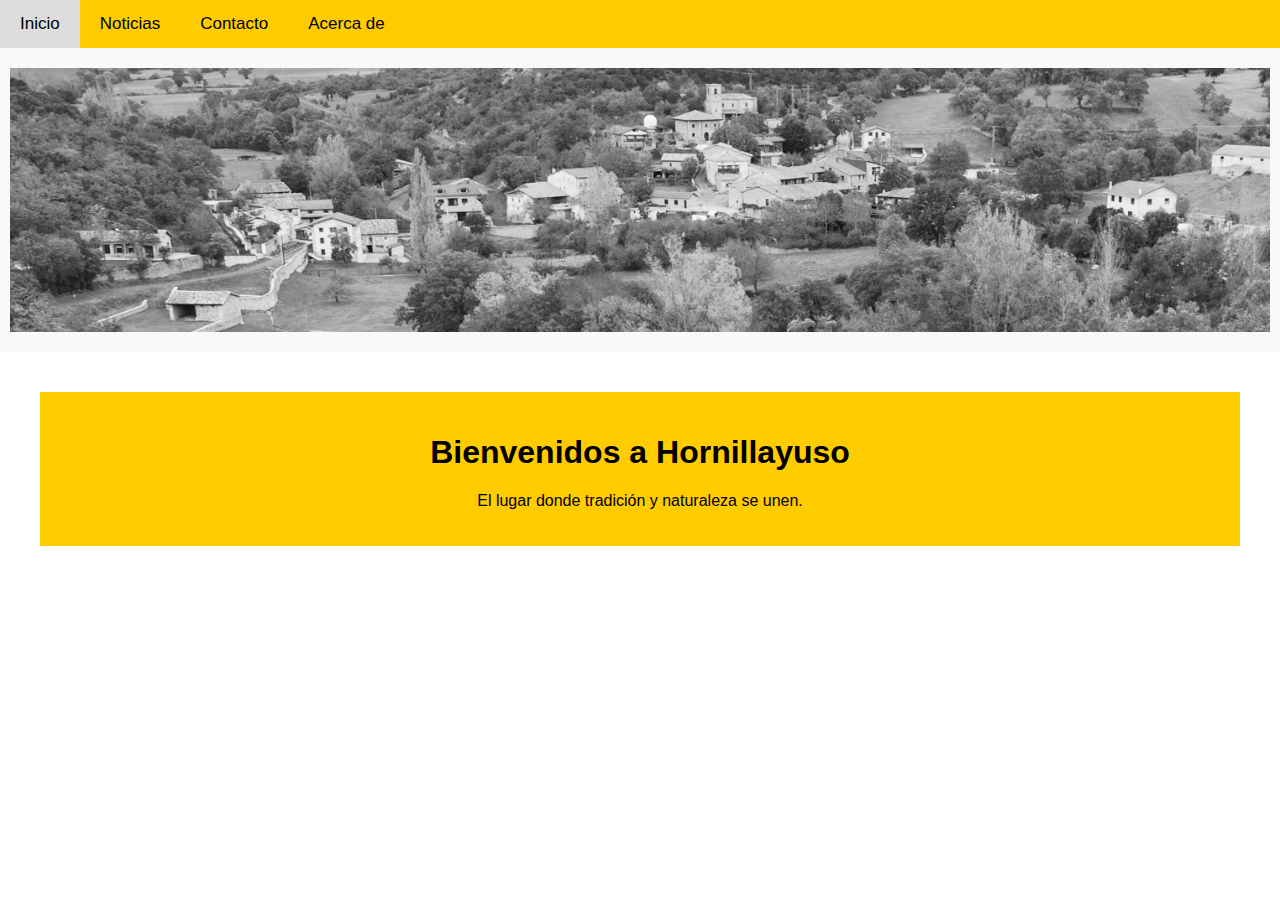
<file: old/index.html>
<!DOCTYPE html>
<html lang="es">
<head>
<meta charset="UTF-8">
<meta name="viewport" content="width=device-width, initial-scale=1.0">
<title>Bienvenidos a Hornillayuso</title>
<style>
  body {
    font-family: 'Arial', sans-serif;
    margin: 0;
    padding: 0;
    background-color: #fff;
    color: #000;
  }
  .menu {
    background-color: #ffcc00;
    overflow: hidden;
  }
  .menu a {
    float: left;
    display: block;
    color: #000;
    text-align: center;
    padding: 14px 20px;
    text-decoration: none;
    font-size: 17px;
  }
  .menu a:hover {
    background-color: #ddd;
    color: black;
  }
  .container {
    padding: 20px;
    text-align: center;
  }
  header {
    background-color: #f9f9f9;
    padding: 20px 10px;
    text-align: center;
  }
  header img {
    width: 100%;
    max-width: 100%;
    height: auto;
    display: block;
    margin-left: auto;
    margin-right: auto;
  }
  .welcome-message {
    margin: 20px;
    padding: 20px;
    background-color: #ffcc00;
    color: #000;
    text-align: center;
  }
</style>
</head>
<body>

<div class="menu">
  <a href="#home">Inicio</a>
  <a href="#news">Noticias</a>
  <a href="#contact">Contacto</a>
  <a href="#about">Acerca de</a>
</div>

<header>
  <img src="/img/imagen.JPG" alt="Vista de Hornillayuso">
</header>

<div class="container">
  <div class="welcome-message">
    <h1>Bienvenidos a Hornillayuso</h1>
    <p>El lugar donde tradición y naturaleza se unen.</p>
  </div>
</div>

</body>
</html>
</file>
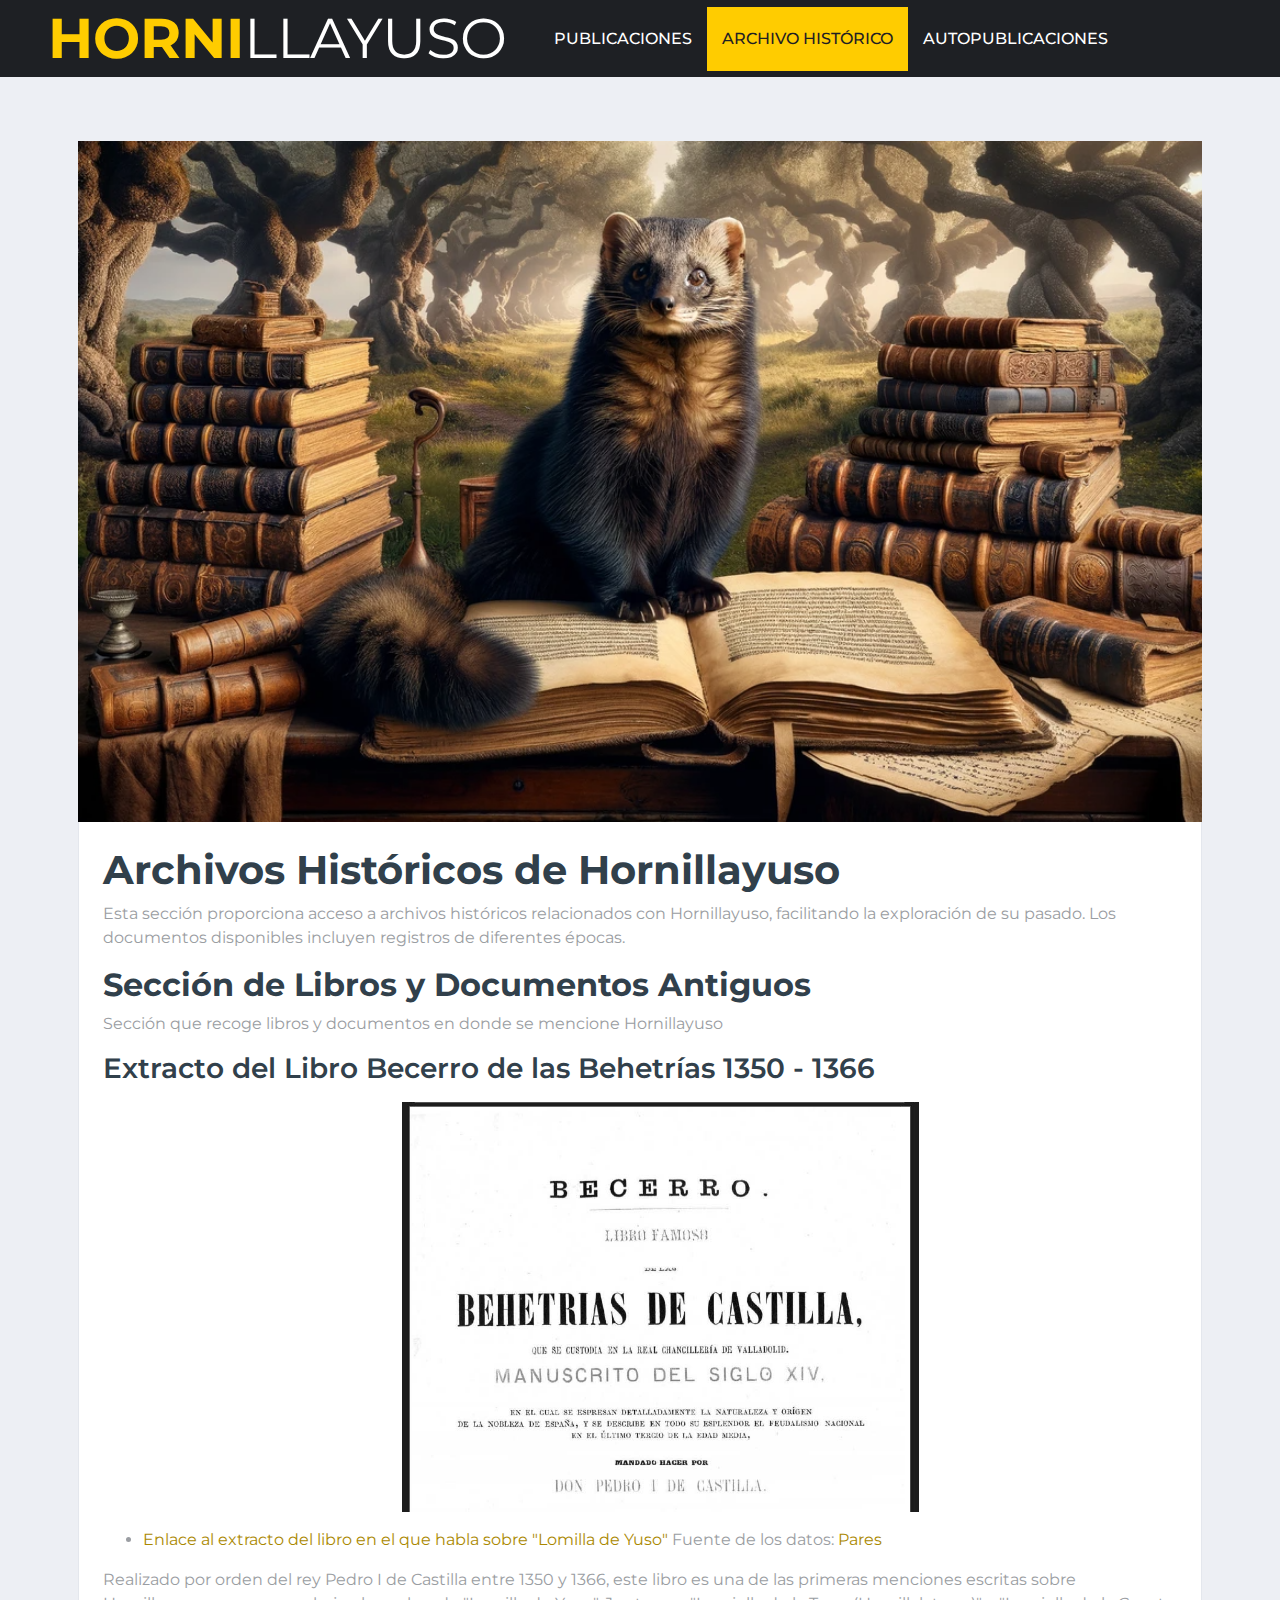
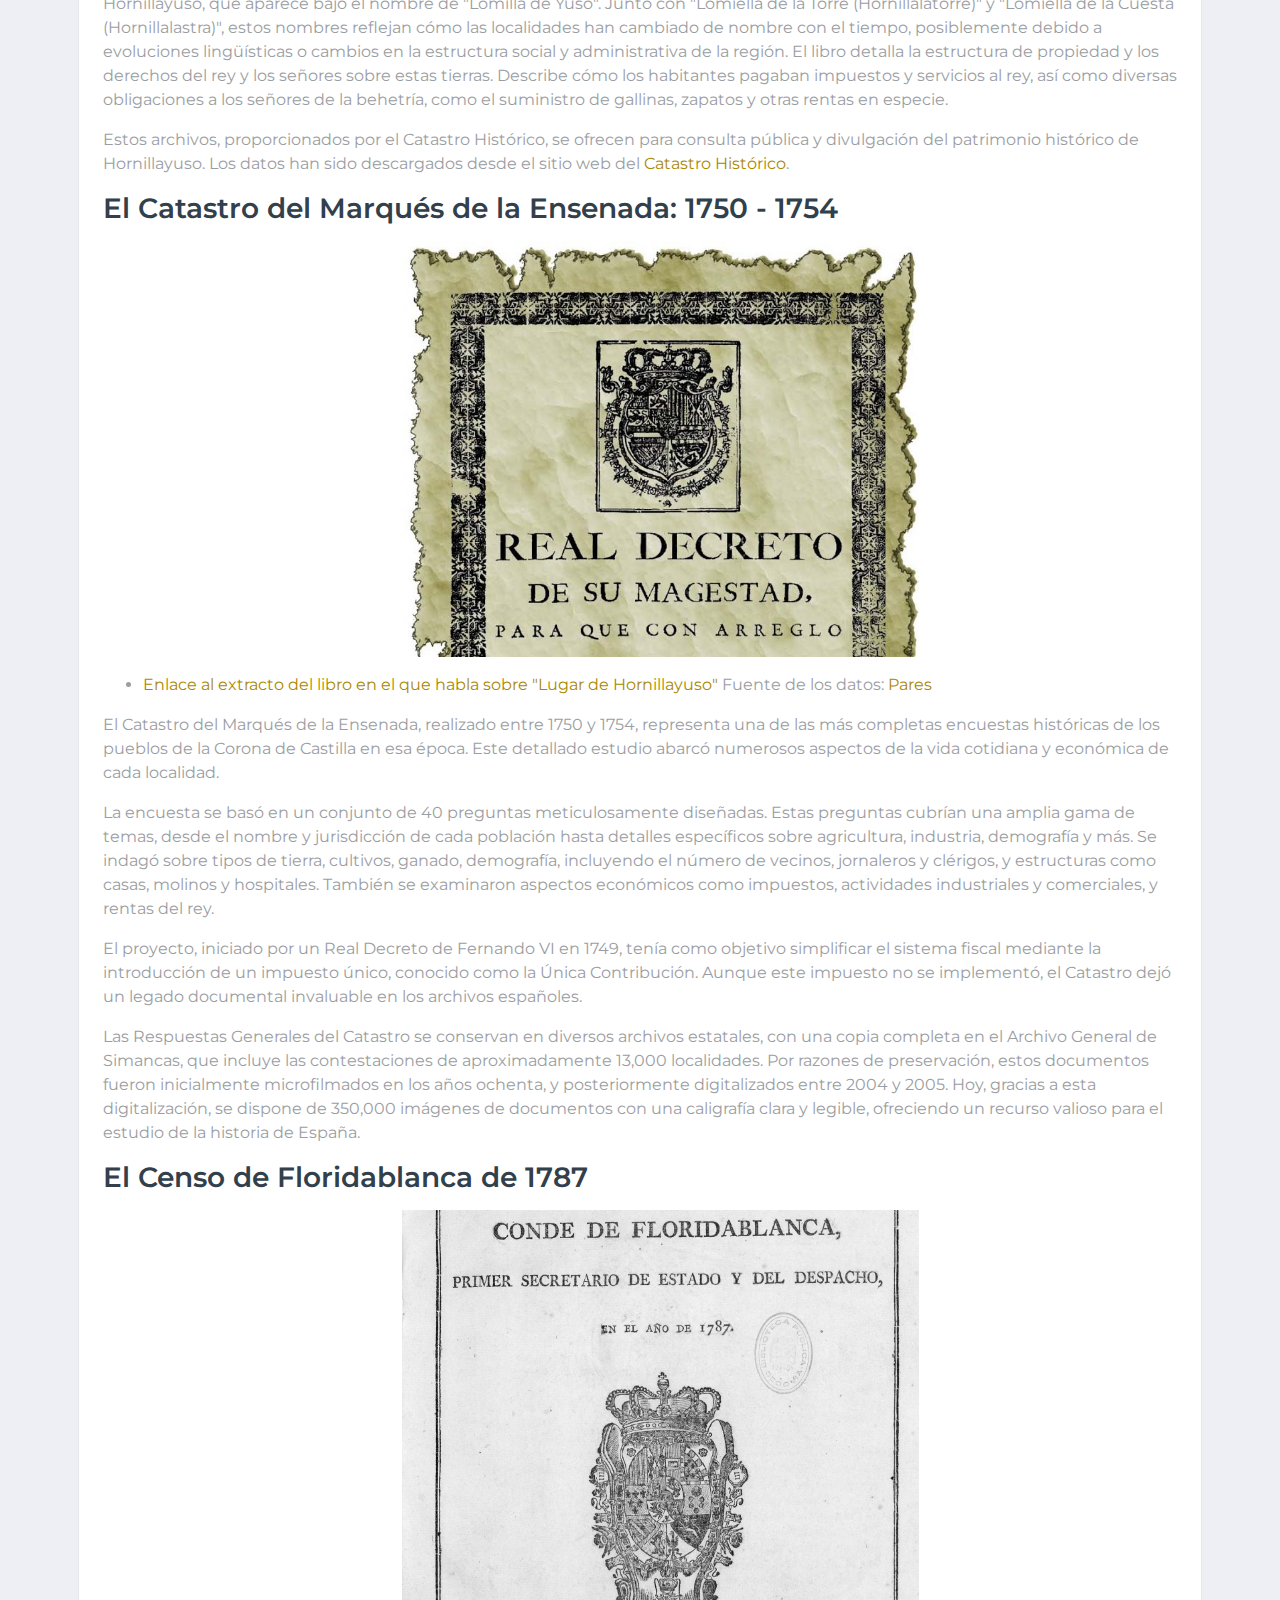
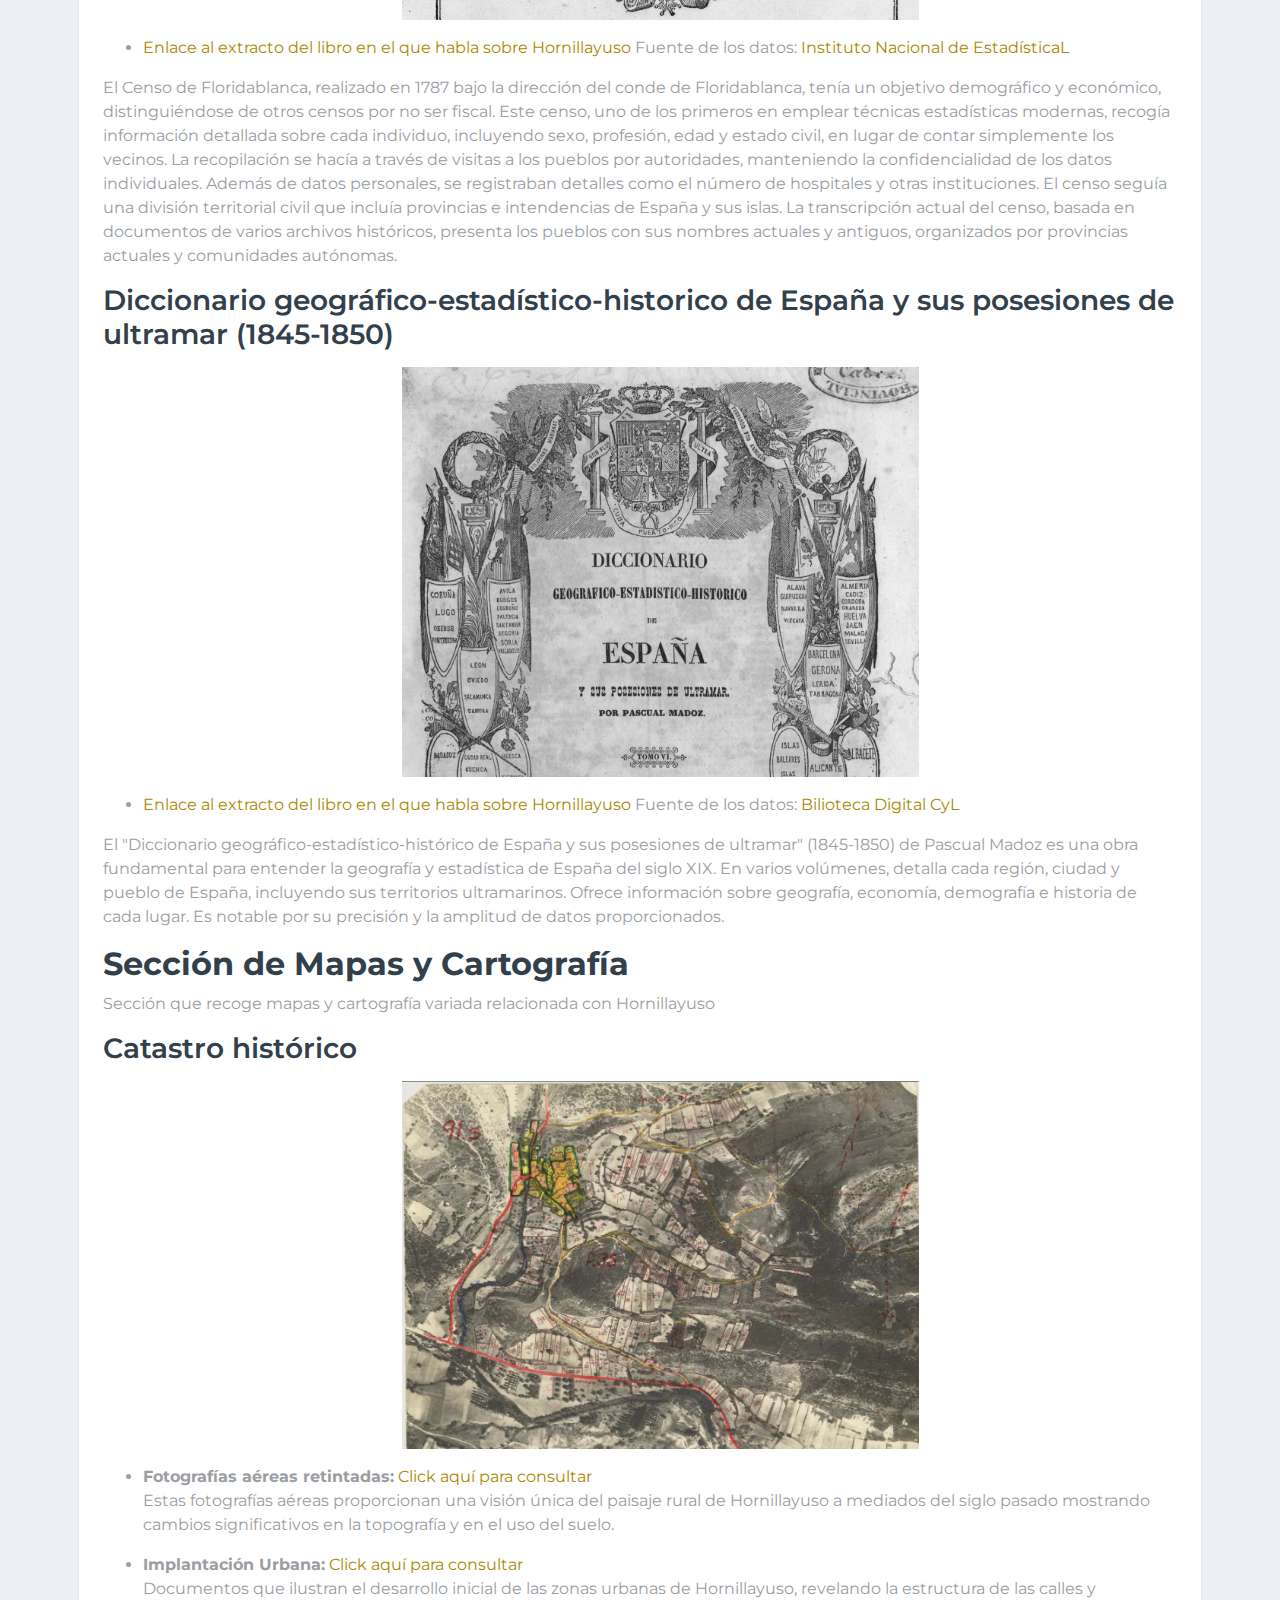
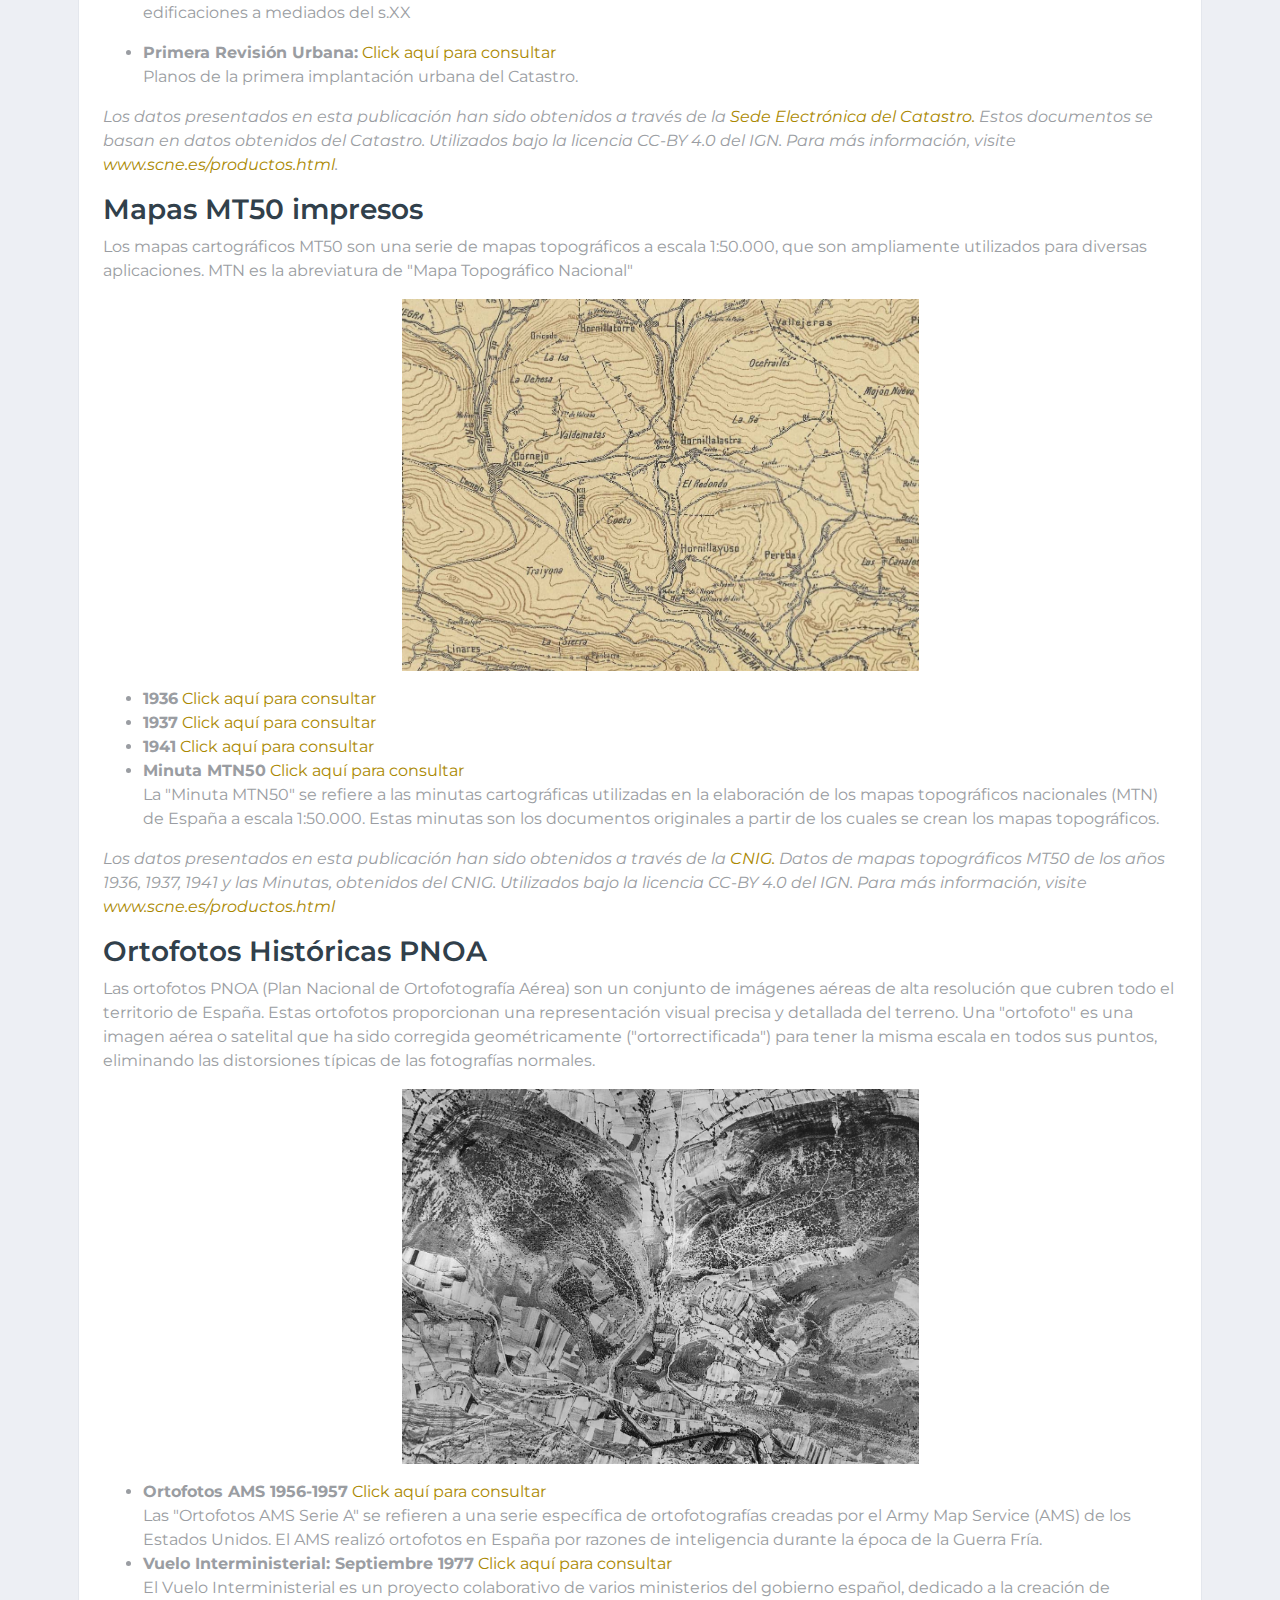
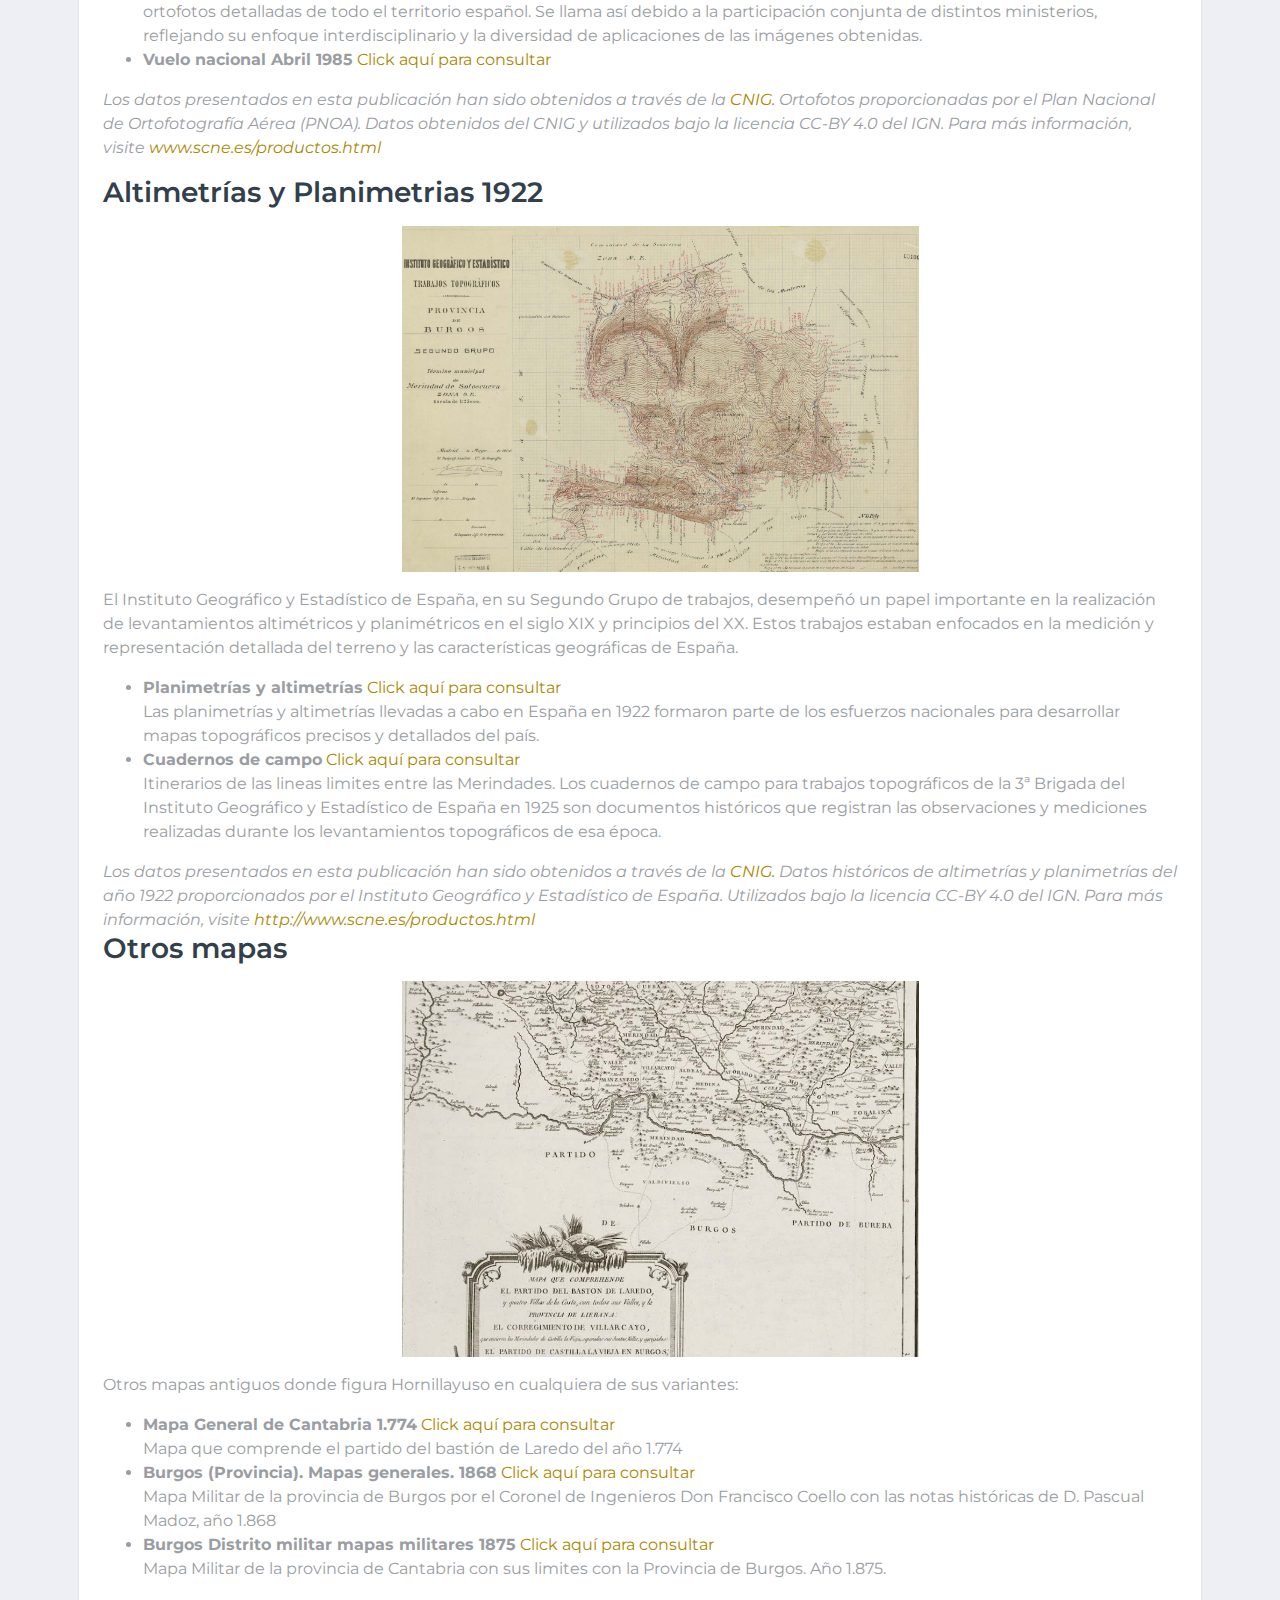
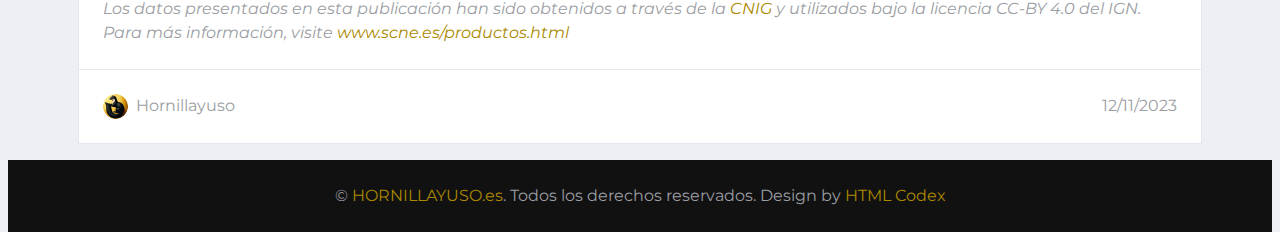
<file: archivo-historico.html>
<!DOCTYPE html>
<html lang="en">

<head>
    <meta charset="utf-8">
    <title>Hornillayuso - Archivo Historico</title>
    <meta content="width=device-width, initial-scale=1.0" name="viewport">
    <meta content="Archivo Historico Hornillayuso" name="keywords">
    <meta content="Archivo Historico Hornillayuso" name="description">

    <!-- Favicon -->
    <link href="img/favicon.ico" rel="icon">

    <!-- Google Web Fonts -->
    <link rel="preconnect" href="https://fonts.gstatic.com">
    <link href="https://fonts.googleapis.com/css2?family=Montserrat:wght@400;500;600;700&display=swap" rel="stylesheet">

    <!-- Font Awesome -->
    <link href="https://cdnjs.cloudflare.com/ajax/libs/font-awesome/5.15.0/css/all.min.css" rel="stylesheet">

    <!-- Libraries Stylesheet -->
    <link href="lib/owlcarousel/assets/owl.carousel.min.css" rel="stylesheet">

    <!-- Customized Bootstrap Stylesheet -->
    <link href="css/style.css" rel="stylesheet">
</head>

<body>

    <!-- Navbar Start -->
    <div class="container-fluid p-0">
        <nav class="navbar navbar-expand-lg bg-dark navbar-dark py-2 py-lg-0 px-lg-5">
            <a href="index.html" class="navbar-brand d-block">
                <h1 class="m-0 display-4 text-uppercase text-primary">Horni<span
                        class="text-white font-weight-normal">llayuso</span></h1>
            </a>
            <button type="button" class="navbar-toggler" data-toggle="collapse" data-target="#navbarCollapse">
                <span class="navbar-toggler-icon"></span>
            </button>
            <div class="collapse navbar-collapse justify-content-between px-0 px-lg-3" id="navbarCollapse">
                <div class="navbar-nav mr-auto py-0">
                    <a href="index.html" class="nav-item nav-link">Publicaciones</a>
                    <a href="archivo-historico.html" class="nav-item nav-link active">Archivo Histórico</a>
                    <a href="autopublicaciones.html" class="nav-item nav-link">Autopublicaciones</a>
                    <!--div class="nav-item dropdown">
                        <a href="#" class="nav-link dropdown-toggle" data-toggle="dropdown">Dropdown</a>
                        <div class="dropdown-menu rounded-0 m-0">
                            <a href="#" class="dropdown-item">Menu item 1</a>
                            <a href="#" class="dropdown-item">Menu item 2</a>
                            <a href="#" class="dropdown-item">Menu item 3</a>
                        </div>
                    </div-->
                </div>
            </div>
        </nav>
    </div>
    <!-- Navbar End -->


    <!-- Main News Slider Start -->
    <div class="container-fluid">
        <div class="row">
            <div class="col-md-12">
                <!--img src="img/imagen.JPG" alt="Descripción de la imagen" class="img-fluid"-->
            </div>
        </div>
    </div>
    <!-- Main News Slider End -->



    <!-- Featured News Slider Start -->
    <div class="container-fluid pt-5 mb-3">

    </div>
    <!-- Featured News Slider End -->


    <!-- News With Sidebar Start -->
    <div class="container-fluid">
        <div class="container">
            <div class="row">
                <div class="col-lg-12">
                    <!-- News Detail Start -->
                    <div class="position-relative mb-3">
                        <img class="img-fluid w-100" src="img/archivo/portada.png" style="object-fit: cover;">
                        <div class="bg-white border border-top-0 p-4">

                            <section>

                                <h1>Archivos Históricos de Hornillayuso</h1>
                                <p>Esta sección proporciona acceso a archivos históricos relacionados con Hornillayuso,
                                    facilitando la exploración de su pasado. Los documentos disponibles incluyen
                                    registros de diferentes épocas.</p>

                                <h2>Sección de Libros y Documentos Antiguos</h2>
                                <p>Sección que recoge libros y documentos en donde se mencione Hornillayuso</p>


                                    <!-- ------------------ Extracto del Libro Becerro de las Behetrías -->
                                <h3>Extracto del Libro Becerro de las Behetrías 1350 - 1366</h3>
                                <ul>
                                    <p>
                                    <div style="display: flex; justify-content: center;">
                                        <img class="img-fluid" src="img/archivo/librobecerro.jpg"
                                            style="object-fit: cover; width: 50%;">
                                    </div>
                                    </p>
                                    <li>
                                        <a href="https://drive.google.com/drive/folders/1GBq3E1yV4ZzUTkZ0krSF0jug0MU756hY?usp=drive_link"
                                            target="_blank">Enlace al extracto del libro en el que habla sobre "Lomilla
                                            de Yuso" </a>
                                        Fuente de los datos:
                                        <a href="https://pares.mcu.es/Catastro/" target="_blank">
                                            Pares</a>
                                    </li>
                                </ul>
                                </p>
                                <p>Realizado por orden del rey Pedro I de Castilla entre 1350 y 1366, este libro
                                    es una de las primeras menciones escritas sobre Hornillayuso, que aparece
                                    bajo el nombre de "Lomilla de Yuso". Junto con "Lomiella de la Torre
                                    (Hornillalatorre)" y "Lomiella de la Cuesta (Hornillalastra)", estos nombres
                                    reflejan cómo las localidades han cambiado de nombre con el tiempo,
                                    posiblemente debido a evoluciones lingüísticas o cambios en la estructura
                                    social y administrativa de la región. El libro detalla la estructura de
                                    propiedad y los derechos del rey y los señores sobre estas tierras. Describe
                                    cómo los habitantes pagaban impuestos y servicios al rey, así como diversas
                                    obligaciones a los señores de la behetría, como el suministro de gallinas,
                                    zapatos y otras rentas en especie.</p>
                                </li>

                                <p>Estos archivos, proporcionados por el Catastro Histórico, se ofrecen para consulta
                                    pública y divulgación del patrimonio histórico de Hornillayuso. Los datos han sido
                                    descargados desde el sitio web del <a
                                        href="https://www.sedecatastro.gob.es/DescargaDatos/SecDescargaCartoHistorica.aspx"
                                        target="_blank">Catastro Histórico</a>.</p>

                                <!-- ------------------ El Catastro del Marqués de la Ensenada: Siglo XVIII -->
                                <h3>El Catastro del Marqués de la Ensenada: 1750 - 1754</h3>
                                <p>
                                <ul>
                                    <p>
                                    <div style="display: flex; justify-content: center;">
                                        <img class="img-fluid" src="img/archivo/catastroportada.jpg"
                                            style="object-fit: cover; width: 50%;">
                                    </div>
                                    </p>
                                    <li>
                                        <a href="https://drive.google.com/drive/folders/14vLaYGK7xxXd1kfw3VgiuiotPReTLRLk?usp=drive_link"
                                            target="_blank">Enlace al extracto del libro en el que habla sobre "Lugar de
                                            Hornillayuso" </a>
                                        Fuente de los datos:
                                        <a href="https://pares.mcu.es/Catastro/" target="_blank">
                                            Pares</a>
                                    </li>
                                </ul>

                                </p>
                                <p>El Catastro del Marqués de la Ensenada, realizado entre 1750 y 1754, representa una
                                    de las más completas encuestas históricas de los pueblos de la Corona de Castilla en
                                    esa época. Este detallado estudio abarcó numerosos aspectos de la vida cotidiana y
                                    económica de cada localidad.</p>
                                <p>La encuesta se basó en un conjunto de 40 preguntas meticulosamente diseñadas. Estas
                                    preguntas cubrían una amplia gama de temas, desde el nombre y jurisdicción de cada
                                    población hasta detalles específicos sobre agricultura, industria, demografía y más.
                                    Se indagó sobre tipos de tierra, cultivos, ganado, demografía, incluyendo el número
                                    de vecinos, jornaleros y clérigos, y estructuras como casas, molinos y hospitales.
                                    También se examinaron aspectos económicos como impuestos, actividades industriales y
                                    comerciales, y rentas del rey.</p>
                                <p>El proyecto, iniciado por un Real Decreto de Fernando VI en 1749, tenía como objetivo
                                    simplificar el sistema fiscal mediante la introducción de un impuesto único,
                                    conocido como la Única Contribución. Aunque este impuesto no se implementó, el
                                    Catastro dejó un legado documental invaluable en los archivos españoles.</p>
                                <p>Las Respuestas Generales del Catastro se conservan en diversos archivos estatales,
                                    con una copia completa en el Archivo General de Simancas, que incluye las
                                    contestaciones de aproximadamente 13,000 localidades. Por razones de preservación,
                                    estos documentos fueron inicialmente microfilmados en los años ochenta, y
                                    posteriormente digitalizados entre 2004 y 2005. Hoy, gracias a esta digitalización,
                                    se dispone de 350,000 imágenes de documentos con una caligrafía clara y legible,
                                    ofreciendo un recurso valioso para el estudio de la historia de España.</p>

                                <!-- ------------------ El Censo de Floridablanca de 1787 -->
                                <h3>El Censo de Floridablanca de 1787</h3>
                                <p>
                                <ul>
                                    <p>
                                    <div style="display: flex; justify-content: center;">
                                        <img class="img-fluid" src="img/archivo/floridablancaportada.jpg"
                                            style="object-fit: cover; width: 50%;">
                                    </div>
                                    </p>
                                    <li>
                                        <a href="https://drive.google.com/file/d/1DE8H8csVPpsuEq0VVdtg0mNfkhWs5_Ug/view?usp=sharing"
                                            target="_blank">Enlace al extracto del libro en el que habla sobre
                                            Hornillayuso</a>
                                        Fuente de los datos:
                                        <a href="https://www.ine.es/ss/Satellite?L=es_ES&c=INEPublicacion_C&cid=1259949437001&p=1254735110672&pagename=ProductosYServicios%2FPYSLayout&param1=PYSDetalleGratuitas"
                                            target="_blank">
                                            Instituto Nacional de EstadísticaL</a>
                                    </li>
                                </ul>

                                </p>
                                <p>El Censo de Floridablanca, realizado en 1787 bajo la dirección del conde de
                                    Floridablanca, tenía un objetivo demográfico y económico, distinguiéndose de otros
                                    censos por no ser fiscal. Este censo, uno de los primeros en emplear técnicas
                                    estadísticas modernas, recogía información detallada sobre cada individuo,
                                    incluyendo sexo, profesión, edad y estado civil, en lugar de contar simplemente los
                                    vecinos. La recopilación se hacía a través de visitas a los pueblos por autoridades,
                                    manteniendo la confidencialidad de los datos individuales. Además de datos
                                    personales, se registraban detalles como el número de hospitales y otras
                                    instituciones. El censo seguía una división territorial civil que incluía provincias
                                    e intendencias de España y sus islas. La transcripción actual del censo, basada en
                                    documentos de varios archivos históricos, presenta los pueblos con sus nombres
                                    actuales y antiguos, organizados por provincias actuales y comunidades autónomas.
                                </p>


                                <!-- ------------------ Diccionario geográfico-estadístico-historico de España y sus posesiones de ultramar
                                    (1845-1850) -->
                                <h3>Diccionario geográfico-estadístico-historico de España y sus posesiones de ultramar
                                    (1845-1850)</h3>
                                <p>
                                <ul>
                                    <p>
                                    <div style="display: flex; justify-content: center;">
                                        <img class="img-fluid" src="img/archivo/madozportada.jpg"
                                            style="object-fit: cover; width: 50%;">
                                    </div>
                                    </p>
                                    <li>
                                        <a href="https://drive.google.com/drive/folders/1ONvjcCMliYcQMrExQRY_uXUWcI6n4J9o?usp=sharing"
                                            target="_blank">Enlace al extracto del libro en el que habla sobre
                                            Hornillayuso</a>
                                        Fuente de los datos:
                                        <a href="https://bibliotecadigital.jcyl.es/es/consulta/registro.do?id=16877"
                                            target="_blank">
                                            Bilioteca Digital CyL</a>
                                    </li>
                                </ul>

                                </p>
                                <p>El "Diccionario geográfico-estadístico-histórico de España y sus posesiones de
                                    ultramar" (1845-1850) de Pascual Madoz es una obra fundamental para entender la
                                    geografía y estadística de España del siglo XIX. En varios volúmenes, detalla cada
                                    región, ciudad y pueblo de España, incluyendo sus territorios ultramarinos. Ofrece
                                    información sobre geografía, economía, demografía e historia de cada lugar. Es
                                    notable por su precisión y la amplitud de datos proporcionados.</p>

    
                                <h2>Sección de Mapas y Cartografía</h2>
                                <p>Sección que recoge mapas y cartografía variada relacionada con Hornillayuso</p>
                                <!-- ------------------Catastro histórico-->
                                <h3>Catastro histórico</h3>
                                <ul>
                                    <p>
                                    <div style="display: flex; justify-content: center;">
                                        <img class="img-fluid" src="img/archivo/fotografiaretintada.jpg"
                                            style="object-fit: cover; width: 50%;">
                                    </div>
                                    </p>
                                    <li>
                                        <strong>Fotografías aéreas retintadas:</strong> <a
                                            href="https://drive.google.com/drive/folders/1C235IxBuo84oKAVW215kwaXhNbtaft-h?usp=drive_link"
                                            target="_blank">Click aquí para consultar</a>
                                        <p>Estas fotografías aéreas proporcionan una visión única del paisaje rural de
                                            Hornillayuso a mediados del siglo pasado mostrando cambios significativos en
                                            la
                                            topografía y en el uso del suelo.</p>
                                    </li>
                                    <li>
                                        <strong>Implantación Urbana:</strong> <a
                                            href="https://drive.google.com/drive/folders/1msewagvhkZpWEhMAOeiR5uCow8lnMvNE?usp=drive_link"
                                            target="_blank">Click aquí para consultar</a>
                                        <p>Documentos que ilustran el desarrollo inicial de las zonas urbanas de
                                            Hornillayuso, revelando la estructura de las calles y edificaciones a
                                            mediados del s.XX</p>
                                    </li>
                                    <li>
                                        <strong>Primera Revisión Urbana:</strong> <a
                                            href="https://drive.google.com/drive/folders/1T6kaVGz3771eIFZXQR8TJDjC_q8VSFjK?usp=drive_link"
                                            target="_blank">Click aquí para consultar</a>
                                        <p>Planos de la primera implantación urbana del Catastro.</p>
                                    </li>
                                </ul>
                                <p>
                                    <i>Los datos presentados en esta publicación han sido obtenidos a
                                        través de la
                                        <a href="https://www.sedecatastro.gob.es/DescargaDatos/SecDescargaCartoHistorica.aspx"
                                            target="_blank">Sede Electrónica del Catastro. </a> Estos documentos se
                                        basan en datos obtenidos del Catastro. Utilizados bajo la
                                        licencia CC-BY 4.0 del IGN. Para más información, visite
                                        <a href="http://www.scne.es/productos.html"
                                            target="_blank">www.scne.es/productos.html</a>.
                                    </i>
                                </p>

                                <!-- ------------------Mapas MT50 impresos-->
                                <h3>Mapas MT50 impresos</h3>
                                <p>Los mapas cartográficos MT50 son una serie de mapas topográficos a escala 1:50.000,
                                    que son ampliamente utilizados para diversas aplicaciones. MTN es la abreviatura de
                                    "Mapa Topográfico Nacional"</p>
                                <ul>
                                    <p>
                                    <div style="display: flex; justify-content: center;">
                                        <img class="img-fluid" src="img/archivo/MT50.jpg"
                                            style="object-fit: cover; width: 50%;">
                                    </div>
                                    </p>
                                    <li>
                                        <strong>1936</strong> <a
                                            href="https://drive.google.com/file/d/1noRBVCqj_ZGpmiM0Dom7kNcOImd2P3ar/view?usp=drive_link"
                                            target="_blank">Click aquí para consultar</a>
                                    </li>
                                    <li>
                                        <strong>1937</strong> <a
                                            href="https://drive.google.com/file/d/1Pi5r5oVl1m4jdCr2rHKP9iz73HV32D5u/view?usp=sharing"
                                            target="_blank">Click aquí para consultar</a>

                                    </li>
                                    <li>
                                        <strong>1941</strong> <a
                                            href="https://drive.google.com/file/d/1NhgivVvhRyBM9P13xaw_sfO6HbmxmISE/view?usp=sharing"
                                            target="_blank">Click aquí para consultar</a>
                                    </li>
                                    <li>
                                        <strong>Minuta MTN50</strong> <a
                                            href="https://drive.google.com/file/d/1xew59jNNms6AaNbkazbXxlAONfdgMJW1/view?usp=sharing"
                                            target="_blank">Click aquí para
                                            consultar</a><br>
                                        La "Minuta MTN50" se refiere a las minutas cartográficas utilizadas en la
                                        elaboración de los mapas topográficos nacionales (MTN) de España a escala
                                        1:50.000. Estas minutas son los documentos originales a partir de los cuales se
                                        crean los mapas topográficos.
                                    </li>
                                </ul>
                                <p>
                                    <i>Los datos presentados en esta publicación han sido obtenidos a
                                        través de la
                                        <a href="https://centrodedescargas.cnig.es/CentroDescargas"
                                            target="_blank">CNIG. </a> Datos de mapas topográficos MT50 de los años
                                        1936, 1937, 1941 y las Minutas, obtenidos del CNIG.
                                        Utilizados bajo la licencia CC-BY 4.0 del IGN. Para más información, visite <a
                                            href="http://www.scne.es/productos.html"
                                            target="_blank">www.scne.es/productos.html</a>
                                    </i>
                                </p>

                                <!-- ------------------Ortofotos Históricas PNOA-->
                                <h3>Ortofotos Históricas PNOA</h3>
                                <p>Las ortofotos PNOA (Plan Nacional de Ortofotografía Aérea) son un conjunto de
                                    imágenes aéreas de alta resolución que cubren todo el territorio de España. Estas
                                    ortofotos proporcionan una representación visual precisa y detallada del terreno.
                                    Una "ortofoto" es una imagen aérea o satelital que ha sido corregida geométricamente
                                    ("ortorrectificada") para tener la misma escala en todos sus puntos, eliminando las
                                    distorsiones típicas de las fotografías normales. </p>
                                <ul>
                                    <p>
                                    <div style="display: flex; justify-content: center;">
                                        <img class="img-fluid" src="img/archivo/ortofoto.jpg"
                                            style="object-fit: cover; width: 50%;">
                                    </div>
                                    </p>
                                    <li>
                                        <strong>Ortofotos AMS 1956-1957</strong> <a
                                            href="https://drive.google.com/file/d/1jKeN0lNxeK0aUUBsV6YXsMb9t96TEYuJ/view?usp=sharing"
                                            target="_blank">Click aquí para consultar</a><br>
                                        Las "Ortofotos AMS Serie A" se refieren a una serie específica de
                                        ortofotografías creadas por el Army Map Service (AMS) de los Estados Unidos. El
                                        AMS realizó ortofotos en España por razones de inteligencia
                                        durante la época de la Guerra Fría.
                                    </li>
                                    <li>
                                        <strong>Vuelo Interministerial: Septiembre 1977</strong> <a
                                            href="https://drive.google.com/drive/folders/1A3ygV1UP7lJpYOy42YOdgKnvNVvn8pwn?usp=sharing"
                                            target="_blank">Click aquí para consultar</a><br>
                                        El Vuelo Interministerial es un proyecto colaborativo de varios ministerios del
                                        gobierno español, dedicado a la creación de ortofotos detalladas de todo el
                                        territorio español. Se llama así debido a la participación conjunta de distintos
                                        ministerios, reflejando su enfoque interdisciplinario y la diversidad de
                                        aplicaciones de las imágenes obtenidas.

                                    </li>
                                    <li>
                                        <strong>Vuelo nacional Abril 1985</strong> <a
                                            href="https://drive.google.com/file/d/1KplAXGwcPxfadXE4eiZgBOUFDvv8-fiF/view?usp=sharing"
                                            target="_blank">Click
                                            aquí para consultar</a>
                                    </li>
                                </ul>
                                <p>
                                    <i>Los datos presentados en esta publicación han sido obtenidos a
                                        través de la
                                        <a href="https://centrodedescargas.cnig.es/CentroDescargas"
                                            target="_blank">CNIG. </a> Ortofotos proporcionadas por el Plan Nacional de
                                        Ortofotografía Aérea (PNOA). Datos obtenidos del CNIG y utilizados bajo la
                                        licencia CC-BY 4.0 del IGN. Para más información, visite
                                        <a href="http://www.scne.es/productos.html"
                                            target="_blank">www.scne.es/productos.html</a>
                                    </i>
                                </p>

                                <!-- ------------------ Altimetrías y Planimetrias 1922 -->
                                <h3>Altimetrías y Planimetrias 1922</h3>
                                <p>
                                <ul>
                                    <p>
                                    <div style="display: flex; justify-content: center;">
                                        <img class="img-fluid" src="img/archivo/altimetria.jpg"
                                            style="object-fit: cover; width: 50%;">
                                    </div>
                                    </p>
                                </ul>

                                </p>
                                <p>El Instituto Geográfico y Estadístico de España, en su Segundo Grupo de trabajos,
                                    desempeñó un papel importante en la realización de levantamientos altimétricos y
                                    planimétricos en el siglo XIX y principios del XX. Estos trabajos estaban enfocados
                                    en la medición y representación detallada del terreno y las características
                                    geográficas de España.</p>

                                <ul>
                                    <p>
                                        <li>
                                            <strong>Planimetrías y altimetrías</strong> <a
                                                href="https://drive.google.com/drive/folders/1bYxU5AskC0UIwSvT6ssxGwUtnrmsaQrS?usp=sharing"
                                                target="_blank">Click aquí para
                                                consultar</a><br>
                                            Las planimetrías y altimetrías llevadas a cabo en España en 1922 formaron
                                            parte de los esfuerzos nacionales para desarrollar mapas topográficos
                                            precisos y detallados del país.

                                        </li>
                                        <li>
                                            <strong>Cuadernos de campo</strong> <a
                                                href="https://drive.google.com/drive/folders/1uGHTKZyrTgZi7dribCAq8lorDcM0G3vg?usp=sharing"
                                                target="_blank">Click aquí
                                                para
                                                consultar</a>
                                            <br>
                                            Itinerarios de las lineas limites entre las Merindades. Los cuadernos de
                                            campo para trabajos topográficos de la 3ª Brigada del
                                            Instituto Geográfico y Estadístico de España en 1925 son documentos
                                            históricos que
                                            registran las observaciones y mediciones realizadas durante los
                                            levantamientos topográficos de esa época.

                                        </li>


                                </ul>
                                <i>Los datos presentados en esta publicación han sido obtenidos a
                                    través de la
                                    <a href="https://centrodedescargas.cnig.es/CentroDescargas" target="_blank">CNIG.
                                    </a> Datos históricos de altimetrías y planimetrías del año 1922 proporcionados por
                                    el
                                    Instituto Geográfico y Estadístico de España. Utilizados bajo la licencia CC-BY 4.0
                                    del
                                    IGN. Para más información, visite
                                    <a href="www.scne.es/productos.html"
                                        target="_blank">http://www.scne.es/productos.html</a>
                                </i>

                                <!-- ------------------ Otros Mapas -->
                                <h3>Otros mapas</h3>
                                <p>
                                <ul>
                                    <p>
                                    <div style="display: flex; justify-content: center;">
                                        <img class="img-fluid" src="img/archivo/mapacantabria.jpg"
                                            style="object-fit: cover; width: 50%;">
                                    </div>
                                    </p>
                                </ul>

                                </p>
                                <p>Otros mapas antiguos donde figura Hornillayuso en cualquiera de sus variantes:</p>

                                <ul>
                                    <p>
                                        <li>
                                            <strong>Mapa General de Cantabria 1.774</strong> <a
                                                href="https://drive.google.com/file/d/1jfWWVqrjFOhSpg_E_G-lGU1WtMx2N8tR/view?usp=drive_link"
                                                target="_blank">Click aquí para
                                                consultar</a><br>
                                            Mapa que comprende el partido del bastión de Laredo del año 1.774

                                        </li>
                                        <li>
                                            <strong>Burgos (Provincia). Mapas generales. 1868</strong> <a
                                                href="https://drive.google.com/file/d/1P-fKbkq3SOo76wyNuSjQPAKe668U6PCh/view?usp=sharing"
                                                target="_blank">Click aquí
                                                para
                                                consultar</a>
                                            <br>
                                            Mapa Militar de la provincia de Burgos por el Coronel de Ingenieros Don
                                            Francisco Coello con las notas históricas de D. Pascual Madoz, año 1.868
                                        </li>
                                        <li>
                                            <strong>Burgos Distrito militar mapas militares 1875</strong> <a
                                                href="https://drive.google.com/file/d/1GouC4v3I1jVYIXFVrqxx21r6CmFiWBAb/view?usp=sharing"
                                                target="_blank">Click aquí
                                                para
                                                consultar</a>
                                            <br>
                                            Mapa Militar de la provincia de Cantabria con sus limites con la Provincia
                                            de Burgos. Año 1.875.
                                        </li>


                                </ul>
                                <i>Los datos presentados en esta publicación han sido obtenidos a
                                    través de la
                                    <a href="https://centrodedescargas.cnig.es/CentroDescargas" target="_blank">CNIG</a>
                                    y utilizados bajo la
                                    licencia CC-BY 4.0 del IGN. Para más información, visite
                                    <a href="http://www.scne.es/productos.html"
                                        target="_blank">www.scne.es/productos.html</a>
                                </i>
                            </section>
                        </div>

                        <div class="d-flex justify-content-between bg-white border border-top-0 p-4">
                            <div class="d-flex align-items-center">
                                <img class="rounded-circle mr-2" src="img/user.png" width="25" height="25" alt="">
                                <span>Hornillayuso</span>

                            </div>
                            <a>12/11/2023</a>

                        </div>
                    </div>
                    <!-- News Detail End -->
                </div>
            </div>
        </div>
        <!-- News With Sidebar End -->


        <!-- Footer Start -->

        <div class="container-fluid py-4 px-sm-3 px-md-5" style="background: #111111;">
            <p class="m-0 text-center">&copy; <a href="#">HORNILLAYUSO.es</a>. Todos los derechos reservados.

                <!--/*** This template is free as long as you keep the footer author’s credit link/attribution link/backlink. If you'd like to use the template without the footer author’s credit link/attribution link/backlink, you can purchase the Credit Removal License from "https://htmlcodex.com/credit-removal". Thank you for your support. ***/-->
                Design by <a href="https://htmlcodex.com">HTML Codex</a>
            </p>
        </div>
        <!-- Footer End -->


        <!-- Back to Top -->
        <a href="#" class="btn btn-primary btn-square back-to-top"><i class="fa fa-arrow-up"></i></a>


        <!-- JavaScript Libraries -->
        <script src="https://code.jquery.com/jquery-3.4.1.min.js"></script>
        <script src="https://stackpath.bootstrapcdn.com/bootstrap/4.4.1/js/bootstrap.bundle.min.js"></script>
        <script src="lib/easing/easing.min.js"></script>
        <script src="lib/owlcarousel/owl.carousel.min.js"></script>

        <!-- Template Javascript -->
        <script src="js/main.js"></script>
</body>

</html>
</file>
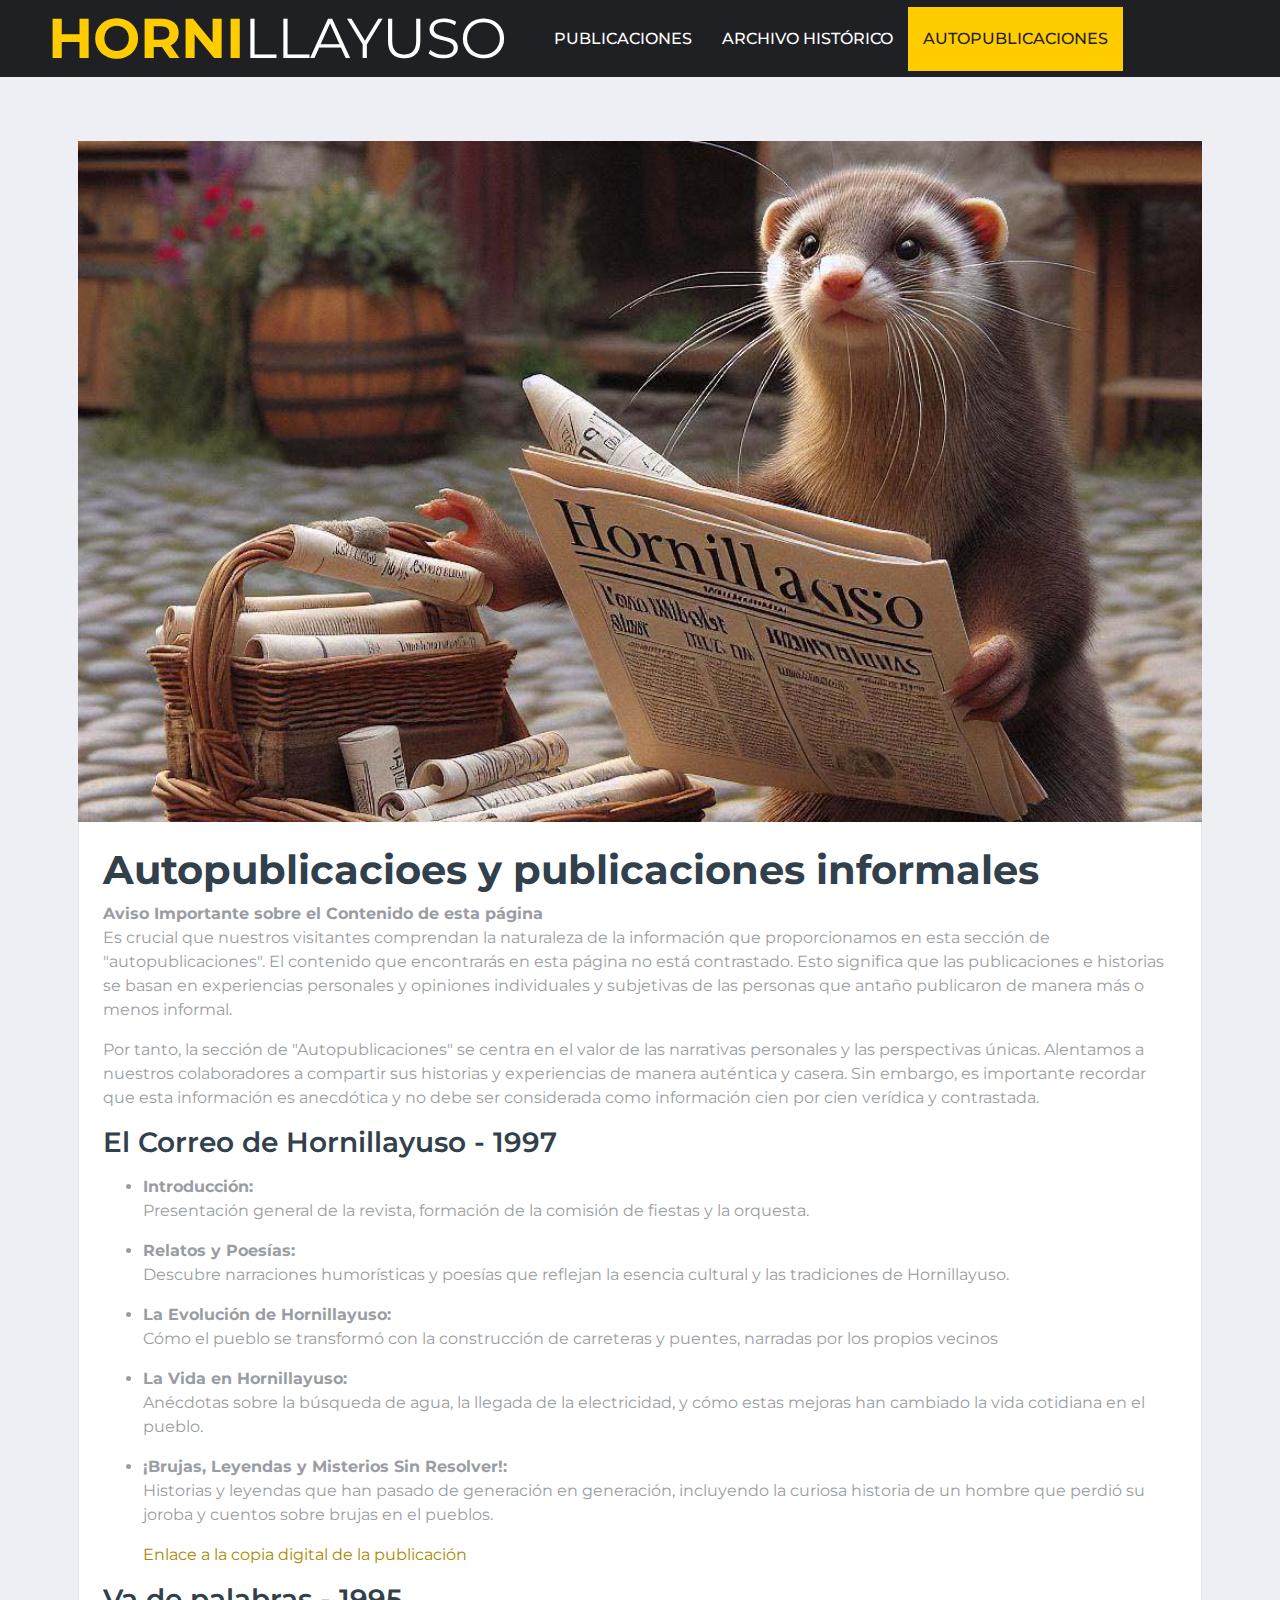
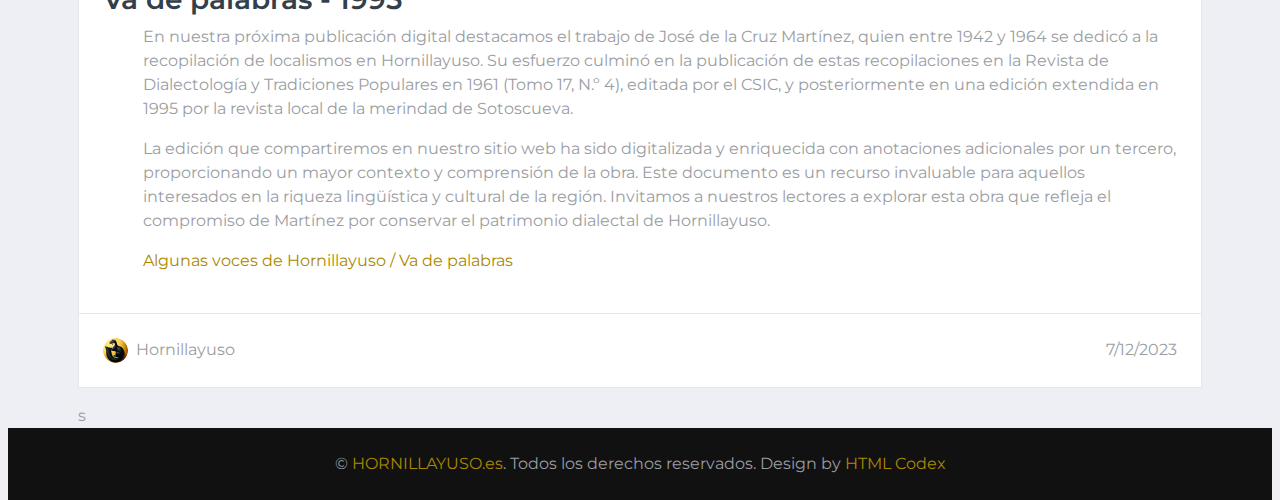
<file: autopublicaciones.html>
<!DOCTYPE html>
<html lang="en">

<head>
    <meta charset="utf-8">
    <title>Hornillayuso - Autopublicaciones</title>
    <meta content="width=device-width, initial-scale=1.0" name="viewport">
    <meta content="Autopublicaciones" name="keywords">
    <meta content="Publicaciones locales" name="description">

    <!-- Favicon -->
    <link href="img/favicon.ico" rel="icon">

    <!-- Google Web Fonts -->
    <link rel="preconnect" href="https://fonts.gstatic.com">
    <link href="https://fonts.googleapis.com/css2?family=Montserrat:wght@400;500;600;700&display=swap" rel="stylesheet">

    <!-- Font Awesome -->
    <link href="https://cdnjs.cloudflare.com/ajax/libs/font-awesome/5.15.0/css/all.min.css" rel="stylesheet">

    <!-- Libraries Stylesheet -->
    <link href="lib/owlcarousel/assets/owl.carousel.min.css" rel="stylesheet">

    <!-- Customized Bootstrap Stylesheet -->
    <link href="css/style.css" rel="stylesheet">
</head>

<body>

    <!-- Navbar Start -->
    <div class="container-fluid p-0">
        <nav class="navbar navbar-expand-lg bg-dark navbar-dark py-2 py-lg-0 px-lg-5">
            <a href="index.html" class="navbar-brand d-block">
                <h1 class="m-0 display-4 text-uppercase text-primary">Horni<span
                        class="text-white font-weight-normal">llayuso</span></h1>
            </a>
            <button type="button" class="navbar-toggler" data-toggle="collapse" data-target="#navbarCollapse">
                <span class="navbar-toggler-icon"></span>
            </button>
            <div class="collapse navbar-collapse justify-content-between px-0 px-lg-3" id="navbarCollapse">
                <div class="navbar-nav mr-auto py-0">
                    <a href="index.html" class="nav-item nav-link">Publicaciones</a>
                    <a href="archivo-historico.html" class="nav-item nav-link">Archivo Histórico</a>
                    <a href="autopublicaciones.html" class="nav-item nav-link active">Autopublicaciones</a>
                    <!--div class="nav-item dropdown">
                        <a href="#" class="nav-link dropdown-toggle" data-toggle="dropdown">Dropdown</a>
                        <div class="dropdown-menu rounded-0 m-0">
                            <a href="#" class="dropdown-item">Menu item 1</a>
                            <a href="#" class="dropdown-item">Menu item 2</a>
                            <a href="#" class="dropdown-item">Menu item 3</a>
                        </div>
                    </div-->
                </div>
            </div>
        </nav>
    </div>
    <!-- Navbar End -->


    <!-- Main News Slider Start -->
    <div class="container-fluid">
        <div class="row">
            <div class="col-md-12">
                <!--img src="img/imagen.JPG" alt="Descripción de la imagen" class="img-fluid"-->
            </div>
        </div>
    </div>
    <!-- Main News Slider End -->



    <!-- Featured News Slider Start -->
    <div class="container-fluid pt-5 mb-3">

    </div>
    <!-- Featured News Slider End -->


    <!-- News With Sidebar Start -->
    <div class="container-fluid">
        <div class="container">
            <div class="row">
                <div class="col-lg-12">
                    <!-- News Detail Start -->
                    <div class="position-relative mb-3">
                        <img class="img-fluid w-100" src="img/autopublicaciones/portada-autopublicaciones.jpg"
                            style="object-fit: cover;">
                        <div class="bg-white border border-top-0 p-4">

                            <section>

                                <h1>Autopublicacioes y publicaciones informales</h1>

                                <b>Aviso Importante sobre el Contenido de esta página</b>
                                <p>Es crucial que nuestros visitantes comprendan la naturaleza de la información que
                                    proporcionamos en esta sección de "autopublicaciones". El contenido que encontrarás
                                    en esta página no está contrastado.
                                    Esto significa que las publicaciones e historias se basan en experiencias
                                    personales y opiniones individuales y subjetivas de las personas que antaño
                                    publicaron de
                                    manera más o menos informal.</p>

                                <p> Por tanto, la sección de "Autopublicaciones" se centra en el valor de las narrativas
                                    personales y las perspectivas
                                    únicas. Alentamos a nuestros colaboradores a compartir sus historias y experiencias
                                    de
                                    manera auténtica y casera. Sin embargo, es importante recordar que esta información
                                    es
                                    anecdótica y no debe ser considerada como información cien por cien verídica y
                                    contrastada.
                                </p>


                                <!-- ------------------ El Correo de hornillayuso -->
                                <h3>El Correo de Hornillayuso - 1997</h3>

                                <p>
                                <ul>
                                    <li>
                                        <strong>Introducción:</strong>
                                        <p>Presentación general de la revista, formación de la comisión de fiestas y la
                                            orquesta.</p>
                                    </li>
                                    <li>
                                        <strong>Relatos y Poesías:</strong>
                                        <p>Descubre narraciones humorísticas
                                            y poesías que reflejan la esencia cultural y las tradiciones de
                                            Hornillayuso.</p>
                                    </li>
                                    <li>
                                        <strong>La Evolución de Hornillayuso:</strong>
                                        <p>Cómo el pueblo se transformó con la construcción de carreteras y puentes,
                                            narradas
                                            por los propios vecinos</p>
                                    </li>
                                    <li>
                                        <strong>La Vida en Hornillayuso:</strong>
                                        <p>Anécdotas sobre la búsqueda
                                            de agua, la llegada de la electricidad, y cómo estas mejoras han cambiado la
                                            vida
                                            cotidiana en el pueblo.</p>
                                    </li>
                                    <li>
                                        <strong>¡Brujas, Leyendas y Misterios Sin Resolver!:</strong>
                                        <p>Historias y leyendas que han pasado de
                                            generación en generación, incluyendo la curiosa historia de un hombre que
                                            perdió su
                                            joroba y cuentos sobre brujas en el pueblos.</p>
                                    </li>
                                    <a href="https://drive.google.com/file/d/15lrW1Ajy8hMUi2kYZbA8YhFhWbM38RdP/view?usp=sharing"
                                        target="_blank">Enlace a la copia digital de la publicación</a>
                                </ul>


                                <!-- ------------------ Algunas voces de hornillayuso -->
                                <h3>Va de palabras - 1995</h3>


                                <ul>
                                    <p>En nuestra próxima publicación digital destacamos el trabajo de José de la Cruz
                                        Martínez, quien entre 1942 y 1964 se dedicó a la recopilación de localismos en
                                        Hornillayuso. Su esfuerzo culminó en la publicación de estas recopilaciones en
                                        la Revista de Dialectología y Tradiciones Populares en 1961 (Tomo 17, N.º 4),
                                        editada por el CSIC, y posteriormente en una edición extendida en 1995 por la
                                        revista local de la merindad de Sotoscueva.</p>

                                        <p>La edición que compartiremos en nuestro sitio web ha sido digitalizada y
                                        enriquecida con anotaciones adicionales por un tercero, proporcionando un mayor
                                        contexto y comprensión de la obra. Este documento es un recurso invaluable para
                                        aquellos interesados en la riqueza lingüística y cultural de la región.
                                        Invitamos a nuestros lectores a explorar esta obra que refleja el compromiso de
                                        Martínez por conservar el patrimonio dialectal de Hornillayuso.</p>


                                    <a href="https://drive.google.com/file/d/1JkXQJPY3a-bZP-VQavk_lQKueSUzqtSi/view?usp=sharing"
                                        target="_blank">Algunas voces de Hornillayuso / Va de palabras</a>
                                </ul>
                            </section>
                        </div>

                        <div class="d-flex justify-content-between bg-white border border-top-0 p-4">
                            <div class="d-flex align-items-center">
                                <img class="rounded-circle mr-2" src="img/user.png" width="25" height="25" alt="">
                                <span>Hornillayuso</span>

                            </div>
                            <a>7/12/2023</a>

                        </div>
                    </div>
                    <!-- News Detail End -->s
                </div>
            </div>
        </div>
        <!-- News With Sidebar End -->


        <!-- Footer Start -->

        <div class="container-fluid py-4 px-sm-3 px-md-5" style="background: #111111;">
            <p class="m-0 text-center">&copy; <a href="#">HORNILLAYUSO.es</a>. Todos los derechos reservados.

                <!--/*** This template is free as long as you keep the footer author’s credit link/attribution link/backlink. If you'd like to use the template without the footer author’s credit link/attribution link/backlink, you can purchase the Credit Removal License from "https://htmlcodex.com/credit-removal". Thank you for your support. ***/-->
                Design by <a href="https://htmlcodex.com">HTML Codex</a>
            </p>
        </div>
        <!-- Footer End -->


        <!-- Back to Top -->
        <a href="#" class="btn btn-primary btn-square back-to-top"><i class="fa fa-arrow-up"></i></a>


        <!-- JavaScript Libraries -->
        <script src="https://code.jquery.com/jquery-3.4.1.min.js"></script>
        <script src="https://stackpath.bootstrapcdn.com/bootstrap/4.4.1/js/bootstrap.bundle.min.js"></script>
        <script src="lib/easing/easing.min.js"></script>
        <script src="lib/owlcarousel/owl.carousel.min.js"></script>

        <!-- Template Javascript -->
        <script src="js/main.js"></script>
</body>

</html>
</file>
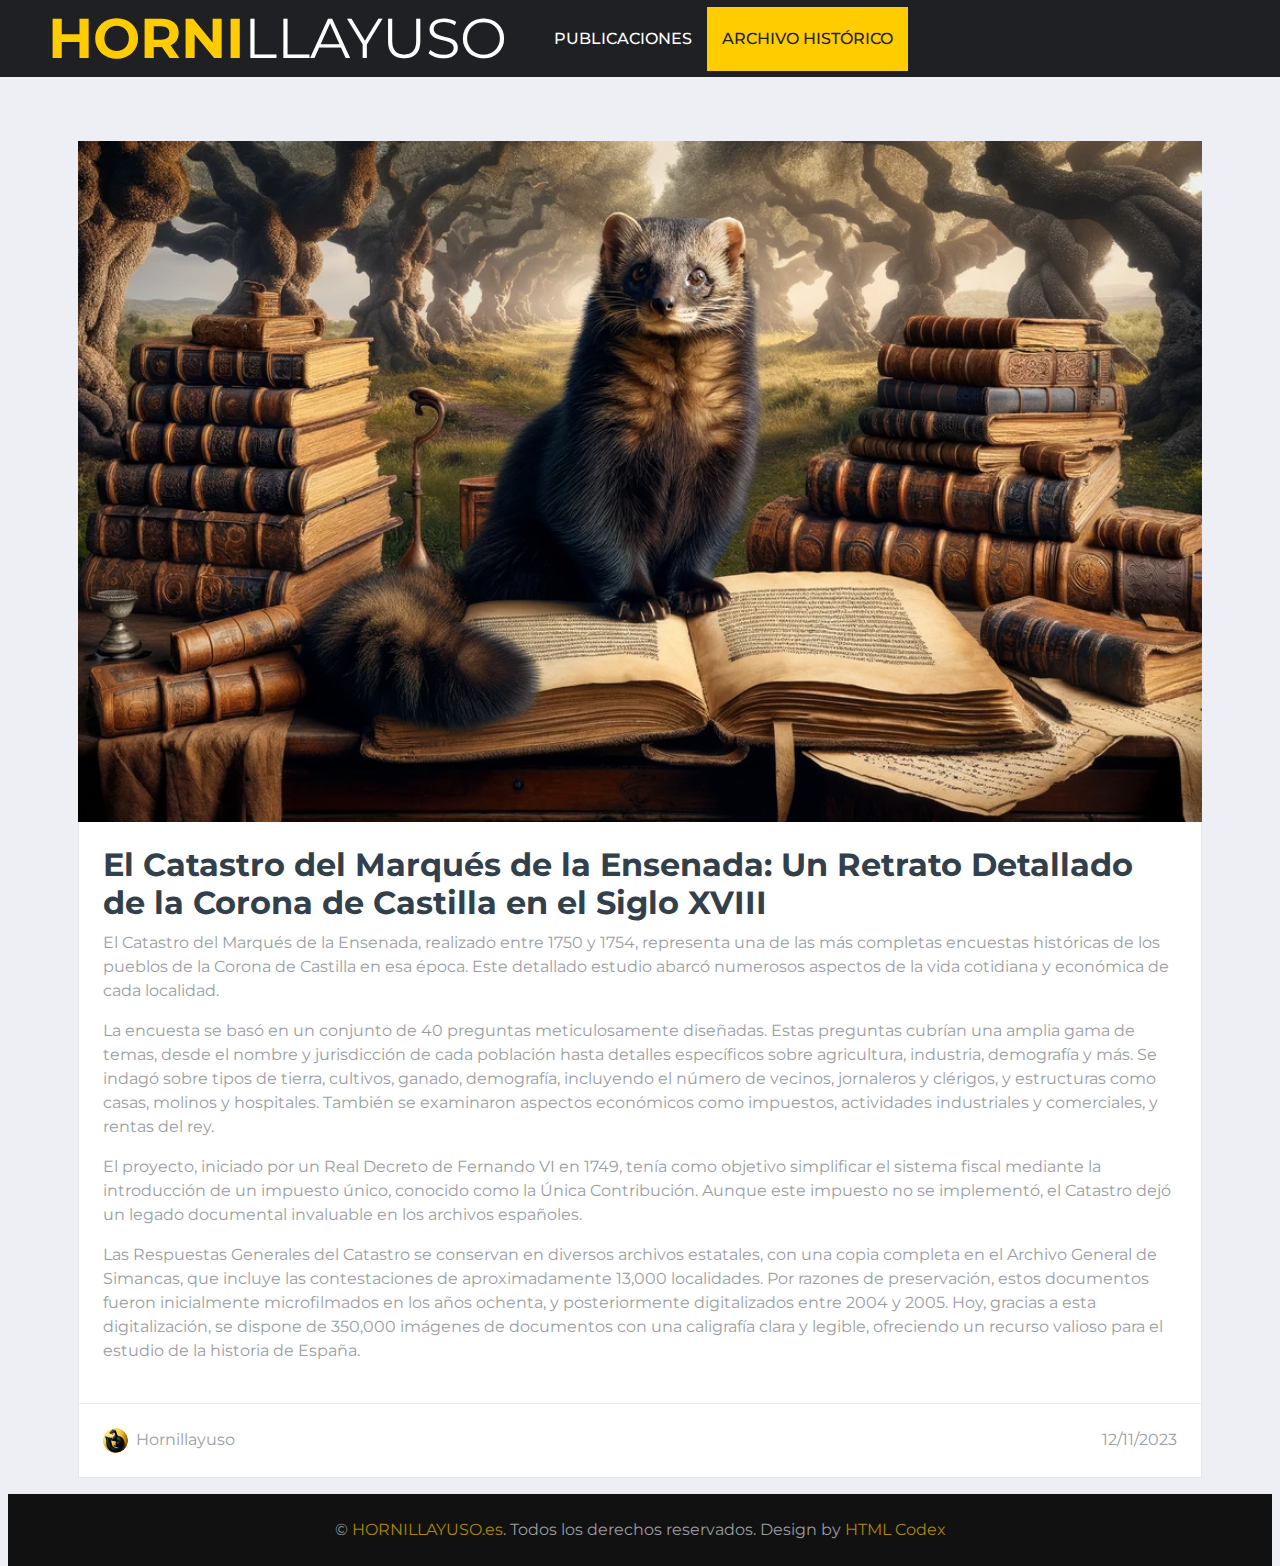
<file: catastro-ensenada.html>
<!DOCTYPE html>
<html lang="en">

<head>
    <meta charset="utf-8">
    <title>Hornillayuso - Archivo Historico</title>
    <meta content="width=device-width, initial-scale=1.0" name="viewport">
    <meta content="Chelu Garcia Ejercito Italiano" name="keywords">
    <meta content="Chelu Garcia Ejercito Italiano" name="description">

    <!-- Favicon -->
    <link href="img/favicon.ico" rel="icon">

    <!-- Google Web Fonts -->
    <link rel="preconnect" href="https://fonts.gstatic.com">
    <link href="https://fonts.googleapis.com/css2?family=Montserrat:wght@400;500;600;700&display=swap" rel="stylesheet">

    <!-- Font Awesome -->
    <link href="https://cdnjs.cloudflare.com/ajax/libs/font-awesome/5.15.0/css/all.min.css" rel="stylesheet">

    <!-- Libraries Stylesheet -->
    <link href="lib/owlcarousel/assets/owl.carousel.min.css" rel="stylesheet">

    <!-- Customized Bootstrap Stylesheet -->
    <link href="css/style.css" rel="stylesheet">
</head>

<body>

    <!-- Navbar Start -->
    <div class="container-fluid p-0">
        <nav class="navbar navbar-expand-lg bg-dark navbar-dark py-2 py-lg-0 px-lg-5">
            <a href="index.html" class="navbar-brand d-block">
                <h1 class="m-0 display-4 text-uppercase text-primary">Horni<span
                        class="text-white font-weight-normal">llayuso</span></h1>
            </a>
            <button type="button" class="navbar-toggler" data-toggle="collapse" data-target="#navbarCollapse">
                <span class="navbar-toggler-icon"></span>
            </button>
            <div class="collapse navbar-collapse justify-content-between px-0 px-lg-3" id="navbarCollapse">
                <div class="navbar-nav mr-auto py-0">
                    <a href="index.html" class="nav-item nav-link">Publicaciones</a>
                    <a href="archivo-historico.html" class="nav-item nav-link active">Archivo Histórico</a>
                    <!--div class="nav-item dropdown">
                        <a href="#" class="nav-link dropdown-toggle" data-toggle="dropdown">Dropdown</a>
                        <div class="dropdown-menu rounded-0 m-0">
                            <a href="#" class="dropdown-item">Menu item 1</a>
                            <a href="#" class="dropdown-item">Menu item 2</a>
                            <a href="#" class="dropdown-item">Menu item 3</a>
                        </div>
                    </div-->
                </div>
            </div>
        </nav>
    </div>
    <!-- Navbar End -->


    <!-- Main News Slider Start -->
    <div class="container-fluid">
        <div class="row">
            <div class="col-md-12">
                <!--img src="img/imagen.JPG" alt="Descripción de la imagen" class="img-fluid"-->
            </div>
        </div>
    </div>
    <!-- Main News Slider End -->



    <!-- Featured News Slider Start -->
    <div class="container-fluid pt-5 mb-3">

    </div>
    <!-- Featured News Slider End -->


    <!-- News With Sidebar Start -->
    <div class="container-fluid">
        <div class="container">
            <div class="row">
                <div class="col-lg-12">
                    <!-- News Detail Start -->
                    <div class="position-relative mb-3">
                        <img class="img-fluid w-100" src="img/archivo/portada.png" style="object-fit: cover;">
                        <div class="bg-white border border-top-0 p-4">

                            <section>
                                <h2>El Catastro del Marqués de la Ensenada: Un Retrato Detallado de la Corona de
                                    Castilla en el Siglo XVIII</h2>
                                <p>El Catastro del Marqués de la Ensenada, realizado entre 1750 y 1754, representa una
                                    de las más completas encuestas históricas de los pueblos de la Corona de Castilla en
                                    esa época. Este detallado estudio abarcó numerosos aspectos de la vida cotidiana y
                                    económica de cada localidad.</p>
                                <p>La encuesta se basó en un conjunto de 40 preguntas meticulosamente diseñadas. Estas
                                    preguntas cubrían una amplia gama de temas, desde el nombre y jurisdicción de cada
                                    población hasta detalles específicos sobre agricultura, industria, demografía y más.
                                    Se indagó sobre tipos de tierra, cultivos, ganado, demografía, incluyendo el número
                                    de vecinos, jornaleros y clérigos, y estructuras como casas, molinos y hospitales.
                                    También se examinaron aspectos económicos como impuestos, actividades industriales y
                                    comerciales, y rentas del rey.</p>
                                <p>El proyecto, iniciado por un Real Decreto de Fernando VI en 1749, tenía como objetivo
                                    simplificar el sistema fiscal mediante la introducción de un impuesto único,
                                    conocido como la Única Contribución. Aunque este impuesto no se implementó, el
                                    Catastro dejó un legado documental invaluable en los archivos españoles.</p>
                                <p>Las Respuestas Generales del Catastro se conservan en diversos archivos estatales,
                                    con una copia completa en el Archivo General de Simancas, que incluye las
                                    contestaciones de aproximadamente 13,000 localidades. Por razones de preservación,
                                    estos documentos fueron inicialmente microfilmados en los años ochenta, y
                                    posteriormente digitalizados entre 2004 y 2005. Hoy, gracias a esta digitalización,
                                    se dispone de 350,000 imágenes de documentos con una caligrafía clara y legible,
                                    ofreciendo un recurso valioso para el estudio de la historia de España.</p>
                            </section>






                        </div>

                        <div class="d-flex justify-content-between bg-white border border-top-0 p-4">
                            <div class="d-flex align-items-center">
                                <img class="rounded-circle mr-2" src="img/user.png" width="25" height="25" alt="">
                                <span>Hornillayuso</span>

                            </div>
                            <a>12/11/2023</a>

                        </div>
                    </div>
                    <!-- News Detail End -->




                </div>
            </div>
        </div>
        <!-- News With Sidebar End -->


        <!-- Footer Start -->

        <div class="container-fluid py-4 px-sm-3 px-md-5" style="background: #111111;">
            <p class="m-0 text-center">&copy; <a href="#">HORNILLAYUSO.es</a>. Todos los derechos reservados.

                <!--/*** This template is free as long as you keep the footer author’s credit link/attribution link/backlink. If you'd like to use the template without the footer author’s credit link/attribution link/backlink, you can purchase the Credit Removal License from "https://htmlcodex.com/credit-removal". Thank you for your support. ***/-->
                Design by <a href="https://htmlcodex.com">HTML Codex</a>
            </p>
        </div>
        <!-- Footer End -->


        <!-- Back to Top -->
        <a href="#" class="btn btn-primary btn-square back-to-top"><i class="fa fa-arrow-up"></i></a>


        <!-- JavaScript Libraries -->
        <script src="https://code.jquery.com/jquery-3.4.1.min.js"></script>
        <script src="https://stackpath.bootstrapcdn.com/bootstrap/4.4.1/js/bootstrap.bundle.min.js"></script>
        <script src="lib/easing/easing.min.js"></script>
        <script src="lib/owlcarousel/owl.carousel.min.js"></script>

        <!-- Template Javascript -->
        <script src="js/main.js"></script>
</body>

</html>
</file>
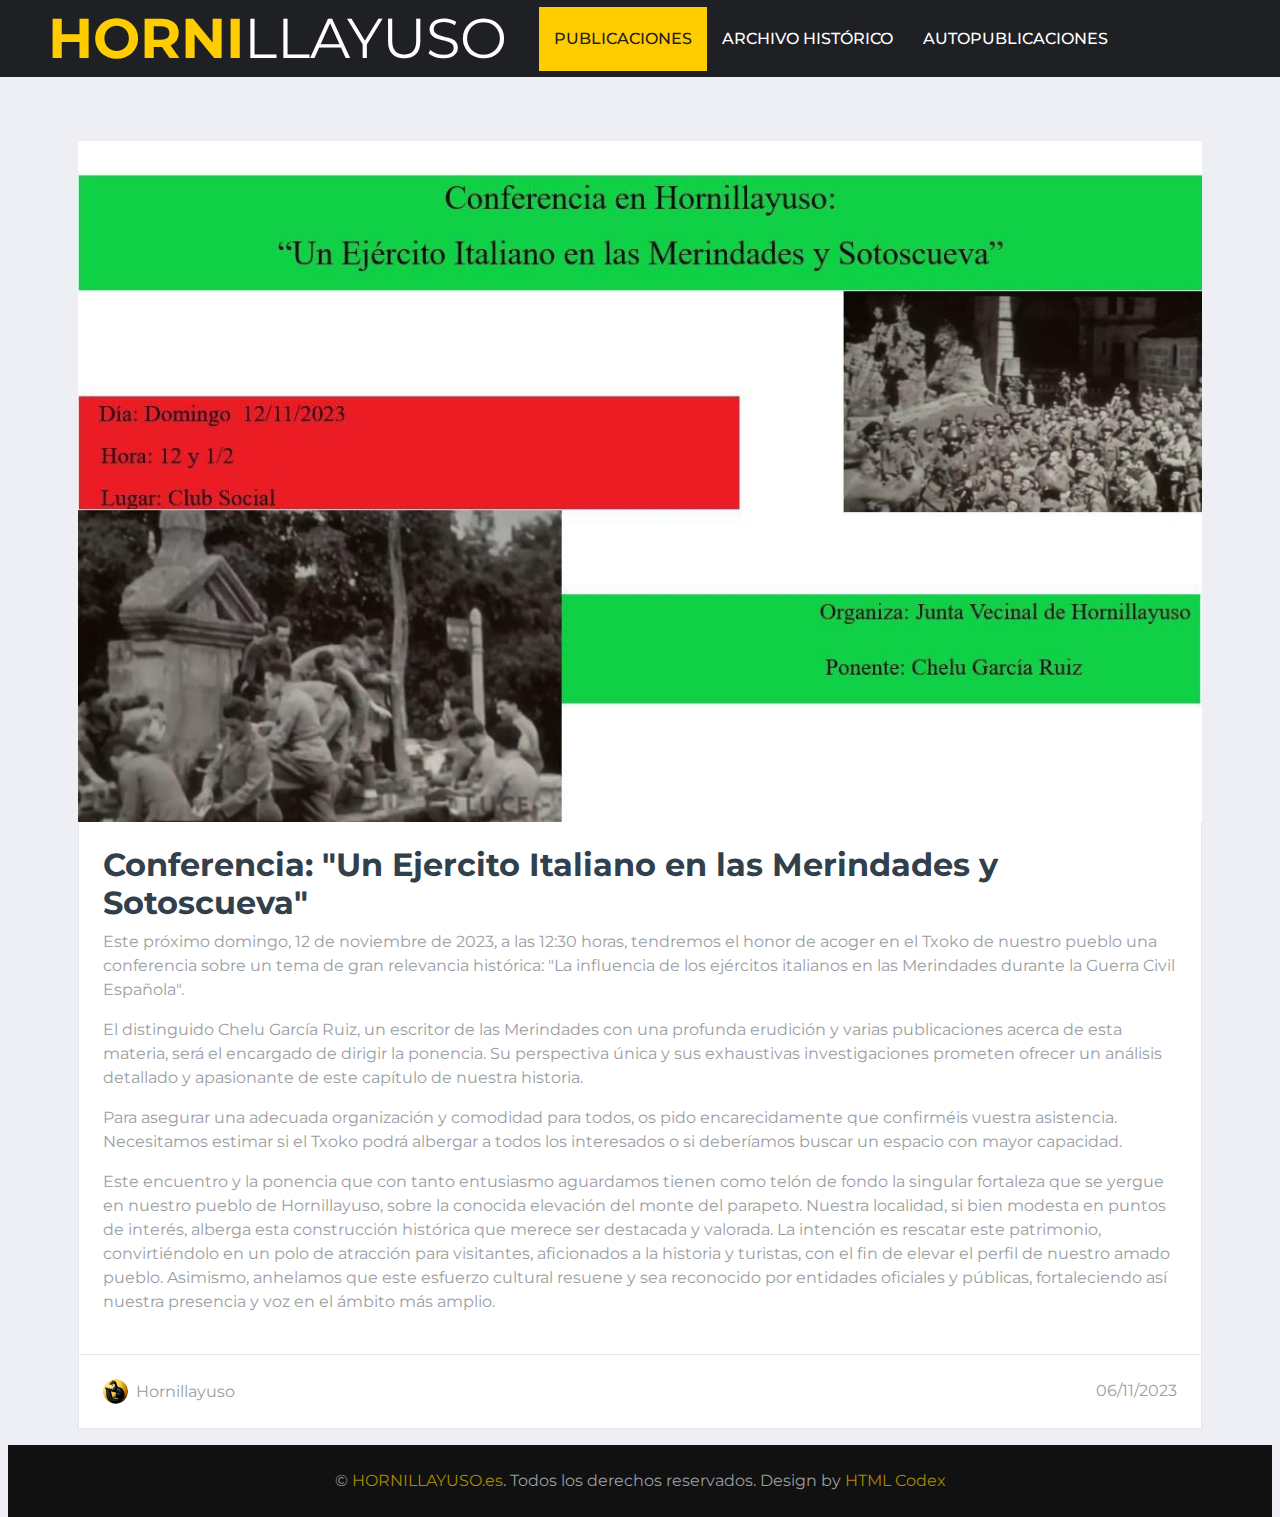
<file: conferencia-chelu.html>
<!DOCTYPE html>
<html lang="en">

<head>
    <meta charset="utf-8">
    <title>Hornillayuso - Pagina oficial</title>
    <meta content="width=device-width, initial-scale=1.0" name="viewport">
    <meta content="Chelu Garcia Ejercito Italiano" name="keywords">
    <meta content="Chelu Garcia Ejercito Italiano" name="description">

    <!-- Favicon -->
    <link href="img/favicon.ico" rel="icon">

    <!-- Google Web Fonts -->
    <link rel="preconnect" href="https://fonts.gstatic.com">
    <link href="https://fonts.googleapis.com/css2?family=Montserrat:wght@400;500;600;700&display=swap" rel="stylesheet">

    <!-- Font Awesome -->
    <link href="https://cdnjs.cloudflare.com/ajax/libs/font-awesome/5.15.0/css/all.min.css" rel="stylesheet">

    <!-- Libraries Stylesheet -->
    <link href="lib/owlcarousel/assets/owl.carousel.min.css" rel="stylesheet">

    <!-- Customized Bootstrap Stylesheet -->
    <link href="css/style.css" rel="stylesheet">
</head>

<body>
    
    <!-- Navbar Start -->
    <div id="navbar-container"></div>
    <script>
        // Carga el contenido de la navbar en el div con id "navbar-container"
        document.addEventListener('DOMContentLoaded', (event) => {
            fetch('navbar.html')
                .then(response => response.text())
                .then(data => {
                    document.getElementById('navbar-container').innerHTML = data;
                });
        });
    </script>
    <!-- Navbar End -->


    <!-- Main News Slider Start -->
    <div class="container-fluid">
        <div class="row">
            <div class="col-md-12">
                <!--img src="img/imagen.JPG" alt="Descripción de la imagen" class="img-fluid"-->
            </div>
        </div>
    </div>
    <!-- Main News Slider End -->



    <!-- Featured News Slider Start -->
    <div class="container-fluid pt-5 mb-3">

    </div>
    <!-- Featured News Slider End -->


    <!-- News With Sidebar Start -->
    <div class="container-fluid">
        <div class="container">
            <div class="row">
                <div class="col-lg-12">
                    <!-- News Detail Start -->
                    <div class="position-relative mb-3">
                        <img class="img-fluid w-100" src="img/conferencia-chelu/portada.jpg" style="object-fit: cover;">
                        <div class="bg-white border border-top-0 p-4">

                            <section>
                                <h2>Conferencia: "Un Ejercito Italiano en las Merindades y Sotoscueva"</h2>
                                <p>Este próximo domingo, 12 de noviembre de 2023, a las 12:30 horas, tendremos el honor de
                                    acoger en el Txoko de nuestro pueblo una conferencia sobre un tema de gran
                                    relevancia histórica: "La influencia de los ejércitos italianos en las Merindades
                                    durante la Guerra Civil Española".</p>

                                <p>El distinguido Chelu García Ruiz, un escritor de las Merindades con una profunda
                                    erudición y varias publicaciones acerca de esta materia, será el encargado de
                                    dirigir la ponencia. Su perspectiva única y sus exhaustivas investigaciones prometen
                                    ofrecer un análisis detallado y apasionante de este capítulo de nuestra historia.
                                </p>

                                <p>Para asegurar una adecuada organización y comodidad para todos, os pido
                                    encarecidamente que confirméis vuestra asistencia. Necesitamos estimar si el Txoko
                                    podrá albergar a todos los interesados o si deberíamos buscar un espacio con mayor
                                    capacidad.
                                </p>

                                <p>Este encuentro y la ponencia que con tanto entusiasmo aguardamos tienen como telón de
                                    fondo la singular fortaleza que se yergue en nuestro pueblo de Hornillayuso, sobre
                                    la conocida elevación del monte del parapeto. Nuestra localidad, si bien modesta en
                                    puntos de interés, alberga esta construcción histórica que merece ser destacada y
                                    valorada. La intención es rescatar este patrimonio, convirtiéndolo en un polo de
                                    atracción para visitantes, aficionados a la historia y turistas, con el fin de
                                    elevar el perfil de nuestro amado pueblo. Asimismo, anhelamos que este esfuerzo
                                    cultural resuene y sea reconocido por entidades oficiales y públicas, fortaleciendo
                                    así nuestra presencia y voz en el ámbito más amplio.</p>
                            </section>
                        

                        </div>

                        <div class="d-flex justify-content-between bg-white border border-top-0 p-4">
                            <div class="d-flex align-items-center">
                                <img class="rounded-circle mr-2" src="img/user.png" width="25" height="25" alt="">
                                <span>Hornillayuso</span>
                                
                            </div>
                            <a >06/11/2023</a>

                        </div>
                    </div>
                    <!-- News Detail End -->




                </div>
            </div>
        </div>
        <!-- News With Sidebar End -->


        <!-- Footer Start -->

        <div class="container-fluid py-4 px-sm-3 px-md-5" style="background: #111111;">
            <p class="m-0 text-center">&copy; <a href="#">HORNILLAYUSO.es</a>. Todos los derechos reservados.

                <!--/*** This template is free as long as you keep the footer author’s credit link/attribution link/backlink. If you'd like to use the template without the footer author’s credit link/attribution link/backlink, you can purchase the Credit Removal License from "https://htmlcodex.com/credit-removal". Thank you for your support. ***/-->
                Design by <a href="https://htmlcodex.com">HTML Codex</a>
            </p>
        </div>
        <!-- Footer End -->


        <!-- Back to Top -->
        <a href="#" class="btn btn-primary btn-square back-to-top"><i class="fa fa-arrow-up"></i></a>


        <!-- JavaScript Libraries -->
        <script src="https://code.jquery.com/jquery-3.4.1.min.js"></script>
        <script src="https://stackpath.bootstrapcdn.com/bootstrap/4.4.1/js/bootstrap.bundle.min.js"></script>
        <script src="lib/easing/easing.min.js"></script>
        <script src="lib/owlcarousel/owl.carousel.min.js"></script>

        <!-- Template Javascript -->
        <script src="js/main.js"></script>
</body>

</html>
</file>
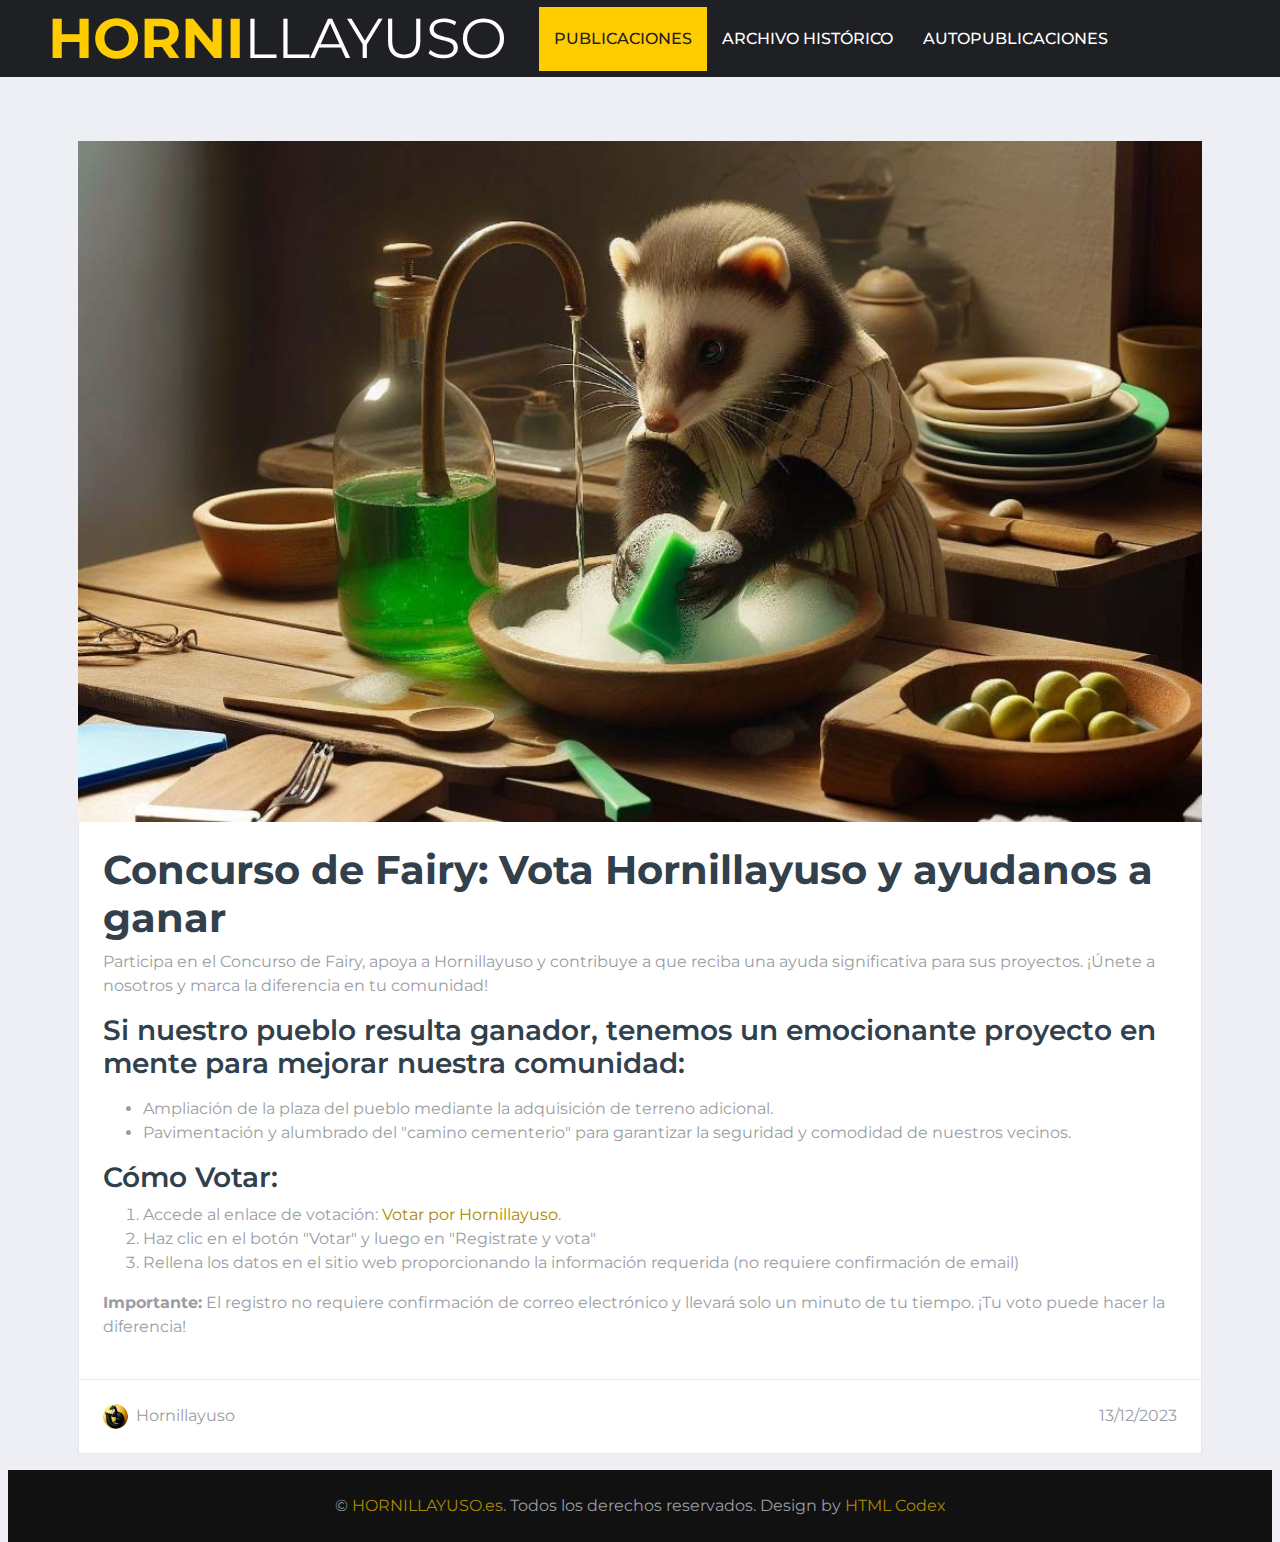
<file: fairy-concurso.html>
<!DOCTYPE html>
<html lang="en">

<head>
    <meta charset="utf-8">
    <title>Hornillayuso - Pagina oficial</title>
    <meta content="width=device-width, initial-scale=1.0" name="viewport">
    <meta content="Fairy - Concurso" name="keywords">
    <meta content="Fairy - Concurso" name="description">

    <!-- Favicon -->
    <link href="img/favicon.ico" rel="icon">

    <!-- Google Web Fonts -->
    <link rel="preconnect" href="https://fonts.gstatic.com">
    <link href="https://fonts.googleapis.com/css2?family=Montserrat:wght@400;500;600;700&display=swap" rel="stylesheet">

    <!-- Font Awesome -->
    <link href="https://cdnjs.cloudflare.com/ajax/libs/font-awesome/5.15.0/css/all.min.css" rel="stylesheet">

    <!-- Libraries Stylesheet -->
    <link href="lib/owlcarousel/assets/owl.carousel.min.css" rel="stylesheet">

    <!-- Customized Bootstrap Stylesheet -->
    <link href="css/style.css" rel="stylesheet">
</head>

<body>

    <!-- Navbar Start -->
    <div id="navbar-container"></div>
    <script>
        // Carga el contenido de la navbar en el div con id "navbar-container"
        document.addEventListener('DOMContentLoaded', (event) => {
            fetch('navbar.html')
                .then(response => response.text())
                .then(data => {
                    document.getElementById('navbar-container').innerHTML = data;
                });
        });
    </script>
    <!-- Navbar End -->


    <!-- Main News Slider Start -->
    <div class="container-fluid">
        <div class="row">
            <div class="col-md-12">
                <!--img src="img/imagen.JPG" alt="Descripción de la imagen" class="img-fluid"-->
            </div>
        </div>
    </div>
    <!-- Main News Slider End -->



    <!-- Featured News Slider Start -->
    <div class="container-fluid pt-5 mb-3">

    </div>
    <!-- Featured News Slider End -->


    <!-- News With Sidebar Start -->
    <div class="container-fluid">
        <div class="container">
            <div class="row">
                <div class="col-lg-12">
                    <!-- News Detail Start -->
                    <div class="position-relative mb-3">
                        <img class="img-fluid w-100" src="img/fairy-concurso/portada-fairy.jpg" style="object-fit: cover;">
                        <div class="bg-white border border-top-0 p-4">

                            <section>
                                <h1>Concurso de Fairy: Vota Hornillayuso y ayudanos a ganar</h2>

                                    <p>Participa en el Concurso de Fairy, apoya a Hornillayuso y contribuye a que reciba
                                        una
                                        ayuda significativa para sus proyectos. ¡Únete a nosotros y marca la diferencia
                                        en
                                        tu comunidad!</p>

                                    <h3>Si nuestro pueblo resulta ganador, tenemos un emocionante proyecto en mente para
                                        mejorar nuestra comunidad:</h2>
                                    <p></p>
                                    <ul>
                                        <li>Ampliación de la plaza del pueblo mediante la adquisición de terreno
                                            adicional.
                                        </li>
                                        <li>Pavimentación y alumbrado del "camino cementerio" para garantizar la
                                            seguridad y
                                            comodidad de nuestros vecinos.</li>
                                    </ul>

                                    <h3>Cómo Votar:</h2>
                                    <ol>
                                        <li>Accede al enlace de votación: <a
                                                href="https://onlinepromotions.proximaati.com/fairy/1351/fairyvotatupueblo/home?show=1&pag=1&loc=Hornillayuso">Votar
                                                por Hornillayuso</a>.</li>
                                        <li>Haz clic en el botón "Votar" y luego en "Registrate y vota"</li>
                                        <li>Rellena los datos en el sitio web proporcionando la información requerida
                                            (no requiere confirmación de email)</li>
                                    </ol>

                                    <p><strong>Importante:</strong> El registro no requiere confirmación de correo
                                        electrónico y llevará solo un minuto de tu tiempo. ¡Tu voto puede hacer la
                                        diferencia!</p>


                            </section>


                        </div>

                        <div class="d-flex justify-content-between bg-white border border-top-0 p-4">
                            <div class="d-flex align-items-center">
                                <img class="rounded-circle mr-2" src="img/user.png" width="25" height="25" alt="">
                                <span>Hornillayuso</span>

                            </div>
                            <a>13/12/2023</a>

                        </div>
                    </div>
                    <!-- News Detail End -->




                </div>
            </div>
        </div>
        <!-- News With Sidebar End -->


        <!-- Footer Start -->

        <div class="container-fluid py-4 px-sm-3 px-md-5" style="background: #111111;">
            <p class="m-0 text-center">&copy; <a href="#">HORNILLAYUSO.es</a>. Todos los derechos reservados.

                <!--/*** This template is free as long as you keep the footer author’s credit link/attribution link/backlink. If you'd like to use the template without the footer author’s credit link/attribution link/backlink, you can purchase the Credit Removal License from "https://htmlcodex.com/credit-removal". Thank you for your support. ***/-->
                Design by <a href="https://htmlcodex.com">HTML Codex</a>
            </p>
        </div>
        <!-- Footer End -->


        <!-- Back to Top -->
        <a href="#" class="btn btn-primary btn-square back-to-top"><i class="fa fa-arrow-up"></i></a>


        <!-- JavaScript Libraries -->
        <script src="https://code.jquery.com/jquery-3.4.1.min.js"></script>
        <script src="https://stackpath.bootstrapcdn.com/bootstrap/4.4.1/js/bootstrap.bundle.min.js"></script>
        <script src="lib/easing/easing.min.js"></script>
        <script src="lib/owlcarousel/owl.carousel.min.js"></script>

        <!-- Template Javascript -->
        <script src="js/main.js"></script>
</body>

</html>
</file>
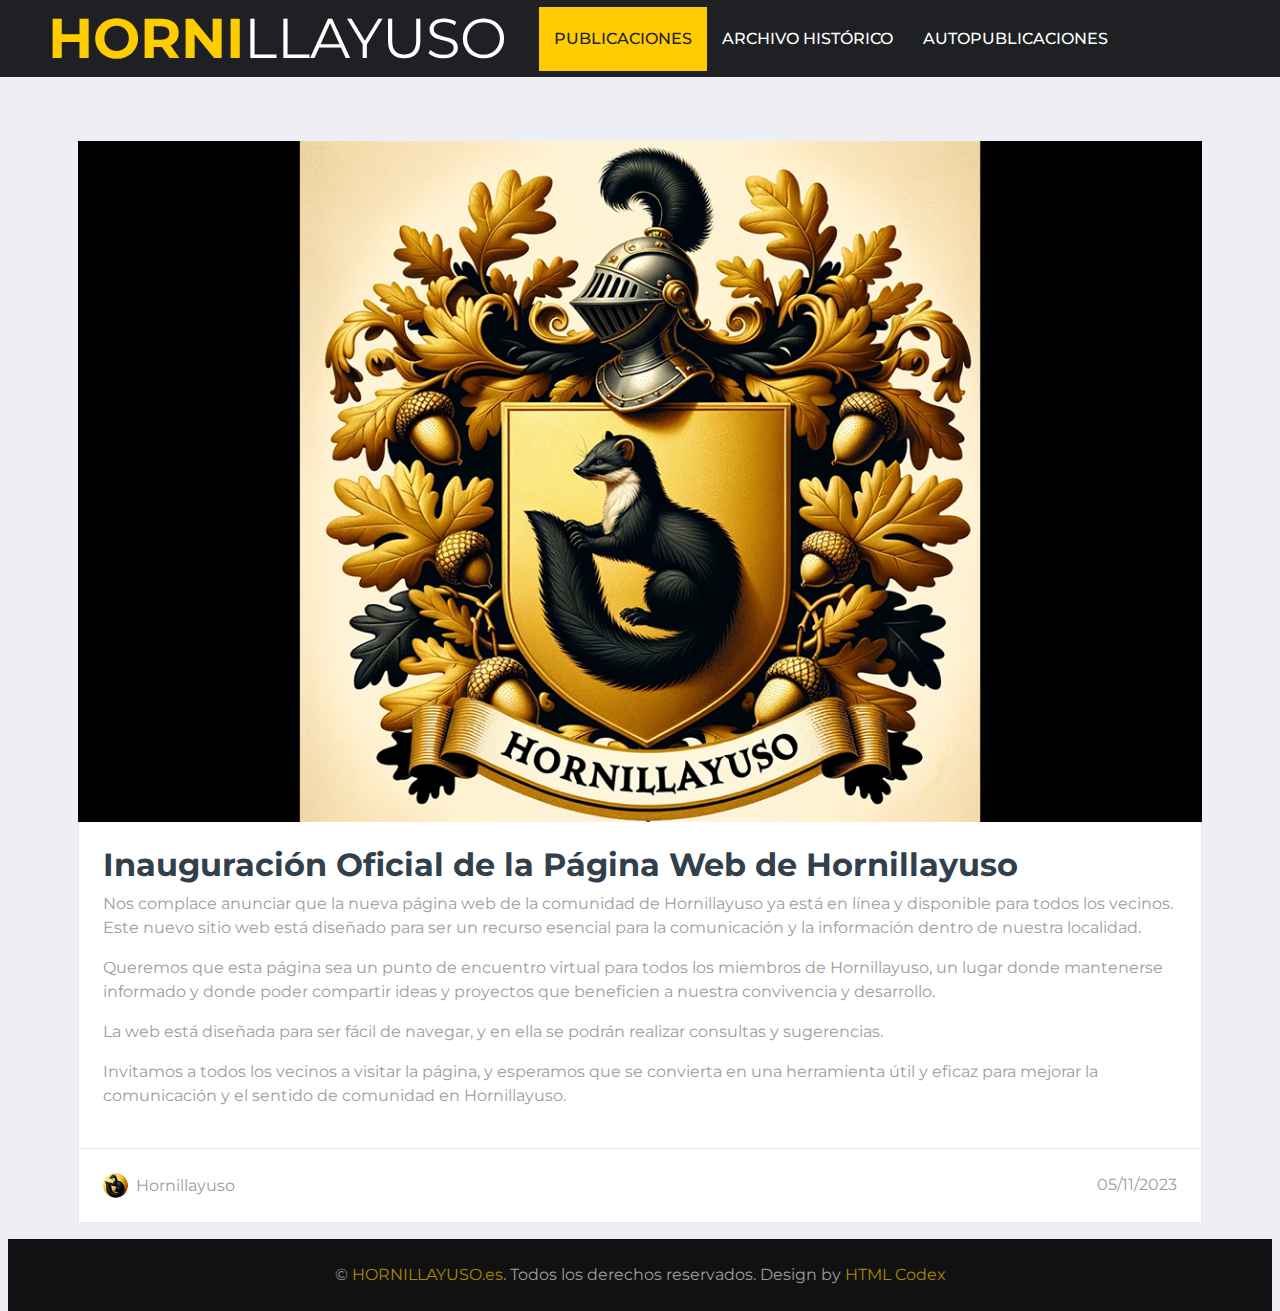
<file: inauguracion.html>
<!DOCTYPE html>
<html lang="en">

<head>
    <meta charset="utf-8">
    <title>Hornillayuso - Pagina oficial</title>
    <meta content="width=device-width, initial-scale=1.0" name="viewport">
    <meta content="Hornillayuso" name="keywords">
    <meta content="Hornillayuso web oficial" name="description">

    <!-- Favicon -->
    <link href="img/favicon.ico" rel="icon">

    <!-- Google Web Fonts -->
    <link rel="preconnect" href="https://fonts.gstatic.com">
    <link href="https://fonts.googleapis.com/css2?family=Montserrat:wght@400;500;600;700&display=swap" rel="stylesheet">

    <!-- Font Awesome -->
    <link href="https://cdnjs.cloudflare.com/ajax/libs/font-awesome/5.15.0/css/all.min.css" rel="stylesheet">

    <!-- Libraries Stylesheet -->
    <link href="lib/owlcarousel/assets/owl.carousel.min.css" rel="stylesheet">

    <!-- Customized Bootstrap Stylesheet -->
    <link href="css/style.css" rel="stylesheet">
</head>

<body>
      <!-- Navbar Start -->
      <div id="navbar-container"></div>
      <script>
          // Carga el contenido de la navbar en el div con id "navbar-container"
          document.addEventListener('DOMContentLoaded', (event) => {
              fetch('navbar.html')
                  .then(response => response.text())
                  .then(data => {
                      document.getElementById('navbar-container').innerHTML = data;
                  });
          });
      </script>
      <!-- Navbar End -->


    <!-- Main News Slider Start -->
    <div class="container-fluid">
        <div class="row">
            <div class="col-md-12">
                <!--img src="img/imagen.JPG" alt="Descripción de la imagen" class="img-fluid"-->
            </div>
        </div>
    </div>
    <!-- Main News Slider End -->



    <!-- Featured News Slider Start -->
    <div class="container-fluid pt-5 mb-3">

    </div>
    <!-- Featured News Slider End -->


    <!-- News With Sidebar Start -->
    <div class="container-fluid">
        <div class="container">
            <div class="row">
                <div class="col-lg-12">
                    <!-- News Detail Start -->
                    <div class="position-relative mb-3">
                        <img class="img-fluid w-100" src="img/inauguracion-web/portada.jpg" style="object-fit: cover;">
                        <div class="bg-white border border-top-0 p-4">
                            <section>
                                <h2>Inauguración Oficial de la Página Web de Hornillayuso</h2>
                                <p>Nos complace anunciar que la nueva página web de la comunidad de Hornillayuso ya está
                                    en línea y disponible para todos los vecinos. Este nuevo sitio web está diseñado
                                    para ser un recurso esencial para la comunicación y la información dentro de nuestra
                                    localidad.</p>


                                <p>Queremos que esta página sea un punto de encuentro virtual para todos los miembros de
                                    Hornillayuso, un lugar donde mantenerse informado y donde poder compartir ideas y
                                    proyectos que beneficien a nuestra convivencia y desarrollo.</p>

                                <p>La web está diseñada para ser fácil de navegar, y en ella se podrán realizar
                                    consultas y sugerencias.</p>

                                <p> Invitamos a todos los vecinos a visitar la página, y esperamos que se convierta en
                                    una herramienta útil y eficaz para mejorar la comunicación y el sentido de comunidad
                                    en Hornillayuso.
                                </p>
                            </section>
                        </div>

                        <div class="d-flex justify-content-between bg-white border border-top-0 p-4">
                            <div class="d-flex align-items-center">
                                <img class="rounded-circle mr-2" src="img/user.png" width="25" height="25" alt="">
                                <span>Hornillayuso</span>
                            </div>
                            <a>05/11/2023</a>
                        </div>
                    </div>
                    <!-- News Detail End -->




                </div>
            </div>
        </div>
        <!-- News With Sidebar End -->


        <!-- Footer Start -->

        <div class="container-fluid py-4 px-sm-3 px-md-5" style="background: #111111;">
            <p class="m-0 text-center">&copy; <a href="#">HORNILLAYUSO.es</a>. Todos los derechos reservados.

                <!--/*** This template is free as long as you keep the footer author’s credit link/attribution link/backlink. If you'd like to use the template without the footer author’s credit link/attribution link/backlink, you can purchase the Credit Removal License from "https://htmlcodex.com/credit-removal". Thank you for your support. ***/-->
                Design by <a href="https://htmlcodex.com">HTML Codex</a>
            </p>
        </div>
        <!-- Footer End -->


        <!-- Back to Top -->
        <a href="#" class="btn btn-primary btn-square back-to-top"><i class="fa fa-arrow-up"></i></a>


        <!-- JavaScript Libraries -->
        <script src="https://code.jquery.com/jquery-3.4.1.min.js"></script>
        <script src="https://stackpath.bootstrapcdn.com/bootstrap/4.4.1/js/bootstrap.bundle.min.js"></script>
        <script src="lib/easing/easing.min.js"></script>
        <script src="lib/owlcarousel/owl.carousel.min.js"></script>

        <!-- Template Javascript -->
        <script src="js/main.js"></script>
</body>

</html>
</file>
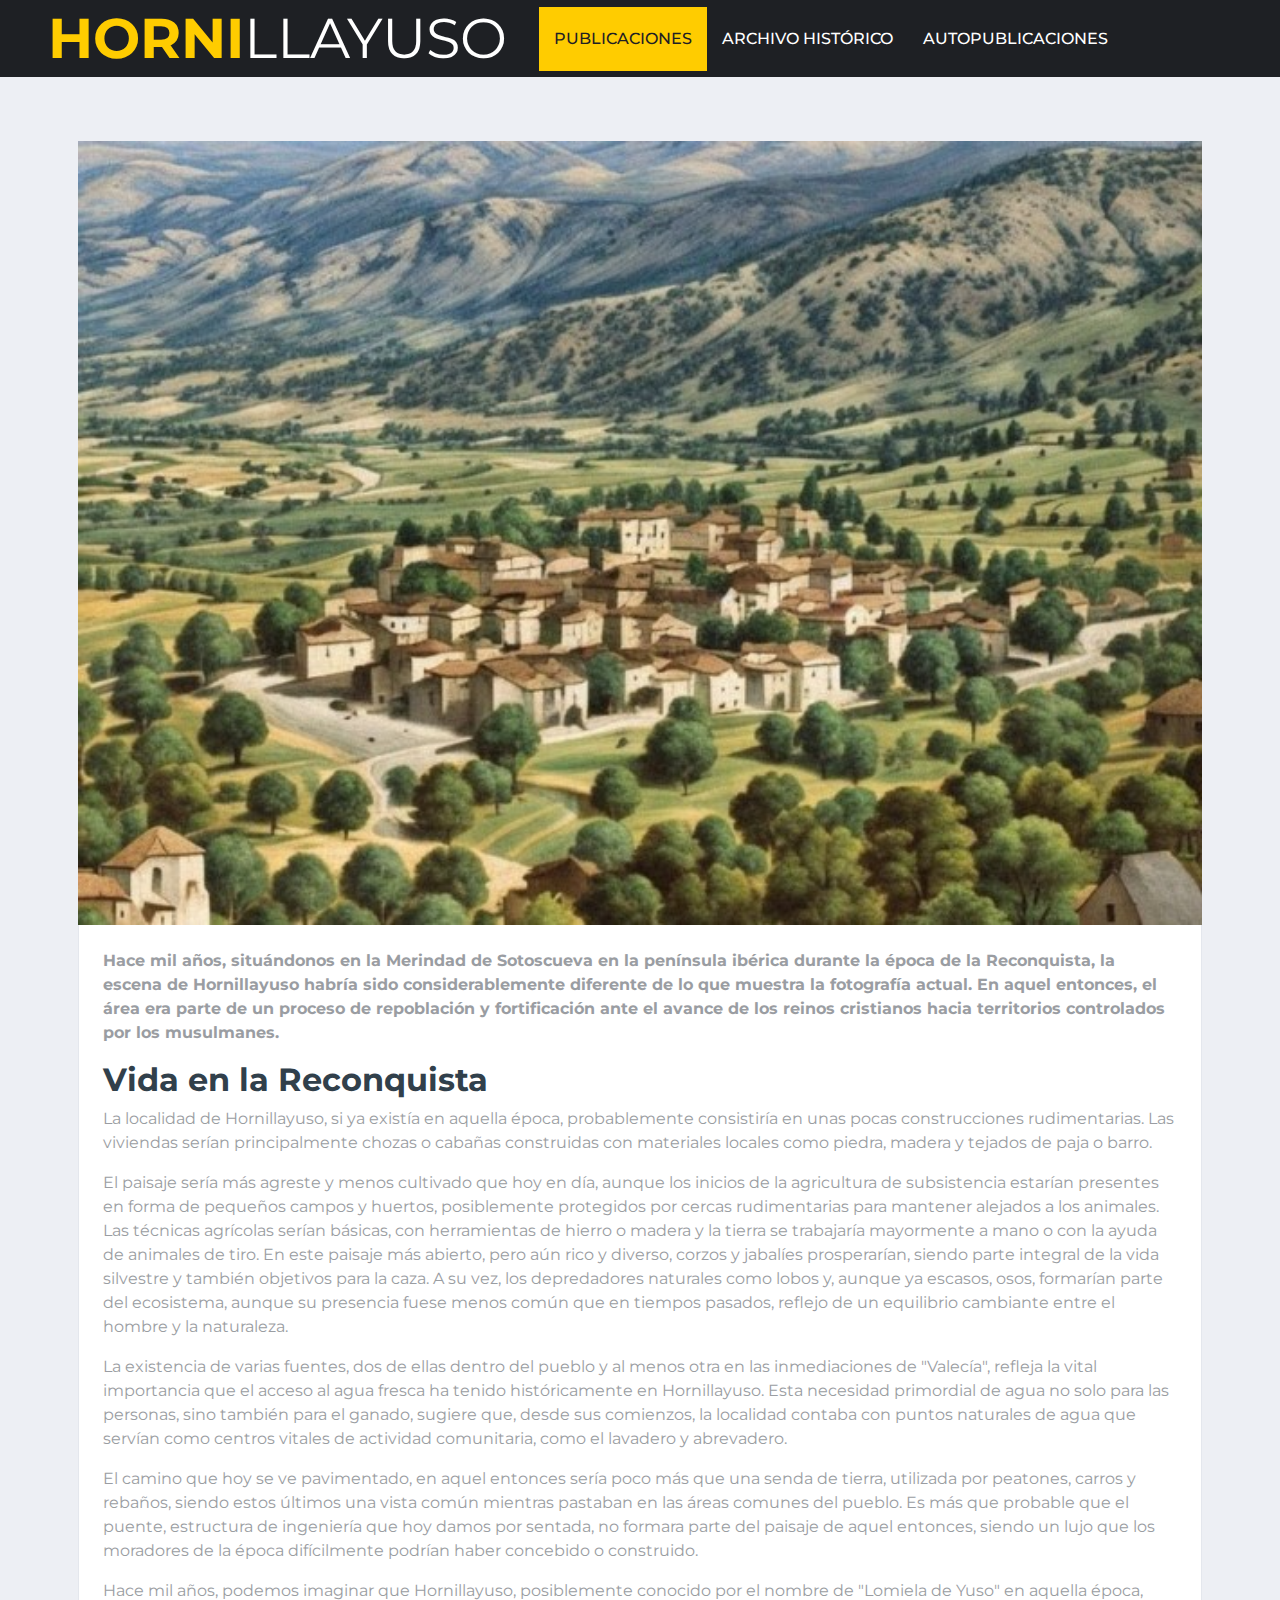
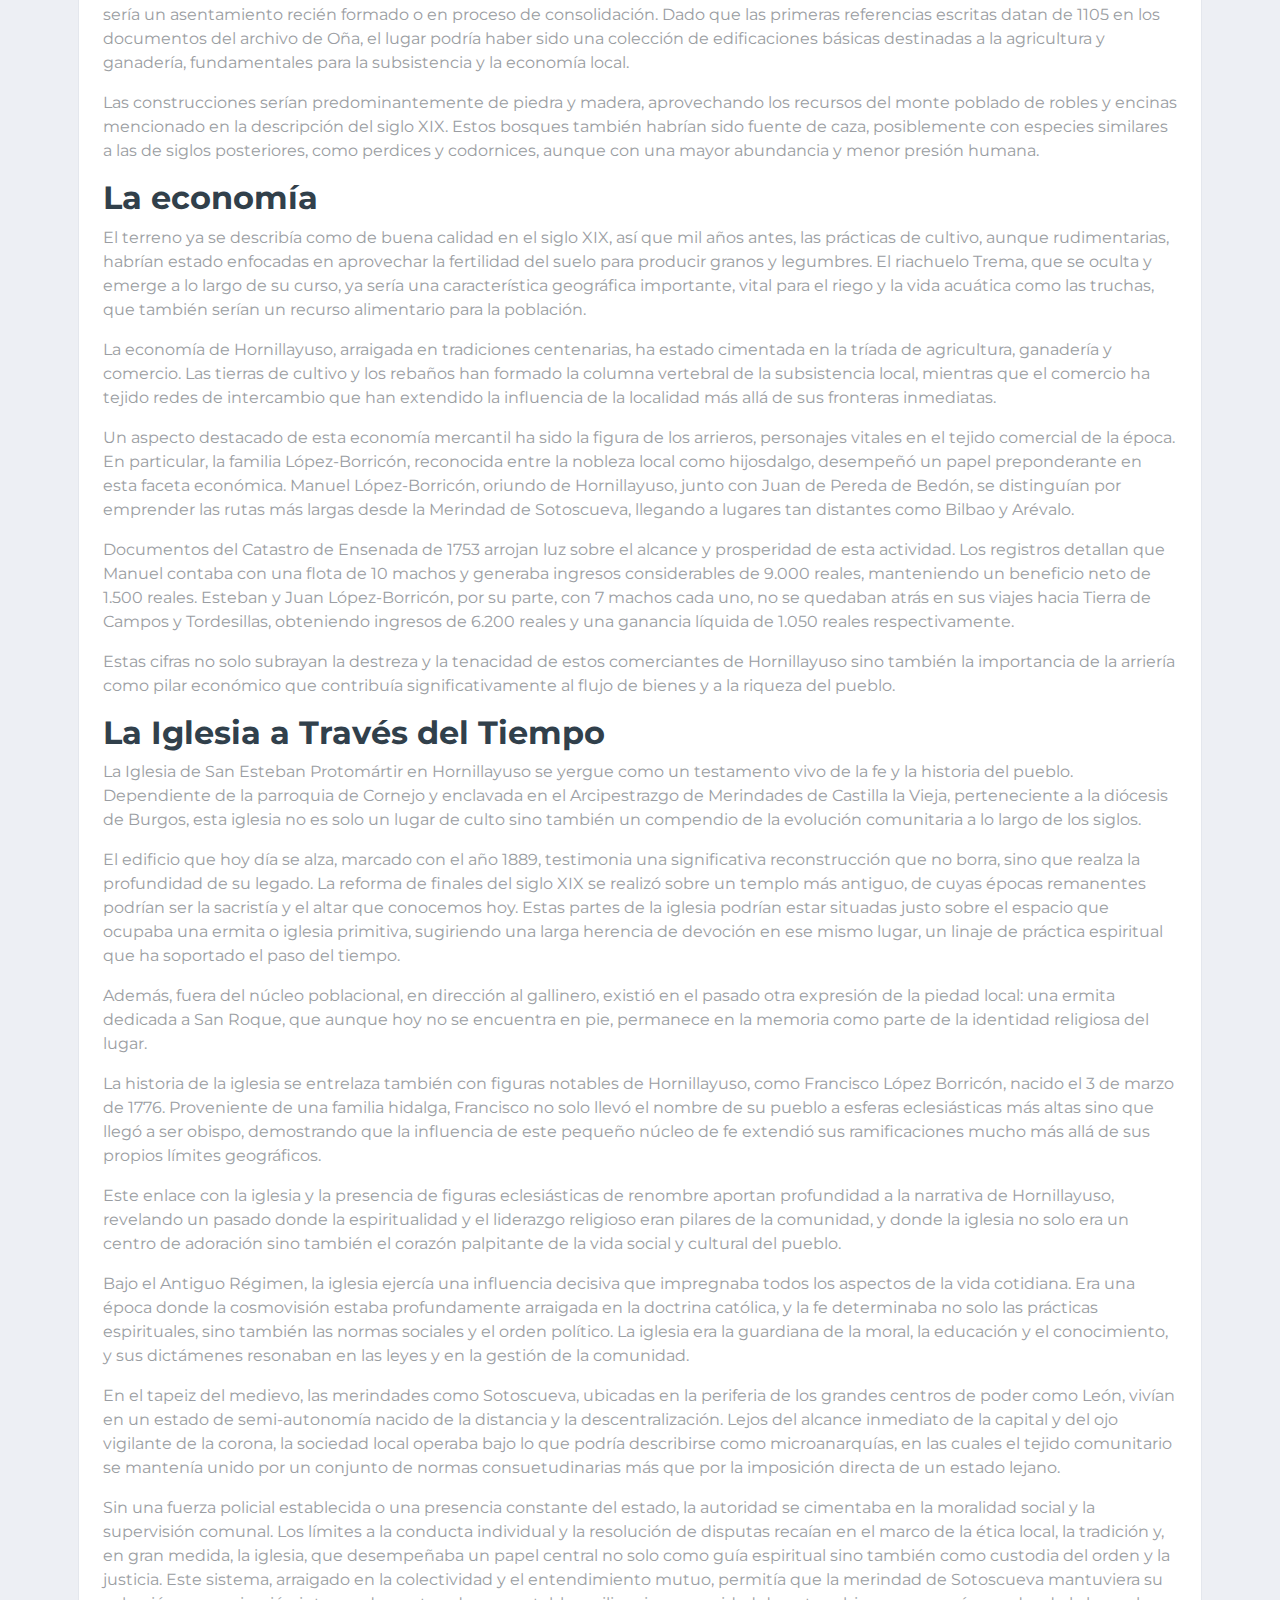
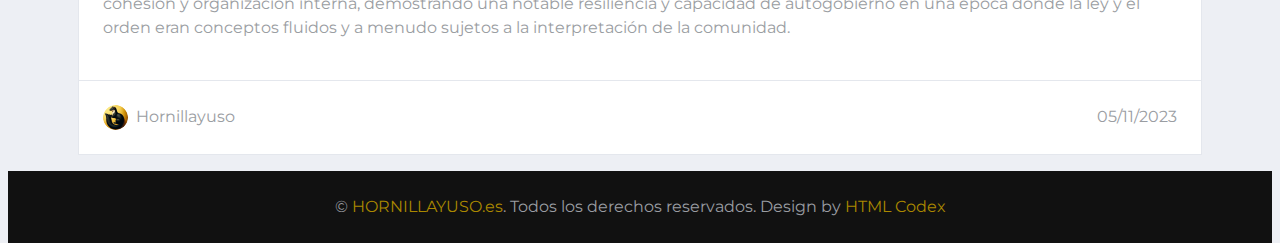
<file: noticia.html>
<!DOCTYPE html>
<html lang="en">

<head>
    <meta charset="utf-8">
    <title>Hornillayuso - Pagina oficial</title>
    <meta content="width=device-width, initial-scale=1.0" name="viewport">
    <meta content="Hornillayuso" name="keywords">
    <meta content="Hornillayuso web oficial" name="description">

    <!-- Favicon -->
    <link href="img/favicon.ico" rel="icon">

    <!-- Google Web Fonts -->
    <link rel="preconnect" href="https://fonts.gstatic.com">
    <link href="https://fonts.googleapis.com/css2?family=Montserrat:wght@400;500;600;700&display=swap" rel="stylesheet">

    <!-- Font Awesome -->
    <link href="https://cdnjs.cloudflare.com/ajax/libs/font-awesome/5.15.0/css/all.min.css" rel="stylesheet">

    <!-- Libraries Stylesheet -->
    <link href="lib/owlcarousel/assets/owl.carousel.min.css" rel="stylesheet">

    <!-- Customized Bootstrap Stylesheet -->
    <link href="css/style.css" rel="stylesheet">
</head>

<body>
    <!-- Navbar Start -->
    <div id="navbar-container"></div>
    <script>
        // Carga el contenido de la navbar en el div con id "navbar-container"
        document.addEventListener('DOMContentLoaded', (event) => {
            fetch('navbar.html')
                .then(response => response.text())
                .then(data => {
                    document.getElementById('navbar-container').innerHTML = data;
                });
        });
    </script>
    <!-- Navbar End -->


    <!-- Main News Slider Start -->
    <div class="container-fluid">
        <div class="row">
            <div class="col-md-12">
                <!--img src="img/imagen.JPG" alt="Descripción de la imagen" class="img-fluid"-->
            </div>
        </div>
    </div>
    <!-- Main News Slider End -->



    <!-- Featured News Slider Start -->
    <div class="container-fluid pt-5 mb-3">

    </div>
    <!-- Featured News Slider End -->


    <!-- News With Sidebar Start -->
    <div class="container-fluid">
        <div class="container">
            <div class="row">
                <div class="col-lg-12">
                    <!-- News Detail Start -->
                    <div class="position-relative mb-3">
                        <img class="img-fluid w-100" src="img/breve-historia/medieval.jpg" style="object-fit: cover;">
                        <div class="bg-white border border-top-0 p-4">


                            <section>
                                <p><b>Hace mil años, situándonos en la Merindad de Sotoscueva en la península ibérica
                                        durante la época de la Reconquista, la escena de Hornillayuso habría sido
                                        considerablemente diferente de lo que muestra la fotografía actual. En aquel
                                        entonces, el área era parte de un proceso de repoblación y fortificación ante el
                                        avance de los reinos cristianos hacia territorios controlados por los
                                        musulmanes.</b></p>
                            </section>

                            <section>
                                <h2>Vida en la Reconquista</h2>
                                <p>La localidad de Hornillayuso, si ya existía en aquella época,
                                    probablemente consistiría en unas pocas construcciones
                                    rudimentarias. Las viviendas serían principalmente chozas o cabañas construidas con
                                    materiales locales como piedra, madera y tejados de paja o barro.</p>

                                <p>El paisaje sería más agreste y menos cultivado que hoy en día, aunque los inicios de
                                    la agricultura de subsistencia estarían presentes en forma de pequeños campos y
                                    huertos, posiblemente protegidos por cercas rudimentarias para mantener alejados a
                                    los animales. Las técnicas agrícolas serían básicas, con herramientas de hierro o
                                    madera y la tierra se trabajaría mayormente a mano o con la ayuda de animales de
                                    tiro. En este paisaje más abierto, pero aún rico y diverso, corzos y jabalíes
                                    prosperarían, siendo parte integral de la vida silvestre y también objetivos para la
                                    caza. A su vez, los depredadores naturales como lobos y, aunque ya escasos, osos,
                                    formarían parte del ecosistema, aunque su presencia fuese menos común que en tiempos
                                    pasados, reflejo de un equilibrio cambiante entre el hombre y la naturaleza.</p>

                                <p>La existencia de varias fuentes, dos de ellas dentro del pueblo y al menos otra en
                                    las inmediaciones de "Valecía", refleja la vital importancia que el acceso al agua
                                    fresca ha tenido históricamente en Hornillayuso. Esta necesidad primordial de agua
                                    no solo para las personas, sino también para el ganado, sugiere que, desde sus
                                    comienzos, la
                                    localidad contaba con puntos naturales de agua que servían como centros vitales de
                                    actividad comunitaria, como el lavadero y abrevadero.</p>

                                <p>El camino que hoy se ve pavimentado, en aquel entonces sería poco más que una senda
                                    de tierra, utilizada por peatones, carros y rebaños, siendo estos últimos una vista
                                    común mientras pastaban en las áreas comunes del pueblo. Es más que probable que el
                                    puente, estructura de ingeniería que hoy damos por sentada, no formara parte del
                                    paisaje de aquel entonces, siendo un lujo que los moradores de la época difícilmente
                                    podrían haber concebido o construido.</p>

                                <p> Hace mil años, podemos imaginar que Hornillayuso, posiblemente conocido por el
                                    nombre de "Lomiela de Yuso" en aquella época, sería un asentamiento recién formado o
                                    en proceso de consolidación. Dado que las primeras referencias escritas datan de
                                    1105 en los documentos del archivo de Oña, el lugar podría haber sido una colección
                                    de edificaciones básicas destinadas a la agricultura y ganadería, fundamentales para
                                    la subsistencia y la economía local.
                                </p>

                                <p>Las construcciones serían predominantemente de piedra y madera, aprovechando los
                                    recursos del monte poblado de robles y encinas mencionado en la descripción del
                                    siglo XIX. Estos bosques también habrían sido fuente de caza, posiblemente con
                                    especies similares a las de siglos posteriores, como perdices y codornices, aunque
                                    con una mayor abundancia y menor presión humana.</p>
                            </section>
                            <section>
                                <h2>La economía</h2>

                                <p>El terreno ya se describía como de buena calidad en el siglo XIX, así que mil
                                    años
                                    antes, las prácticas de cultivo, aunque rudimentarias, habrían estado enfocadas
                                    en
                                    aprovechar la fertilidad del suelo para producir granos y legumbres. El
                                    riachuelo
                                    Trema, que se oculta y emerge a lo largo de su curso, ya sería una
                                    característica
                                    geográfica importante, vital para el riego y la vida acuática como las truchas,
                                    que
                                    también serían un recurso alimentario para la población.</p>

                                <p>La economía de Hornillayuso, arraigada en tradiciones centenarias, ha estado
                                    cimentada
                                    en la tríada de agricultura, ganadería y comercio. Las tierras de cultivo y los
                                    rebaños
                                    han formado la columna vertebral de la subsistencia local, mientras que el
                                    comercio
                                    ha
                                    tejido redes de intercambio que han extendido la influencia de la localidad más
                                    allá
                                    de
                                    sus fronteras inmediatas.</p>

                                <p>Un aspecto destacado de esta economía mercantil ha sido la figura de los
                                    arrieros,
                                    personajes vitales en el tejido comercial de la época. En particular, la familia
                                    López-Borricón, reconocida entre la nobleza local como hijosdalgo, desempeñó un
                                    papel
                                    preponderante en esta faceta económica. Manuel López-Borricón, oriundo de
                                    Hornillayuso,
                                    junto con Juan de Pereda de Bedón, se distinguían por emprender las rutas más
                                    largas
                                    desde la Merindad de Sotoscueva, llegando a lugares tan distantes como Bilbao y
                                    Arévalo.</p>

                                <p>Documentos del Catastro de Ensenada de 1753 arrojan luz sobre el alcance y
                                    prosperidad
                                    de esta actividad. Los registros detallan que Manuel contaba con una flota de 10
                                    machos
                                    y generaba ingresos considerables de 9.000 reales, manteniendo un beneficio neto
                                    de
                                    1.500 reales. Esteban y Juan López-Borricón, por su parte, con 7 machos cada
                                    uno, no
                                    se
                                    quedaban atrás en sus viajes hacia Tierra de Campos y Tordesillas, obteniendo
                                    ingresos
                                    de 6.200 reales y una ganancia líquida de 1.050 reales respectivamente.</p>

                                <p>Estas cifras no solo subrayan la destreza y la tenacidad de estos comerciantes de
                                    Hornillayuso sino también la importancia de la arriería como pilar económico que
                                    contribuía significativamente al flujo de bienes y a la riqueza del pueblo.</p>


                            </section>


                            <section>
                                <h2>La Iglesia a Través del Tiempo</h2>
                                <p>La Iglesia de San Esteban Protomártir en Hornillayuso se yergue como un testamento
                                    vivo de la fe y la historia del pueblo. Dependiente de la parroquia de Cornejo y
                                    enclavada en el Arcipestrazgo de Merindades de Castilla la Vieja, perteneciente a la
                                    diócesis de Burgos, esta iglesia no es solo un lugar de culto sino también un
                                    compendio de la evolución comunitaria a lo largo de los siglos.</p>

                                <p>El edificio que hoy día se alza, marcado con el año 1889, testimonia una
                                    significativa reconstrucción que no borra, sino que realza la profundidad de su
                                    legado. La reforma de finales del siglo XIX se realizó sobre un templo más antiguo,
                                    de cuyas épocas remanentes podrían ser la sacristía y el altar que conocemos hoy.
                                    Estas partes de la iglesia podrían estar situadas justo sobre el espacio que ocupaba
                                    una ermita o iglesia primitiva, sugiriendo una larga herencia de devoción en ese
                                    mismo lugar, un linaje de práctica espiritual que ha soportado el paso del tiempo.
                                </p>

                                <p>Además, fuera del núcleo poblacional, en dirección al gallinero, existió en el
                                    pasado otra expresión de la piedad local: una ermita dedicada a San Roque, que
                                    aunque hoy no se encuentra en pie, permanece en la memoria como parte de la
                                    identidad religiosa del lugar.</p>

                                <p>La historia de la iglesia se entrelaza también con figuras notables de Hornillayuso,
                                    como Francisco López Borricón, nacido el 3 de marzo de 1776. Proveniente de una
                                    familia hidalga, Francisco no solo llevó el nombre de su pueblo a esferas
                                    eclesiásticas más altas sino que llegó a ser obispo, demostrando que la influencia
                                    de este pequeño núcleo de fe extendió sus ramificaciones mucho más allá de sus
                                    propios límites geográficos.</p>

                                <p>Este enlace con la iglesia y la presencia de figuras eclesiásticas de renombre
                                    aportan profundidad a la narrativa de Hornillayuso, revelando un pasado donde la
                                    espiritualidad y el liderazgo religioso eran pilares de la comunidad, y donde la
                                    iglesia no solo era un centro de adoración sino también el corazón palpitante de la
                                    vida social y cultural del pueblo.</p>

                                <p>
                                    Bajo el Antiguo Régimen, la iglesia ejercía una influencia decisiva que impregnaba
                                    todos los aspectos de la vida cotidiana. Era una época donde la cosmovisión estaba
                                    profundamente arraigada en la doctrina católica, y la fe determinaba no solo las
                                    prácticas espirituales, sino también las normas sociales y el orden político. La
                                    iglesia era la guardiana de la moral, la educación y el conocimiento, y sus
                                    dictámenes resonaban en las leyes y en la gestión de la comunidad.
                                </p>

                                <p>En el tapeiz del medievo, las merindades como Sotoscueva, ubicadas en la periferia de
                                    los grandes centros de poder como León, vivían en un estado de semi-autonomía nacido
                                    de
                                    la distancia y la descentralización. Lejos del alcance inmediato de la capital y del
                                    ojo
                                    vigilante de la corona, la sociedad local operaba bajo lo que podría describirse
                                    como
                                    microanarquías, en las cuales el tejido comunitario se mantenía unido por un
                                    conjunto de
                                    normas consuetudinarias más que por la imposición directa de un estado lejano.</p>

                                <p>Sin una fuerza policial establecida o una presencia constante del estado, la
                                    autoridad
                                    se cimentaba en la moralidad social y la supervisión comunal. Los límites a la
                                    conducta
                                    individual y la resolución de disputas recaían en el marco de la ética local, la
                                    tradición y, en gran medida, la iglesia, que desempeñaba un papel central no solo
                                    como
                                    guía espiritual sino también como custodia del orden y la justicia. Este sistema,
                                    arraigado en la colectividad y el entendimiento mutuo, permitía que la merindad de
                                    Sotoscueva mantuviera su cohesión y organización interna, demostrando una notable
                                    resiliencia y capacidad de autogobierno en una época donde la ley y el orden eran
                                    conceptos fluidos y a menudo sujetos a la interpretación de la comunidad.
                                </p>



                            </section>



                        </div>

                        <div class="d-flex justify-content-between bg-white border border-top-0 p-4">
                            <div class="d-flex align-items-center">
                                <img class="rounded-circle mr-2" src="img/user.png" width="25" height="25" alt="">
                                <span>Hornillayuso</span>
                            </div>
                            <a>05/11/2023</a>
                        </div>
                    </div>
                    <!-- News Detail End -->




                </div>
            </div>
        </div>
        <!-- News With Sidebar End -->


        <!-- Footer Start -->

        <div class="container-fluid py-4 px-sm-3 px-md-5" style="background: #111111;">
            <p class="m-0 text-center">&copy; <a href="#">HORNILLAYUSO.es</a>. Todos los derechos reservados.

                <!--/*** This template is free as long as you keep the footer author’s credit link/attribution link/backlink. If you'd like to use the template without the footer author’s credit link/attribution link/backlink, you can purchase the Credit Removal License from "https://htmlcodex.com/credit-removal". Thank you for your support. ***/-->
                Design by <a href="https://htmlcodex.com">HTML Codex</a>
            </p>
        </div>
        <!-- Footer End -->


        <!-- Back to Top -->
        <a href="#" class="btn btn-primary btn-square back-to-top"><i class="fa fa-arrow-up"></i></a>


        <!-- JavaScript Libraries -->
        <script src="https://code.jquery.com/jquery-3.4.1.min.js"></script>
        <script src="https://stackpath.bootstrapcdn.com/bootstrap/4.4.1/js/bootstrap.bundle.min.js"></script>
        <script src="lib/easing/easing.min.js"></script>
        <script src="lib/owlcarousel/owl.carousel.min.js"></script>

        <!-- Template Javascript -->
        <script src="js/main.js"></script>
</body>

</html>
</file>
<file: css/style.css>
/******* Bootstrap Theming ********/
/*!
 * Bootstrap v4.5.3 (https://getbootstrap.com/)
 * Copyright 2011-2020 The Bootstrap Authors
 * Copyright 2011-2020 Twitter, Inc.
 * Licensed under MIT (https://github.com/twbs/bootstrap/blob/main/LICENSE)
 */
:root {
  --blue: #007bff;
  --indigo: #6610f2;
  --purple: #6f42c1;
  --pink: #e83e8c;
  --red: #dc3545;
  --orange: #fd7e14;
  --yellow: #ffc107;
  --green: #28a745;
  --teal: #20c997;
  --cyan: #17a2b8;
  --white: #fff;
  --gray: #6c757d;
  --gray-dark: #343a40;
  --primary: #FFCC00;
  --secondary: #31404B;
  --success: #28a745;
  --info: #17a2b8;
  --warning: #ffc107;
  --danger: #dc3545;
  --light: #FFFFFF;
  --dark: #1E2024;
  --breakpoint-xs: 0;
  --breakpoint-sm: 576px;
  --breakpoint-md: 768px;
  --breakpoint-lg: 992px;
  --breakpoint-xl: 1200px;
  --font-family-sans-serif: "Montserrat", sans-serif;
  --font-family-monospace: SFMono-Regular, Menlo, Monaco, Consolas, "Liberation Mono", "Courier New", monospace;
}

*,
*::before,
*::after {
  box-sizing: border-box;
}

html {
  font-family: sans-serif;
  line-height: 1.15;
  -webkit-text-size-adjust: 100%;
  -webkit-tap-highlight-color: rgba(0, 0, 0, 0);
}

article, aside, figcaption, figure, footer, header, hgroup, main, nav, section {
  display: block;
}

body {
  margin: 0;
  font-family: "Montserrat", sans-serif;
  font-size: 1rem;
  font-weight: 400;
  line-height: 1.5;
  color: #9A9DA2;
  text-align: left;
  background-color: #EDEFF4;
}

[tabindex="-1"]:focus:not(:focus-visible) {
  outline: 0 !important;
}

hr {
  box-sizing: content-box;
  height: 0;
  overflow: visible;
}

h1, h2, h3, h4, h5, h6 {
  margin-top: 0;
  margin-bottom: 0.5rem;
}

p {
  margin-top: 0;
  margin-bottom: 1rem;
}

abbr[title],
abbr[data-original-title] {
  text-decoration: underline;
  text-decoration: underline dotted;
  cursor: help;
  border-bottom: 0;
  text-decoration-skip-ink: none;
}

address {
  margin-bottom: 1rem;
  font-style: normal;
  line-height: inherit;
}

ol,
ul,
dl {
  margin-top: 0;
  margin-bottom: 1rem;
}

ol ol,
ul ul,
ol ul,
ul ol {
  margin-bottom: 0;
}

dt {
  font-weight: 700;
}

dd {
  margin-bottom: .5rem;
  margin-left: 0;
}

blockquote {
  margin: 0 0 1rem;
}

b,
strong {
  font-weight: bolder;
}

small {
  font-size: 80%;
}

sub,
sup {
  position: relative;
  font-size: 75%;
  line-height: 0;
  vertical-align: baseline;
}

sub {
  bottom: -.25em;
}

sup {
  top: -.5em;
}

a {
  color: #aa8800;
  text-decoration: none;
  background-color: transparent;
}

a:hover {
  color: #b38f00;
  text-decoration: underline;
}

a:not([href]):not([class]) {
  color: inherit;
  text-decoration: none;
}

a:not([href]):not([class]):hover {
  color: inherit;
  text-decoration: none;
}

pre,
code,
kbd,
samp {
  font-family: SFMono-Regular, Menlo, Monaco, Consolas, "Liberation Mono", "Courier New", monospace;
  font-size: 1em;
}

pre {
  margin-top: 0;
  margin-bottom: 1rem;
  overflow: auto;
  -ms-overflow-style: scrollbar;
}

figure {
  margin: 0 0 1rem;
}

img {
  vertical-align: middle;
  border-style: none;
}

svg {
  overflow: hidden;
  vertical-align: middle;
}

table {
  border-collapse: collapse;
}

caption {
  padding-top: 0.75rem;
  padding-bottom: 0.75rem;
  color: #6c757d;
  text-align: left;
  caption-side: bottom;
}

th {
  text-align: inherit;
  text-align: -webkit-match-parent;
}

label {
  display: inline-block;
  margin-bottom: 0.5rem;
}

button {
  border-radius: 0;
}

button:focus {
  outline: 1px dotted;
  outline: 5px auto -webkit-focus-ring-color;
}

input,
button,
select,
optgroup,
textarea {
  margin: 0;
  font-family: inherit;
  font-size: inherit;
  line-height: inherit;
}

button,
input {
  overflow: visible;
}

button,
select {
  text-transform: none;
}

[role="button"] {
  cursor: pointer;
}

select {
  word-wrap: normal;
}

button,
[type="button"],
[type="reset"],
[type="submit"] {
  -webkit-appearance: button;
}

button:not(:disabled),
[type="button"]:not(:disabled),
[type="reset"]:not(:disabled),
[type="submit"]:not(:disabled) {
  cursor: pointer;
}

button::-moz-focus-inner,
[type="button"]::-moz-focus-inner,
[type="reset"]::-moz-focus-inner,
[type="submit"]::-moz-focus-inner {
  padding: 0;
  border-style: none;
}

input[type="radio"],
input[type="checkbox"] {
  box-sizing: border-box;
  padding: 0;
}

textarea {
  overflow: auto;
  resize: vertical;
}

fieldset {
  min-width: 0;
  padding: 0;
  margin: 0;
  border: 0;
}

legend {
  display: block;
  width: 100%;
  max-width: 100%;
  padding: 0;
  margin-bottom: .5rem;
  font-size: 1.5rem;
  line-height: inherit;
  color: inherit;
  white-space: normal;
}

@media (max-width: 1200px) {
  legend {
    font-size: calc(1.275rem + 0.3vw) ;
  }
}

progress {
  vertical-align: baseline;
}

[type="number"]::-webkit-inner-spin-button,
[type="number"]::-webkit-outer-spin-button {
  height: auto;
}

[type="search"] {
  outline-offset: -2px;
  -webkit-appearance: none;
}

[type="search"]::-webkit-search-decoration {
  -webkit-appearance: none;
}

::-webkit-file-upload-button {
  font: inherit;
  -webkit-appearance: button;
}

output {
  display: inline-block;
}

summary {
  display: list-item;
  cursor: pointer;
}

template {
  display: none;
}

[hidden] {
  display: none !important;
}

h1, h2, h3, h4, h5, h6,
.h1, .h2, .h3, .h4, .h5, .h6 {
  margin-bottom: 0.5rem;
  font-weight: 500;
  line-height: 1.2;
  color: #31404B;
}

h1, .h1 {
  font-size: 2.5rem;
}

@media (max-width: 1200px) {
  h1, .h1 {
    font-size: calc(1.375rem + 1.5vw) ;
  }
}

h2, .h2 {
  font-size: 2rem;
}

@media (max-width: 1200px) {
  h2, .h2 {
    font-size: calc(1.325rem + 0.9vw) ;
  }
}

h3, .h3 {
  font-size: 1.75rem;
}

@media (max-width: 1200px) {
  h3, .h3 {
    font-size: calc(1.3rem + 0.6vw) ;
  }
}

h4, .h4 {
  font-size: 1.5rem;
}

@media (max-width: 1200px) {
  h4, .h4 {
    font-size: calc(1.275rem + 0.3vw) ;
  }
}

h5, .h5 {
  font-size: 1.25rem;
}

h6, .h6 {
  font-size: 1rem;
}

.lead {
  font-size: 1.25rem;
  font-weight: 300;
}

.display-1 {
  font-size: 6rem;
  font-weight: 300;
  line-height: 1.2;
}

@media (max-width: 1200px) {
  .display-1 {
    font-size: calc(1.725rem + 5.7vw) ;
  }
}

.display-2 {
  font-size: 5.5rem;
  font-weight: 300;
  line-height: 1.2;
}

@media (max-width: 1200px) {
  .display-2 {
    font-size: calc(1.675rem + 5.1vw) ;
  }
}

.display-3 {
  font-size: 4.5rem;
  font-weight: 300;
  line-height: 1.2;
}

@media (max-width: 1200px) {
  .display-3 {
    font-size: calc(1.575rem + 3.9vw) ;
  }
}

.display-4 {
  font-size: 3.5rem;
  font-weight: 300;
  line-height: 1.2;
}

@media (max-width: 1200px) {
  .display-4 {
    font-size: calc(1.475rem + 2.7vw) ;
  }
}

hr {
  margin-top: 1rem;
  margin-bottom: 1rem;
  border: 0;
  border-top: 1px solid rgba(0, 0, 0, 0.1);
}

small,
.small {
  font-size: 80%;
  font-weight: 400;
}

mark,
.mark {
  padding: 0.2em;
  background-color: #fcf8e3;
}

.list-unstyled {
  padding-left: 0;
  list-style: none;
}

.list-inline {
  padding-left: 0;
  list-style: none;
}

.list-inline-item {
  display: inline-block;
}

.list-inline-item:not(:last-child) {
  margin-right: 0.5rem;
}

.initialism {
  font-size: 90%;
  text-transform: uppercase;
}

.blockquote {
  margin-bottom: 1rem;
  font-size: 1.25rem;
}

.blockquote-footer {
  display: block;
  font-size: 80%;
  color: #6c757d;
}

.blockquote-footer::before {
  content: "\2014\00A0";
}

.img-fluid {
  max-width: 100%;
  height: auto;
}

.img-thumbnail {
  padding: 0.25rem;
  background-color: #EDEFF4;
  border: 1px solid #dee2e6;
  max-width: 100%;
  height: auto;
}

.figure {
  display: inline-block;
}

.figure-img {
  margin-bottom: 0.5rem;
  line-height: 1;
}

.figure-caption {
  font-size: 90%;
  color: #6c757d;
}

code {
  font-size: 87.5%;
  color: #e83e8c;
  word-wrap: break-word;
}

a > code {
  color: inherit;
}

kbd {
  padding: 0.2rem 0.4rem;
  font-size: 87.5%;
  color: #fff;
  background-color: #212529;
}

kbd kbd {
  padding: 0;
  font-size: 100%;
  font-weight: 700;
}

pre {
  display: block;
  font-size: 87.5%;
  color: #212529;
}

pre code {
  font-size: inherit;
  color: inherit;
  word-break: normal;
}

.pre-scrollable {
  max-height: 340px;
  overflow-y: scroll;
}

.container,
.container-fluid,
.container-sm,
.container-md,
.container-lg,
.container-xl {
  width: 100%;
  padding-right: 0.5rem;
  padding-left: 0.5rem;
  margin-right: auto;
  margin-left: auto;
}

@media (min-width: 576px) {
  .container, .container-sm {
    max-width: 540px;
  }
}

@media (min-width: 768px) {
  .container, .container-sm, .container-md {
    max-width: 720px;
  }
}

@media (min-width: 992px) {
  .container, .container-sm, .container-md, .container-lg {
    max-width: 960px;
  }
}

@media (min-width: 1200px) {
  .container, .container-sm, .container-md, .container-lg, .container-xl {
    max-width: 1140px;
  }
}

.row {
  display: flex;
  flex-wrap: wrap;
  margin-right: -0.5rem;
  margin-left: -0.5rem;
}

.no-gutters {
  margin-right: 0;
  margin-left: 0;
}

.no-gutters > .col,
.no-gutters > [class*="col-"] {
  padding-right: 0;
  padding-left: 0;
}

.col-1, .col-2, .col-3, .col-4, .col-5, .col-6, .col-7, .col-8, .col-9, .col-10, .col-11, .col-12, .col,
.col-auto, .col-sm-1, .col-sm-2, .col-sm-3, .col-sm-4, .col-sm-5, .col-sm-6, .col-sm-7, .col-sm-8, .col-sm-9, .col-sm-10, .col-sm-11, .col-sm-12, .col-sm,
.col-sm-auto, .col-md-1, .col-md-2, .col-md-3, .col-md-4, .col-md-5, .col-md-6, .col-md-7, .col-md-8, .col-md-9, .col-md-10, .col-md-11, .col-md-12, .col-md,
.col-md-auto, .col-lg-1, .col-lg-2, .col-lg-3, .col-lg-4, .col-lg-5, .col-lg-6, .col-lg-7, .col-lg-8, .col-lg-9, .col-lg-10, .col-lg-11, .col-lg-12, .col-lg,
.col-lg-auto, .col-xl-1, .col-xl-2, .col-xl-3, .col-xl-4, .col-xl-5, .col-xl-6, .col-xl-7, .col-xl-8, .col-xl-9, .col-xl-10, .col-xl-11, .col-xl-12, .col-xl,
.col-xl-auto {
  position: relative;
  width: 100%;
  padding-right: 0.5rem;
  padding-left: 0.5rem;
}

.col {
  flex-basis: 0;
  flex-grow: 1;
  max-width: 100%;
}

.row-cols-1 > * {
  flex: 0 0 100%;
  max-width: 100%;
}

.row-cols-2 > * {
  flex: 0 0 50%;
  max-width: 50%;
}

.row-cols-3 > * {
  flex: 0 0 33.33333%;
  max-width: 33.33333%;
}

.row-cols-4 > * {
  flex: 0 0 25%;
  max-width: 25%;
}

.row-cols-5 > * {
  flex: 0 0 20%;
  max-width: 20%;
}

.row-cols-6 > * {
  flex: 0 0 16.66667%;
  max-width: 16.66667%;
}

.col-auto {
  flex: 0 0 auto;
  width: auto;
  max-width: 100%;
}

.col-1 {
  flex: 0 0 8.33333%;
  max-width: 8.33333%;
}

.col-2 {
  flex: 0 0 16.66667%;
  max-width: 16.66667%;
}

.col-3 {
  flex: 0 0 25%;
  max-width: 25%;
}

.col-4 {
  flex: 0 0 33.33333%;
  max-width: 33.33333%;
}

.col-5 {
  flex: 0 0 41.66667%;
  max-width: 41.66667%;
}

.col-6 {
  flex: 0 0 50%;
  max-width: 50%;
}

.col-7 {
  flex: 0 0 58.33333%;
  max-width: 58.33333%;
}

.col-8 {
  flex: 0 0 66.66667%;
  max-width: 66.66667%;
}

.col-9 {
  flex: 0 0 75%;
  max-width: 75%;
}

.col-10 {
  flex: 0 0 83.33333%;
  max-width: 83.33333%;
}

.col-11 {
  flex: 0 0 91.66667%;
  max-width: 91.66667%;
}

.col-12 {
  flex: 0 0 100%;
  max-width: 100%;
}

.order-first {
  order: -1;
}

.order-last {
  order: 13;
}

.order-0 {
  order: 0;
}

.order-1 {
  order: 1;
}

.order-2 {
  order: 2;
}

.order-3 {
  order: 3;
}

.order-4 {
  order: 4;
}

.order-5 {
  order: 5;
}

.order-6 {
  order: 6;
}

.order-7 {
  order: 7;
}

.order-8 {
  order: 8;
}

.order-9 {
  order: 9;
}

.order-10 {
  order: 10;
}

.order-11 {
  order: 11;
}

.order-12 {
  order: 12;
}

.offset-1 {
  margin-left: 8.33333%;
}

.offset-2 {
  margin-left: 16.66667%;
}

.offset-3 {
  margin-left: 25%;
}

.offset-4 {
  margin-left: 33.33333%;
}

.offset-5 {
  margin-left: 41.66667%;
}

.offset-6 {
  margin-left: 50%;
}

.offset-7 {
  margin-left: 58.33333%;
}

.offset-8 {
  margin-left: 66.66667%;
}

.offset-9 {
  margin-left: 75%;
}

.offset-10 {
  margin-left: 83.33333%;
}

.offset-11 {
  margin-left: 91.66667%;
}

@media (min-width: 576px) {
  .col-sm {
    flex-basis: 0;
    flex-grow: 1;
    max-width: 100%;
  }
  .row-cols-sm-1 > * {
    flex: 0 0 100%;
    max-width: 100%;
  }
  .row-cols-sm-2 > * {
    flex: 0 0 50%;
    max-width: 50%;
  }
  .row-cols-sm-3 > * {
    flex: 0 0 33.33333%;
    max-width: 33.33333%;
  }
  .row-cols-sm-4 > * {
    flex: 0 0 25%;
    max-width: 25%;
  }
  .row-cols-sm-5 > * {
    flex: 0 0 20%;
    max-width: 20%;
  }
  .row-cols-sm-6 > * {
    flex: 0 0 16.66667%;
    max-width: 16.66667%;
  }
  .col-sm-auto {
    flex: 0 0 auto;
    width: auto;
    max-width: 100%;
  }
  .col-sm-1 {
    flex: 0 0 8.33333%;
    max-width: 8.33333%;
  }
  .col-sm-2 {
    flex: 0 0 16.66667%;
    max-width: 16.66667%;
  }
  .col-sm-3 {
    flex: 0 0 25%;
    max-width: 25%;
  }
  .col-sm-4 {
    flex: 0 0 33.33333%;
    max-width: 33.33333%;
  }
  .col-sm-5 {
    flex: 0 0 41.66667%;
    max-width: 41.66667%;
  }
  .col-sm-6 {
    flex: 0 0 50%;
    max-width: 50%;
  }
  .col-sm-7 {
    flex: 0 0 58.33333%;
    max-width: 58.33333%;
  }
  .col-sm-8 {
    flex: 0 0 66.66667%;
    max-width: 66.66667%;
  }
  .col-sm-9 {
    flex: 0 0 75%;
    max-width: 75%;
  }
  .col-sm-10 {
    flex: 0 0 83.33333%;
    max-width: 83.33333%;
  }
  .col-sm-11 {
    flex: 0 0 91.66667%;
    max-width: 91.66667%;
  }
  .col-sm-12 {
    flex: 0 0 100%;
    max-width: 100%;
  }
  .order-sm-first {
    order: -1;
  }
  .order-sm-last {
    order: 13;
  }
  .order-sm-0 {
    order: 0;
  }
  .order-sm-1 {
    order: 1;
  }
  .order-sm-2 {
    order: 2;
  }
  .order-sm-3 {
    order: 3;
  }
  .order-sm-4 {
    order: 4;
  }
  .order-sm-5 {
    order: 5;
  }
  .order-sm-6 {
    order: 6;
  }
  .order-sm-7 {
    order: 7;
  }
  .order-sm-8 {
    order: 8;
  }
  .order-sm-9 {
    order: 9;
  }
  .order-sm-10 {
    order: 10;
  }
  .order-sm-11 {
    order: 11;
  }
  .order-sm-12 {
    order: 12;
  }
  .offset-sm-0 {
    margin-left: 0;
  }
  .offset-sm-1 {
    margin-left: 8.33333%;
  }
  .offset-sm-2 {
    margin-left: 16.66667%;
  }
  .offset-sm-3 {
    margin-left: 25%;
  }
  .offset-sm-4 {
    margin-left: 33.33333%;
  }
  .offset-sm-5 {
    margin-left: 41.66667%;
  }
  .offset-sm-6 {
    margin-left: 50%;
  }
  .offset-sm-7 {
    margin-left: 58.33333%;
  }
  .offset-sm-8 {
    margin-left: 66.66667%;
  }
  .offset-sm-9 {
    margin-left: 75%;
  }
  .offset-sm-10 {
    margin-left: 83.33333%;
  }
  .offset-sm-11 {
    margin-left: 91.66667%;
  }
}

@media (min-width: 768px) {
  .col-md {
    flex-basis: 0;
    flex-grow: 1;
    max-width: 100%;
  }
  .row-cols-md-1 > * {
    flex: 0 0 100%;
    max-width: 100%;
  }
  .row-cols-md-2 > * {
    flex: 0 0 50%;
    max-width: 50%;
  }
  .row-cols-md-3 > * {
    flex: 0 0 33.33333%;
    max-width: 33.33333%;
  }
  .row-cols-md-4 > * {
    flex: 0 0 25%;
    max-width: 25%;
  }
  .row-cols-md-5 > * {
    flex: 0 0 20%;
    max-width: 20%;
  }
  .row-cols-md-6 > * {
    flex: 0 0 16.66667%;
    max-width: 16.66667%;
  }
  .col-md-auto {
    flex: 0 0 auto;
    width: auto;
    max-width: 100%;
  }
  .col-md-1 {
    flex: 0 0 8.33333%;
    max-width: 8.33333%;
  }
  .col-md-2 {
    flex: 0 0 16.66667%;
    max-width: 16.66667%;
  }
  .col-md-3 {
    flex: 0 0 25%;
    max-width: 25%;
  }
  .col-md-4 {
    flex: 0 0 33.33333%;
    max-width: 33.33333%;
  }
  .col-md-5 {
    flex: 0 0 41.66667%;
    max-width: 41.66667%;
  }
  .col-md-6 {
    flex: 0 0 50%;
    max-width: 50%;
  }
  .col-md-7 {
    flex: 0 0 58.33333%;
    max-width: 58.33333%;
  }
  .col-md-8 {
    flex: 0 0 66.66667%;
    max-width: 66.66667%;
  }
  .col-md-9 {
    flex: 0 0 75%;
    max-width: 75%;
  }
  .col-md-10 {
    flex: 0 0 83.33333%;
    max-width: 83.33333%;
  }
  .col-md-11 {
    flex: 0 0 91.66667%;
    max-width: 91.66667%;
  }
  .col-md-12 {
    flex: 0 0 100%;
    max-width: 100%;
  }
  .order-md-first {
    order: -1;
  }
  .order-md-last {
    order: 13;
  }
  .order-md-0 {
    order: 0;
  }
  .order-md-1 {
    order: 1;
  }
  .order-md-2 {
    order: 2;
  }
  .order-md-3 {
    order: 3;
  }
  .order-md-4 {
    order: 4;
  }
  .order-md-5 {
    order: 5;
  }
  .order-md-6 {
    order: 6;
  }
  .order-md-7 {
    order: 7;
  }
  .order-md-8 {
    order: 8;
  }
  .order-md-9 {
    order: 9;
  }
  .order-md-10 {
    order: 10;
  }
  .order-md-11 {
    order: 11;
  }
  .order-md-12 {
    order: 12;
  }
  .offset-md-0 {
    margin-left: 0;
  }
  .offset-md-1 {
    margin-left: 8.33333%;
  }
  .offset-md-2 {
    margin-left: 16.66667%;
  }
  .offset-md-3 {
    margin-left: 25%;
  }
  .offset-md-4 {
    margin-left: 33.33333%;
  }
  .offset-md-5 {
    margin-left: 41.66667%;
  }
  .offset-md-6 {
    margin-left: 50%;
  }
  .offset-md-7 {
    margin-left: 58.33333%;
  }
  .offset-md-8 {
    margin-left: 66.66667%;
  }
  .offset-md-9 {
    margin-left: 75%;
  }
  .offset-md-10 {
    margin-left: 83.33333%;
  }
  .offset-md-11 {
    margin-left: 91.66667%;
  }
}

@media (min-width: 992px) {
  .col-lg {
    flex-basis: 0;
    flex-grow: 1;
    max-width: 100%;
  }
  .row-cols-lg-1 > * {
    flex: 0 0 100%;
    max-width: 100%;
  }
  .row-cols-lg-2 > * {
    flex: 0 0 50%;
    max-width: 50%;
  }
  .row-cols-lg-3 > * {
    flex: 0 0 33.33333%;
    max-width: 33.33333%;
  }
  .row-cols-lg-4 > * {
    flex: 0 0 25%;
    max-width: 25%;
  }
  .row-cols-lg-5 > * {
    flex: 0 0 20%;
    max-width: 20%;
  }
  .row-cols-lg-6 > * {
    flex: 0 0 16.66667%;
    max-width: 16.66667%;
  }
  .col-lg-auto {
    flex: 0 0 auto;
    width: auto;
    max-width: 100%;
  }
  .col-lg-1 {
    flex: 0 0 8.33333%;
    max-width: 8.33333%;
  }
  .col-lg-2 {
    flex: 0 0 16.66667%;
    max-width: 16.66667%;
  }
  .col-lg-3 {
    flex: 0 0 25%;
    max-width: 25%;
  }
  .col-lg-4 {
    flex: 0 0 33.33333%;
    max-width: 33.33333%;
  }
  .col-lg-5 {
    flex: 0 0 41.66667%;
    max-width: 41.66667%;
  }
  .col-lg-6 {
    flex: 0 0 50%;
    max-width: 50%;
  }
  .col-lg-7 {
    flex: 0 0 58.33333%;
    max-width: 58.33333%;
  }
  .col-lg-8 {
    flex: 0 0 66.66667%;
    max-width: 66.66667%;
  }
  .col-lg-9 {
    flex: 0 0 75%;
    max-width: 75%;
  }
  .col-lg-10 {
    flex: 0 0 83.33333%;
    max-width: 83.33333%;
  }
  .col-lg-11 {
    flex: 0 0 91.66667%;
    max-width: 91.66667%;
  }
  .col-lg-12 {
    flex: 0 0 100%;
    max-width: 100%;
  }
  .order-lg-first {
    order: -1;
  }
  .order-lg-last {
    order: 13;
  }
  .order-lg-0 {
    order: 0;
  }
  .order-lg-1 {
    order: 1;
  }
  .order-lg-2 {
    order: 2;
  }
  .order-lg-3 {
    order: 3;
  }
  .order-lg-4 {
    order: 4;
  }
  .order-lg-5 {
    order: 5;
  }
  .order-lg-6 {
    order: 6;
  }
  .order-lg-7 {
    order: 7;
  }
  .order-lg-8 {
    order: 8;
  }
  .order-lg-9 {
    order: 9;
  }
  .order-lg-10 {
    order: 10;
  }
  .order-lg-11 {
    order: 11;
  }
  .order-lg-12 {
    order: 12;
  }
  .offset-lg-0 {
    margin-left: 0;
  }
  .offset-lg-1 {
    margin-left: 8.33333%;
  }
  .offset-lg-2 {
    margin-left: 16.66667%;
  }
  .offset-lg-3 {
    margin-left: 25%;
  }
  .offset-lg-4 {
    margin-left: 33.33333%;
  }
  .offset-lg-5 {
    margin-left: 41.66667%;
  }
  .offset-lg-6 {
    margin-left: 50%;
  }
  .offset-lg-7 {
    margin-left: 58.33333%;
  }
  .offset-lg-8 {
    margin-left: 66.66667%;
  }
  .offset-lg-9 {
    margin-left: 75%;
  }
  .offset-lg-10 {
    margin-left: 83.33333%;
  }
  .offset-lg-11 {
    margin-left: 91.66667%;
  }
}

@media (min-width: 1200px) {
  .col-xl {
    flex-basis: 0;
    flex-grow: 1;
    max-width: 100%;
  }
  .row-cols-xl-1 > * {
    flex: 0 0 100%;
    max-width: 100%;
  }
  .row-cols-xl-2 > * {
    flex: 0 0 50%;
    max-width: 50%;
  }
  .row-cols-xl-3 > * {
    flex: 0 0 33.33333%;
    max-width: 33.33333%;
  }
  .row-cols-xl-4 > * {
    flex: 0 0 25%;
    max-width: 25%;
  }
  .row-cols-xl-5 > * {
    flex: 0 0 20%;
    max-width: 20%;
  }
  .row-cols-xl-6 > * {
    flex: 0 0 16.66667%;
    max-width: 16.66667%;
  }
  .col-xl-auto {
    flex: 0 0 auto;
    width: auto;
    max-width: 100%;
  }
  .col-xl-1 {
    flex: 0 0 8.33333%;
    max-width: 8.33333%;
  }
  .col-xl-2 {
    flex: 0 0 16.66667%;
    max-width: 16.66667%;
  }
  .col-xl-3 {
    flex: 0 0 25%;
    max-width: 25%;
  }
  .col-xl-4 {
    flex: 0 0 33.33333%;
    max-width: 33.33333%;
  }
  .col-xl-5 {
    flex: 0 0 41.66667%;
    max-width: 41.66667%;
  }
  .col-xl-6 {
    flex: 0 0 50%;
    max-width: 50%;
  }
  .col-xl-7 {
    flex: 0 0 58.33333%;
    max-width: 58.33333%;
  }
  .col-xl-8 {
    flex: 0 0 66.66667%;
    max-width: 66.66667%;
  }
  .col-xl-9 {
    flex: 0 0 75%;
    max-width: 75%;
  }
  .col-xl-10 {
    flex: 0 0 83.33333%;
    max-width: 83.33333%;
  }
  .col-xl-11 {
    flex: 0 0 91.66667%;
    max-width: 91.66667%;
  }
  .col-xl-12 {
    flex: 0 0 100%;
    max-width: 100%;
  }
  .order-xl-first {
    order: -1;
  }
  .order-xl-last {
    order: 13;
  }
  .order-xl-0 {
    order: 0;
  }
  .order-xl-1 {
    order: 1;
  }
  .order-xl-2 {
    order: 2;
  }
  .order-xl-3 {
    order: 3;
  }
  .order-xl-4 {
    order: 4;
  }
  .order-xl-5 {
    order: 5;
  }
  .order-xl-6 {
    order: 6;
  }
  .order-xl-7 {
    order: 7;
  }
  .order-xl-8 {
    order: 8;
  }
  .order-xl-9 {
    order: 9;
  }
  .order-xl-10 {
    order: 10;
  }
  .order-xl-11 {
    order: 11;
  }
  .order-xl-12 {
    order: 12;
  }
  .offset-xl-0 {
    margin-left: 0;
  }
  .offset-xl-1 {
    margin-left: 8.33333%;
  }
  .offset-xl-2 {
    margin-left: 16.66667%;
  }
  .offset-xl-3 {
    margin-left: 25%;
  }
  .offset-xl-4 {
    margin-left: 33.33333%;
  }
  .offset-xl-5 {
    margin-left: 41.66667%;
  }
  .offset-xl-6 {
    margin-left: 50%;
  }
  .offset-xl-7 {
    margin-left: 58.33333%;
  }
  .offset-xl-8 {
    margin-left: 66.66667%;
  }
  .offset-xl-9 {
    margin-left: 75%;
  }
  .offset-xl-10 {
    margin-left: 83.33333%;
  }
  .offset-xl-11 {
    margin-left: 91.66667%;
  }
}

.table {
  width: 100%;
  margin-bottom: 1rem;
  color: #9A9DA2;
}

.table th,
.table td {
  padding: 0.75rem;
  vertical-align: top;
  border-top: 1px solid #E4E7ED;
}

.table thead th {
  vertical-align: bottom;
  border-bottom: 2px solid #E4E7ED;
}

.table tbody + tbody {
  border-top: 2px solid #E4E7ED;
}

.table-sm th,
.table-sm td {
  padding: 0.3rem;
}

.table-bordered {
  border: 1px solid #E4E7ED;
}

.table-bordered th,
.table-bordered td {
  border: 1px solid #E4E7ED;
}

.table-bordered thead th,
.table-bordered thead td {
  border-bottom-width: 2px;
}

.table-borderless th,
.table-borderless td,
.table-borderless thead th,
.table-borderless tbody + tbody {
  border: 0;
}

.table-striped tbody tr:nth-of-type(odd) {
  background-color: rgba(0, 0, 0, 0.05);
}

.table-hover tbody tr:hover {
  color: #9A9DA2;
  background-color: rgba(0, 0, 0, 0.075);
}

.table-primary,
.table-primary > th,
.table-primary > td {
  background-color: #fff1b8;
}

.table-primary th,
.table-primary td,
.table-primary thead th,
.table-primary tbody + tbody {
  border-color: #ffe47a;
}

.table-hover .table-primary:hover {
  background-color: #ffec9f;
}

.table-hover .table-primary:hover > td,
.table-hover .table-primary:hover > th {
  background-color: #ffec9f;
}

.table-secondary,
.table-secondary > th,
.table-secondary > td {
  background-color: #c5cacd;
}

.table-secondary th,
.table-secondary td,
.table-secondary thead th,
.table-secondary tbody + tbody {
  border-color: #949ca1;
}

.table-hover .table-secondary:hover {
  background-color: #b7bdc1;
}

.table-hover .table-secondary:hover > td,
.table-hover .table-secondary:hover > th {
  background-color: #b7bdc1;
}

.table-success,
.table-success > th,
.table-success > td {
  background-color: #c3e6cb;
}

.table-success th,
.table-success td,
.table-success thead th,
.table-success tbody + tbody {
  border-color: #8fd19e;
}

.table-hover .table-success:hover {
  background-color: #b1dfbb;
}

.table-hover .table-success:hover > td,
.table-hover .table-success:hover > th {
  background-color: #b1dfbb;
}

.table-info,
.table-info > th,
.table-info > td {
  background-color: #bee5eb;
}

.table-info th,
.table-info td,
.table-info thead th,
.table-info tbody + tbody {
  border-color: #86cfda;
}

.table-hover .table-info:hover {
  background-color: #abdde5;
}

.table-hover .table-info:hover > td,
.table-hover .table-info:hover > th {
  background-color: #abdde5;
}

.table-warning,
.table-warning > th,
.table-warning > td {
  background-color: #ffeeba;
}

.table-warning th,
.table-warning td,
.table-warning thead th,
.table-warning tbody + tbody {
  border-color: #ffdf7e;
}

.table-hover .table-warning:hover {
  background-color: #ffe8a1;
}

.table-hover .table-warning:hover > td,
.table-hover .table-warning:hover > th {
  background-color: #ffe8a1;
}

.table-danger,
.table-danger > th,
.table-danger > td {
  background-color: #f5c6cb;
}

.table-danger th,
.table-danger td,
.table-danger thead th,
.table-danger tbody + tbody {
  border-color: #ed969e;
}

.table-hover .table-danger:hover {
  background-color: #f1b0b7;
}

.table-hover .table-danger:hover > td,
.table-hover .table-danger:hover > th {
  background-color: #f1b0b7;
}

.table-light,
.table-light > th,
.table-light > td {
  background-color: white;
}

.table-light th,
.table-light td,
.table-light thead th,
.table-light tbody + tbody {
  border-color: white;
}

.table-hover .table-light:hover {
  background-color: #f2f2f2;
}

.table-hover .table-light:hover > td,
.table-hover .table-light:hover > th {
  background-color: #f2f2f2;
}

.table-dark,
.table-dark > th,
.table-dark > td {
  background-color: #c0c1c2;
}

.table-dark th,
.table-dark td,
.table-dark thead th,
.table-dark tbody + tbody {
  border-color: #8a8b8d;
}

.table-hover .table-dark:hover {
  background-color: #b3b4b5;
}

.table-hover .table-dark:hover > td,
.table-hover .table-dark:hover > th {
  background-color: #b3b4b5;
}

.table-active,
.table-active > th,
.table-active > td {
  background-color: rgba(0, 0, 0, 0.075);
}

.table-hover .table-active:hover {
  background-color: rgba(0, 0, 0, 0.075);
}

.table-hover .table-active:hover > td,
.table-hover .table-active:hover > th {
  background-color: rgba(0, 0, 0, 0.075);
}

.table .thead-dark th {
  color: #fff;
  background-color: #343a40;
  border-color: #454d55;
}

.table .thead-light th {
  color: #495057;
  background-color: #e9ecef;
  border-color: #E4E7ED;
}

.table-dark {
  color: #fff;
  background-color: #343a40;
}

.table-dark th,
.table-dark td,
.table-dark thead th {
  border-color: #454d55;
}

.table-dark.table-bordered {
  border: 0;
}

.table-dark.table-striped tbody tr:nth-of-type(odd) {
  background-color: rgba(255, 255, 255, 0.05);
}

.table-dark.table-hover tbody tr:hover {
  color: #fff;
  background-color: rgba(255, 255, 255, 0.075);
}

@media (max-width: 575.98px) {
  .table-responsive-sm {
    display: block;
    width: 100%;
    overflow-x: auto;
    -webkit-overflow-scrolling: touch;
  }
  .table-responsive-sm > .table-bordered {
    border: 0;
  }
}

@media (max-width: 767.98px) {
  .table-responsive-md {
    display: block;
    width: 100%;
    overflow-x: auto;
    -webkit-overflow-scrolling: touch;
  }
  .table-responsive-md > .table-bordered {
    border: 0;
  }
}

@media (max-width: 991.98px) {
  .table-responsive-lg {
    display: block;
    width: 100%;
    overflow-x: auto;
    -webkit-overflow-scrolling: touch;
  }
  .table-responsive-lg > .table-bordered {
    border: 0;
  }
}

@media (max-width: 1199.98px) {
  .table-responsive-xl {
    display: block;
    width: 100%;
    overflow-x: auto;
    -webkit-overflow-scrolling: touch;
  }
  .table-responsive-xl > .table-bordered {
    border: 0;
  }
}

.table-responsive {
  display: block;
  width: 100%;
  overflow-x: auto;
  -webkit-overflow-scrolling: touch;
}

.table-responsive > .table-bordered {
  border: 0;
}

.form-control {
  display: block;
  width: 100%;
  height: calc(1.5em + 0.75rem + 2px);
  padding: 0.375rem 0.75rem;
  font-size: 1rem;
  font-weight: 400;
  line-height: 1.5;
  color: #495057;
  background-color: #fff;
  background-clip: padding-box;
  border: 1px solid #ced4da;
  border-radius: 0;
  transition: border-color 0.15s ease-in-out, box-shadow 0.15s ease-in-out;
}

@media (prefers-reduced-motion: reduce) {
  .form-control {
    transition: none;
  }
}

.form-control::-ms-expand {
  background-color: transparent;
  border: 0;
}

.form-control:-moz-focusring {
  color: transparent;
  text-shadow: 0 0 0 #495057;
}

.form-control:focus {
  color: #495057;
  background-color: #fff;
  border-color: #ffe680;
  outline: 0;
  box-shadow: 0 0 0 0.2rem rgba(255, 204, 0, 0.25);
}

.form-control::placeholder {
  color: #6c757d;
  opacity: 1;
}

.form-control:disabled, .form-control[readonly] {
  background-color: #e9ecef;
  opacity: 1;
}

input[type="date"].form-control,
input[type="time"].form-control,
input[type="datetime-local"].form-control,
input[type="month"].form-control {
  appearance: none;
}

select.form-control:focus::-ms-value {
  color: #495057;
  background-color: #fff;
}

.form-control-file,
.form-control-range {
  display: block;
  width: 100%;
}

.col-form-label {
  padding-top: calc(0.375rem + 1px);
  padding-bottom: calc(0.375rem + 1px);
  margin-bottom: 0;
  font-size: inherit;
  line-height: 1.5;
}

.col-form-label-lg {
  padding-top: calc(0.5rem + 1px);
  padding-bottom: calc(0.5rem + 1px);
  font-size: 1.25rem;
  line-height: 1.5;
}

.col-form-label-sm {
  padding-top: calc(0.25rem + 1px);
  padding-bottom: calc(0.25rem + 1px);
  font-size: 0.875rem;
  line-height: 1.5;
}

.form-control-plaintext {
  display: block;
  width: 100%;
  padding: 0.375rem 0;
  margin-bottom: 0;
  font-size: 1rem;
  line-height: 1.5;
  color: #9A9DA2;
  background-color: transparent;
  border: solid transparent;
  border-width: 1px 0;
}

.form-control-plaintext.form-control-sm, .form-control-plaintext.form-control-lg {
  padding-right: 0;
  padding-left: 0;
}

.form-control-sm {
  height: calc(1.5em + 0.5rem + 2px);
  padding: 0.25rem 0.5rem;
  font-size: 0.875rem;
  line-height: 1.5;
}

.form-control-lg {
  height: calc(1.5em + 1rem + 2px);
  padding: 0.5rem 1rem;
  font-size: 1.25rem;
  line-height: 1.5;
}

select.form-control[size], select.form-control[multiple] {
  height: auto;
}

textarea.form-control {
  height: auto;
}

.form-group {
  margin-bottom: 1rem;
}

.form-text {
  display: block;
  margin-top: 0.25rem;
}

.form-row {
  display: flex;
  flex-wrap: wrap;
  margin-right: -5px;
  margin-left: -5px;
}

.form-row > .col,
.form-row > [class*="col-"] {
  padding-right: 5px;
  padding-left: 5px;
}

.form-check {
  position: relative;
  display: block;
  padding-left: 1.25rem;
}

.form-check-input {
  position: absolute;
  margin-top: 0.3rem;
  margin-left: -1.25rem;
}

.form-check-input[disabled] ~ .form-check-label,
.form-check-input:disabled ~ .form-check-label {
  color: #6c757d;
}

.form-check-label {
  margin-bottom: 0;
}

.form-check-inline {
  display: inline-flex;
  align-items: center;
  padding-left: 0;
  margin-right: 0.75rem;
}

.form-check-inline .form-check-input {
  position: static;
  margin-top: 0;
  margin-right: 0.3125rem;
  margin-left: 0;
}

.valid-feedback {
  display: none;
  width: 100%;
  margin-top: 0.25rem;
  font-size: 80%;
  color: #28a745;
}

.valid-tooltip {
  position: absolute;
  top: 100%;
  left: 0;
  z-index: 5;
  display: none;
  max-width: 100%;
  padding: 0.25rem 0.5rem;
  margin-top: .1rem;
  font-size: 0.875rem;
  line-height: 1.5;
  color: #fff;
  background-color: rgba(40, 167, 69, 0.9);
}

.was-validated :valid ~ .valid-feedback,
.was-validated :valid ~ .valid-tooltip,
.is-valid ~ .valid-feedback,
.is-valid ~ .valid-tooltip {
  display: block;
}

.was-validated .form-control:valid, .form-control.is-valid {
  border-color: #28a745;
  padding-right: calc(1.5em + 0.75rem);
  background-image: url("data:image/svg+xml,%3csvg xmlns='http://www.w3.org/2000/svg' width='8' height='8' viewBox='0 0 8 8'%3e%3cpath fill='%2328a745' d='M2.3 6.73L.6 4.53c-.4-1.04.46-1.4 1.1-.8l1.1 1.4 3.4-3.8c.6-.63 1.6-.27 1.2.7l-4 4.6c-.43.5-.8.4-1.1.1z'/%3e%3c/svg%3e");
  background-repeat: no-repeat;
  background-position: right calc(0.375em + 0.1875rem) center;
  background-size: calc(0.75em + 0.375rem) calc(0.75em + 0.375rem);
}

.was-validated .form-control:valid:focus, .form-control.is-valid:focus {
  border-color: #28a745;
  box-shadow: 0 0 0 0.2rem rgba(40, 167, 69, 0.25);
}

.was-validated textarea.form-control:valid, textarea.form-control.is-valid {
  padding-right: calc(1.5em + 0.75rem);
  background-position: top calc(0.375em + 0.1875rem) right calc(0.375em + 0.1875rem);
}

.was-validated .custom-select:valid, .custom-select.is-valid {
  border-color: #28a745;
  padding-right: calc(0.75em + 2.3125rem);
  background: url("data:image/svg+xml,%3csvg xmlns='http://www.w3.org/2000/svg' width='4' height='5' viewBox='0 0 4 5'%3e%3cpath fill='%23343a40' d='M2 0L0 2h4zm0 5L0 3h4z'/%3e%3c/svg%3e") no-repeat right 0.75rem center/8px 10px, url("data:image/svg+xml,%3csvg xmlns='http://www.w3.org/2000/svg' width='8' height='8' viewBox='0 0 8 8'%3e%3cpath fill='%2328a745' d='M2.3 6.73L.6 4.53c-.4-1.04.46-1.4 1.1-.8l1.1 1.4 3.4-3.8c.6-.63 1.6-.27 1.2.7l-4 4.6c-.43.5-.8.4-1.1.1z'/%3e%3c/svg%3e") #fff no-repeat center right 1.75rem/calc(0.75em + 0.375rem) calc(0.75em + 0.375rem);
}

.was-validated .custom-select:valid:focus, .custom-select.is-valid:focus {
  border-color: #28a745;
  box-shadow: 0 0 0 0.2rem rgba(40, 167, 69, 0.25);
}

.was-validated .form-check-input:valid ~ .form-check-label, .form-check-input.is-valid ~ .form-check-label {
  color: #28a745;
}

.was-validated .form-check-input:valid ~ .valid-feedback,
.was-validated .form-check-input:valid ~ .valid-tooltip, .form-check-input.is-valid ~ .valid-feedback,
.form-check-input.is-valid ~ .valid-tooltip {
  display: block;
}

.was-validated .custom-control-input:valid ~ .custom-control-label, .custom-control-input.is-valid ~ .custom-control-label {
  color: #28a745;
}

.was-validated .custom-control-input:valid ~ .custom-control-label::before, .custom-control-input.is-valid ~ .custom-control-label::before {
  border-color: #28a745;
}

.was-validated .custom-control-input:valid:checked ~ .custom-control-label::before, .custom-control-input.is-valid:checked ~ .custom-control-label::before {
  border-color: #34ce57;
  background-color: #34ce57;
}

.was-validated .custom-control-input:valid:focus ~ .custom-control-label::before, .custom-control-input.is-valid:focus ~ .custom-control-label::before {
  box-shadow: 0 0 0 0.2rem rgba(40, 167, 69, 0.25);
}

.was-validated .custom-control-input:valid:focus:not(:checked) ~ .custom-control-label::before, .custom-control-input.is-valid:focus:not(:checked) ~ .custom-control-label::before {
  border-color: #28a745;
}

.was-validated .custom-file-input:valid ~ .custom-file-label, .custom-file-input.is-valid ~ .custom-file-label {
  border-color: #28a745;
}

.was-validated .custom-file-input:valid:focus ~ .custom-file-label, .custom-file-input.is-valid:focus ~ .custom-file-label {
  border-color: #28a745;
  box-shadow: 0 0 0 0.2rem rgba(40, 167, 69, 0.25);
}

.invalid-feedback {
  display: none;
  width: 100%;
  margin-top: 0.25rem;
  font-size: 80%;
  color: #dc3545;
}

.invalid-tooltip {
  position: absolute;
  top: 100%;
  left: 0;
  z-index: 5;
  display: none;
  max-width: 100%;
  padding: 0.25rem 0.5rem;
  margin-top: .1rem;
  font-size: 0.875rem;
  line-height: 1.5;
  color: #fff;
  background-color: rgba(220, 53, 69, 0.9);
}

.was-validated :invalid ~ .invalid-feedback,
.was-validated :invalid ~ .invalid-tooltip,
.is-invalid ~ .invalid-feedback,
.is-invalid ~ .invalid-tooltip {
  display: block;
}

.was-validated .form-control:invalid, .form-control.is-invalid {
  border-color: #dc3545;
  padding-right: calc(1.5em + 0.75rem);
  background-image: url("data:image/svg+xml,%3csvg xmlns='http://www.w3.org/2000/svg' width='12' height='12' fill='none' stroke='%23dc3545' viewBox='0 0 12 12'%3e%3ccircle cx='6' cy='6' r='4.5'/%3e%3cpath stroke-linejoin='round' d='M5.8 3.6h.4L6 6.5z'/%3e%3ccircle cx='6' cy='8.2' r='.6' fill='%23dc3545' stroke='none'/%3e%3c/svg%3e");
  background-repeat: no-repeat;
  background-position: right calc(0.375em + 0.1875rem) center;
  background-size: calc(0.75em + 0.375rem) calc(0.75em + 0.375rem);
}

.was-validated .form-control:invalid:focus, .form-control.is-invalid:focus {
  border-color: #dc3545;
  box-shadow: 0 0 0 0.2rem rgba(220, 53, 69, 0.25);
}

.was-validated textarea.form-control:invalid, textarea.form-control.is-invalid {
  padding-right: calc(1.5em + 0.75rem);
  background-position: top calc(0.375em + 0.1875rem) right calc(0.375em + 0.1875rem);
}

.was-validated .custom-select:invalid, .custom-select.is-invalid {
  border-color: #dc3545;
  padding-right: calc(0.75em + 2.3125rem);
  background: url("data:image/svg+xml,%3csvg xmlns='http://www.w3.org/2000/svg' width='4' height='5' viewBox='0 0 4 5'%3e%3cpath fill='%23343a40' d='M2 0L0 2h4zm0 5L0 3h4z'/%3e%3c/svg%3e") no-repeat right 0.75rem center/8px 10px, url("data:image/svg+xml,%3csvg xmlns='http://www.w3.org/2000/svg' width='12' height='12' fill='none' stroke='%23dc3545' viewBox='0 0 12 12'%3e%3ccircle cx='6' cy='6' r='4.5'/%3e%3cpath stroke-linejoin='round' d='M5.8 3.6h.4L6 6.5z'/%3e%3ccircle cx='6' cy='8.2' r='.6' fill='%23dc3545' stroke='none'/%3e%3c/svg%3e") #fff no-repeat center right 1.75rem/calc(0.75em + 0.375rem) calc(0.75em + 0.375rem);
}

.was-validated .custom-select:invalid:focus, .custom-select.is-invalid:focus {
  border-color: #dc3545;
  box-shadow: 0 0 0 0.2rem rgba(220, 53, 69, 0.25);
}

.was-validated .form-check-input:invalid ~ .form-check-label, .form-check-input.is-invalid ~ .form-check-label {
  color: #dc3545;
}

.was-validated .form-check-input:invalid ~ .invalid-feedback,
.was-validated .form-check-input:invalid ~ .invalid-tooltip, .form-check-input.is-invalid ~ .invalid-feedback,
.form-check-input.is-invalid ~ .invalid-tooltip {
  display: block;
}

.was-validated .custom-control-input:invalid ~ .custom-control-label, .custom-control-input.is-invalid ~ .custom-control-label {
  color: #dc3545;
}

.was-validated .custom-control-input:invalid ~ .custom-control-label::before, .custom-control-input.is-invalid ~ .custom-control-label::before {
  border-color: #dc3545;
}

.was-validated .custom-control-input:invalid:checked ~ .custom-control-label::before, .custom-control-input.is-invalid:checked ~ .custom-control-label::before {
  border-color: #e4606d;
  background-color: #e4606d;
}

.was-validated .custom-control-input:invalid:focus ~ .custom-control-label::before, .custom-control-input.is-invalid:focus ~ .custom-control-label::before {
  box-shadow: 0 0 0 0.2rem rgba(220, 53, 69, 0.25);
}

.was-validated .custom-control-input:invalid:focus:not(:checked) ~ .custom-control-label::before, .custom-control-input.is-invalid:focus:not(:checked) ~ .custom-control-label::before {
  border-color: #dc3545;
}

.was-validated .custom-file-input:invalid ~ .custom-file-label, .custom-file-input.is-invalid ~ .custom-file-label {
  border-color: #dc3545;
}

.was-validated .custom-file-input:invalid:focus ~ .custom-file-label, .custom-file-input.is-invalid:focus ~ .custom-file-label {
  border-color: #dc3545;
  box-shadow: 0 0 0 0.2rem rgba(220, 53, 69, 0.25);
}

.form-inline {
  display: flex;
  flex-flow: row wrap;
  align-items: center;
}

.form-inline .form-check {
  width: 100%;
}

@media (min-width: 576px) {
  .form-inline label {
    display: flex;
    align-items: center;
    justify-content: center;
    margin-bottom: 0;
  }
  .form-inline .form-group {
    display: flex;
    flex: 0 0 auto;
    flex-flow: row wrap;
    align-items: center;
    margin-bottom: 0;
  }
  .form-inline .form-control {
    display: inline-block;
    width: auto;
    vertical-align: middle;
  }
  .form-inline .form-control-plaintext {
    display: inline-block;
  }
  .form-inline .input-group,
  .form-inline .custom-select {
    width: auto;
  }
  .form-inline .form-check {
    display: flex;
    align-items: center;
    justify-content: center;
    width: auto;
    padding-left: 0;
  }
  .form-inline .form-check-input {
    position: relative;
    flex-shrink: 0;
    margin-top: 0;
    margin-right: 0.25rem;
    margin-left: 0;
  }
  .form-inline .custom-control {
    align-items: center;
    justify-content: center;
  }
  .form-inline .custom-control-label {
    margin-bottom: 0;
  }
}

.btn {
  display: inline-block;
  font-weight: 400;
  color: #9A9DA2;
  text-align: center;
  vertical-align: middle;
  user-select: none;
  background-color: transparent;
  border: 1px solid transparent;
  padding: 0.375rem 0.75rem;
  font-size: 1rem;
  line-height: 1.5;
  border-radius: 0;
  transition: color 0.15s ease-in-out, background-color 0.15s ease-in-out, border-color 0.15s ease-in-out, box-shadow 0.15s ease-in-out;
}

@media (prefers-reduced-motion: reduce) {
  .btn {
    transition: none;
  }
}

.btn:hover {
  color: #9A9DA2;
  text-decoration: none;
}

.btn:focus, .btn.focus {
  outline: 0;
  box-shadow: 0 0 0 0.2rem rgba(255, 204, 0, 0.25);
}

.btn.disabled, .btn:disabled {
  opacity: 0.65;
}

.btn:not(:disabled):not(.disabled) {
  cursor: pointer;
}

a.btn.disabled,
fieldset:disabled a.btn {
  pointer-events: none;
}

.btn-primary {
  color: #212529;
  background-color: #FFCC00;
  border-color: #FFCC00;
}

.btn-primary:hover {
  color: #212529;
  background-color: #d9ad00;
  border-color: #cca300;
}

.btn-primary:focus, .btn-primary.focus {
  color: #212529;
  background-color: #d9ad00;
  border-color: #cca300;
  box-shadow: 0 0 0 0.2rem rgba(222, 179, 6, 0.5);
}

.btn-primary.disabled, .btn-primary:disabled {
  color: #212529;
  background-color: #FFCC00;
  border-color: #FFCC00;
}

.btn-primary:not(:disabled):not(.disabled):active, .btn-primary:not(:disabled):not(.disabled).active,
.show > .btn-primary.dropdown-toggle {
  color: #212529;
  background-color: #cca300;
  border-color: #bf9900;
}

.btn-primary:not(:disabled):not(.disabled):active:focus, .btn-primary:not(:disabled):not(.disabled).active:focus,
.show > .btn-primary.dropdown-toggle:focus {
  box-shadow: 0 0 0 0.2rem rgba(222, 179, 6, 0.5);
}

.btn-secondary {
  color: #fff;
  background-color: #31404B;
  border-color: #31404B;
}

.btn-secondary:hover {
  color: #fff;
  background-color: #222c34;
  border-color: #1d262c;
}

.btn-secondary:focus, .btn-secondary.focus {
  color: #fff;
  background-color: #222c34;
  border-color: #1d262c;
  box-shadow: 0 0 0 0.2rem rgba(80, 93, 102, 0.5);
}

.btn-secondary.disabled, .btn-secondary:disabled {
  color: #fff;
  background-color: #31404B;
  border-color: #31404B;
}

.btn-secondary:not(:disabled):not(.disabled):active, .btn-secondary:not(:disabled):not(.disabled).active,
.show > .btn-secondary.dropdown-toggle {
  color: #fff;
  background-color: #1d262c;
  border-color: #181f24;
}

.btn-secondary:not(:disabled):not(.disabled):active:focus, .btn-secondary:not(:disabled):not(.disabled).active:focus,
.show > .btn-secondary.dropdown-toggle:focus {
  box-shadow: 0 0 0 0.2rem rgba(80, 93, 102, 0.5);
}

.btn-success {
  color: #fff;
  background-color: #28a745;
  border-color: #28a745;
}

.btn-success:hover {
  color: #fff;
  background-color: #218838;
  border-color: #1e7e34;
}

.btn-success:focus, .btn-success.focus {
  color: #fff;
  background-color: #218838;
  border-color: #1e7e34;
  box-shadow: 0 0 0 0.2rem rgba(72, 180, 97, 0.5);
}

.btn-success.disabled, .btn-success:disabled {
  color: #fff;
  background-color: #28a745;
  border-color: #28a745;
}

.btn-success:not(:disabled):not(.disabled):active, .btn-success:not(:disabled):not(.disabled).active,
.show > .btn-success.dropdown-toggle {
  color: #fff;
  background-color: #1e7e34;
  border-color: #1c7430;
}

.btn-success:not(:disabled):not(.disabled):active:focus, .btn-success:not(:disabled):not(.disabled).active:focus,
.show > .btn-success.dropdown-toggle:focus {
  box-shadow: 0 0 0 0.2rem rgba(72, 180, 97, 0.5);
}

.btn-info {
  color: #fff;
  background-color: #17a2b8;
  border-color: #17a2b8;
}

.btn-info:hover {
  color: #fff;
  background-color: #138496;
  border-color: #117a8b;
}

.btn-info:focus, .btn-info.focus {
  color: #fff;
  background-color: #138496;
  border-color: #117a8b;
  box-shadow: 0 0 0 0.2rem rgba(58, 176, 195, 0.5);
}

.btn-info.disabled, .btn-info:disabled {
  color: #fff;
  background-color: #17a2b8;
  border-color: #17a2b8;
}

.btn-info:not(:disabled):not(.disabled):active, .btn-info:not(:disabled):not(.disabled).active,
.show > .btn-info.dropdown-toggle {
  color: #fff;
  background-color: #117a8b;
  border-color: #10707f;
}

.btn-info:not(:disabled):not(.disabled):active:focus, .btn-info:not(:disabled):not(.disabled).active:focus,
.show > .btn-info.dropdown-toggle:focus {
  box-shadow: 0 0 0 0.2rem rgba(58, 176, 195, 0.5);
}

.btn-warning {
  color: #212529;
  background-color: #ffc107;
  border-color: #ffc107;
}

.btn-warning:hover {
  color: #212529;
  background-color: #e0a800;
  border-color: #d39e00;
}

.btn-warning:focus, .btn-warning.focus {
  color: #212529;
  background-color: #e0a800;
  border-color: #d39e00;
  box-shadow: 0 0 0 0.2rem rgba(222, 170, 12, 0.5);
}

.btn-warning.disabled, .btn-warning:disabled {
  color: #212529;
  background-color: #ffc107;
  border-color: #ffc107;
}

.btn-warning:not(:disabled):not(.disabled):active, .btn-warning:not(:disabled):not(.disabled).active,
.show > .btn-warning.dropdown-toggle {
  color: #212529;
  background-color: #d39e00;
  border-color: #c69500;
}

.btn-warning:not(:disabled):not(.disabled):active:focus, .btn-warning:not(:disabled):not(.disabled).active:focus,
.show > .btn-warning.dropdown-toggle:focus {
  box-shadow: 0 0 0 0.2rem rgba(222, 170, 12, 0.5);
}

.btn-danger {
  color: #fff;
  background-color: #dc3545;
  border-color: #dc3545;
}

.btn-danger:hover {
  color: #fff;
  background-color: #c82333;
  border-color: #bd2130;
}

.btn-danger:focus, .btn-danger.focus {
  color: #fff;
  background-color: #c82333;
  border-color: #bd2130;
  box-shadow: 0 0 0 0.2rem rgba(225, 83, 97, 0.5);
}

.btn-danger.disabled, .btn-danger:disabled {
  color: #fff;
  background-color: #dc3545;
  border-color: #dc3545;
}

.btn-danger:not(:disabled):not(.disabled):active, .btn-danger:not(:disabled):not(.disabled).active,
.show > .btn-danger.dropdown-toggle {
  color: #fff;
  background-color: #bd2130;
  border-color: #b21f2d;
}

.btn-danger:not(:disabled):not(.disabled):active:focus, .btn-danger:not(:disabled):not(.disabled).active:focus,
.show > .btn-danger.dropdown-toggle:focus {
  box-shadow: 0 0 0 0.2rem rgba(225, 83, 97, 0.5);
}

.btn-light {
  color: #212529;
  background-color: #FFFFFF;
  border-color: #FFFFFF;
}

.btn-light:hover {
  color: #212529;
  background-color: #ececec;
  border-color: #e6e6e6;
}

.btn-light:focus, .btn-light.focus {
  color: #212529;
  background-color: #ececec;
  border-color: #e6e6e6;
  box-shadow: 0 0 0 0.2rem rgba(222, 222, 223, 0.5);
}

.btn-light.disabled, .btn-light:disabled {
  color: #212529;
  background-color: #FFFFFF;
  border-color: #FFFFFF;
}

.btn-light:not(:disabled):not(.disabled):active, .btn-light:not(:disabled):not(.disabled).active,
.show > .btn-light.dropdown-toggle {
  color: #212529;
  background-color: #e6e6e6;
  border-color: #dfdfdf;
}

.btn-light:not(:disabled):not(.disabled):active:focus, .btn-light:not(:disabled):not(.disabled).active:focus,
.show > .btn-light.dropdown-toggle:focus {
  box-shadow: 0 0 0 0.2rem rgba(222, 222, 223, 0.5);
}

.btn-dark {
  color: #fff;
  background-color: #1E2024;
  border-color: #1E2024;
}

.btn-dark:hover {
  color: #fff;
  background-color: #0d0d0f;
  border-color: #070708;
}

.btn-dark:focus, .btn-dark.focus {
  color: #fff;
  background-color: #0d0d0f;
  border-color: #070708;
  box-shadow: 0 0 0 0.2rem rgba(64, 65, 69, 0.5);
}

.btn-dark.disabled, .btn-dark:disabled {
  color: #fff;
  background-color: #1E2024;
  border-color: #1E2024;
}

.btn-dark:not(:disabled):not(.disabled):active, .btn-dark:not(:disabled):not(.disabled).active,
.show > .btn-dark.dropdown-toggle {
  color: #fff;
  background-color: #070708;
  border-color: #010101;
}

.btn-dark:not(:disabled):not(.disabled):active:focus, .btn-dark:not(:disabled):not(.disabled).active:focus,
.show > .btn-dark.dropdown-toggle:focus {
  box-shadow: 0 0 0 0.2rem rgba(64, 65, 69, 0.5);
}

.btn-outline-primary {
  color: #FFCC00;
  border-color: #FFCC00;
}

.btn-outline-primary:hover {
  color: #212529;
  background-color: #FFCC00;
  border-color: #FFCC00;
}

.btn-outline-primary:focus, .btn-outline-primary.focus {
  box-shadow: 0 0 0 0.2rem rgba(255, 204, 0, 0.5);
}

.btn-outline-primary.disabled, .btn-outline-primary:disabled {
  color: #FFCC00;
  background-color: transparent;
}

.btn-outline-primary:not(:disabled):not(.disabled):active, .btn-outline-primary:not(:disabled):not(.disabled).active,
.show > .btn-outline-primary.dropdown-toggle {
  color: #212529;
  background-color: #FFCC00;
  border-color: #FFCC00;
}

.btn-outline-primary:not(:disabled):not(.disabled):active:focus, .btn-outline-primary:not(:disabled):not(.disabled).active:focus,
.show > .btn-outline-primary.dropdown-toggle:focus {
  box-shadow: 0 0 0 0.2rem rgba(255, 204, 0, 0.5);
}

.btn-outline-secondary {
  color: #31404B;
  border-color: #31404B;
}

.btn-outline-secondary:hover {
  color: #fff;
  background-color: #31404B;
  border-color: #31404B;
}

.btn-outline-secondary:focus, .btn-outline-secondary.focus {
  box-shadow: 0 0 0 0.2rem rgba(49, 64, 75, 0.5);
}

.btn-outline-secondary.disabled, .btn-outline-secondary:disabled {
  color: #31404B;
  background-color: transparent;
}

.btn-outline-secondary:not(:disabled):not(.disabled):active, .btn-outline-secondary:not(:disabled):not(.disabled).active,
.show > .btn-outline-secondary.dropdown-toggle {
  color: #fff;
  background-color: #31404B;
  border-color: #31404B;
}

.btn-outline-secondary:not(:disabled):not(.disabled):active:focus, .btn-outline-secondary:not(:disabled):not(.disabled).active:focus,
.show > .btn-outline-secondary.dropdown-toggle:focus {
  box-shadow: 0 0 0 0.2rem rgba(49, 64, 75, 0.5);
}

.btn-outline-success {
  color: #28a745;
  border-color: #28a745;
}

.btn-outline-success:hover {
  color: #fff;
  background-color: #28a745;
  border-color: #28a745;
}

.btn-outline-success:focus, .btn-outline-success.focus {
  box-shadow: 0 0 0 0.2rem rgba(40, 167, 69, 0.5);
}

.btn-outline-success.disabled, .btn-outline-success:disabled {
  color: #28a745;
  background-color: transparent;
}

.btn-outline-success:not(:disabled):not(.disabled):active, .btn-outline-success:not(:disabled):not(.disabled).active,
.show > .btn-outline-success.dropdown-toggle {
  color: #fff;
  background-color: #28a745;
  border-color: #28a745;
}

.btn-outline-success:not(:disabled):not(.disabled):active:focus, .btn-outline-success:not(:disabled):not(.disabled).active:focus,
.show > .btn-outline-success.dropdown-toggle:focus {
  box-shadow: 0 0 0 0.2rem rgba(40, 167, 69, 0.5);
}

.btn-outline-info {
  color: #17a2b8;
  border-color: #17a2b8;
}

.btn-outline-info:hover {
  color: #fff;
  background-color: #17a2b8;
  border-color: #17a2b8;
}

.btn-outline-info:focus, .btn-outline-info.focus {
  box-shadow: 0 0 0 0.2rem rgba(23, 162, 184, 0.5);
}

.btn-outline-info.disabled, .btn-outline-info:disabled {
  color: #17a2b8;
  background-color: transparent;
}

.btn-outline-info:not(:disabled):not(.disabled):active, .btn-outline-info:not(:disabled):not(.disabled).active,
.show > .btn-outline-info.dropdown-toggle {
  color: #fff;
  background-color: #17a2b8;
  border-color: #17a2b8;
}

.btn-outline-info:not(:disabled):not(.disabled):active:focus, .btn-outline-info:not(:disabled):not(.disabled).active:focus,
.show > .btn-outline-info.dropdown-toggle:focus {
  box-shadow: 0 0 0 0.2rem rgba(23, 162, 184, 0.5);
}

.btn-outline-warning {
  color: #ffc107;
  border-color: #ffc107;
}

.btn-outline-warning:hover {
  color: #212529;
  background-color: #ffc107;
  border-color: #ffc107;
}

.btn-outline-warning:focus, .btn-outline-warning.focus {
  box-shadow: 0 0 0 0.2rem rgba(255, 193, 7, 0.5);
}

.btn-outline-warning.disabled, .btn-outline-warning:disabled {
  color: #ffc107;
  background-color: transparent;
}

.btn-outline-warning:not(:disabled):not(.disabled):active, .btn-outline-warning:not(:disabled):not(.disabled).active,
.show > .btn-outline-warning.dropdown-toggle {
  color: #212529;
  background-color: #ffc107;
  border-color: #ffc107;
}

.btn-outline-warning:not(:disabled):not(.disabled):active:focus, .btn-outline-warning:not(:disabled):not(.disabled).active:focus,
.show > .btn-outline-warning.dropdown-toggle:focus {
  box-shadow: 0 0 0 0.2rem rgba(255, 193, 7, 0.5);
}

.btn-outline-danger {
  color: #dc3545;
  border-color: #dc3545;
}

.btn-outline-danger:hover {
  color: #fff;
  background-color: #dc3545;
  border-color: #dc3545;
}

.btn-outline-danger:focus, .btn-outline-danger.focus {
  box-shadow: 0 0 0 0.2rem rgba(220, 53, 69, 0.5);
}

.btn-outline-danger.disabled, .btn-outline-danger:disabled {
  color: #dc3545;
  background-color: transparent;
}

.btn-outline-danger:not(:disabled):not(.disabled):active, .btn-outline-danger:not(:disabled):not(.disabled).active,
.show > .btn-outline-danger.dropdown-toggle {
  color: #fff;
  background-color: #dc3545;
  border-color: #dc3545;
}

.btn-outline-danger:not(:disabled):not(.disabled):active:focus, .btn-outline-danger:not(:disabled):not(.disabled).active:focus,
.show > .btn-outline-danger.dropdown-toggle:focus {
  box-shadow: 0 0 0 0.2rem rgba(220, 53, 69, 0.5);
}

.btn-outline-light {
  color: #FFFFFF;
  border-color: #FFFFFF;
}

.btn-outline-light:hover {
  color: #212529;
  background-color: #FFFFFF;
  border-color: #FFFFFF;
}

.btn-outline-light:focus, .btn-outline-light.focus {
  box-shadow: 0 0 0 0.2rem rgba(255, 255, 255, 0.5);
}

.btn-outline-light.disabled, .btn-outline-light:disabled {
  color: #FFFFFF;
  background-color: transparent;
}

.btn-outline-light:not(:disabled):not(.disabled):active, .btn-outline-light:not(:disabled):not(.disabled).active,
.show > .btn-outline-light.dropdown-toggle {
  color: #212529;
  background-color: #FFFFFF;
  border-color: #FFFFFF;
}

.btn-outline-light:not(:disabled):not(.disabled):active:focus, .btn-outline-light:not(:disabled):not(.disabled).active:focus,
.show > .btn-outline-light.dropdown-toggle:focus {
  box-shadow: 0 0 0 0.2rem rgba(255, 255, 255, 0.5);
}

.btn-outline-dark {
  color: #1E2024;
  border-color: #1E2024;
}

.btn-outline-dark:hover {
  color: #fff;
  background-color: #1E2024;
  border-color: #1E2024;
}

.btn-outline-dark:focus, .btn-outline-dark.focus {
  box-shadow: 0 0 0 0.2rem rgba(30, 32, 36, 0.5);
}

.btn-outline-dark.disabled, .btn-outline-dark:disabled {
  color: #1E2024;
  background-color: transparent;
}

.btn-outline-dark:not(:disabled):not(.disabled):active, .btn-outline-dark:not(:disabled):not(.disabled).active,
.show > .btn-outline-dark.dropdown-toggle {
  color: #fff;
  background-color: #1E2024;
  border-color: #1E2024;
}

.btn-outline-dark:not(:disabled):not(.disabled):active:focus, .btn-outline-dark:not(:disabled):not(.disabled).active:focus,
.show > .btn-outline-dark.dropdown-toggle:focus {
  box-shadow: 0 0 0 0.2rem rgba(30, 32, 36, 0.5);
}

.btn-link {
  font-weight: 400;
  color: #FFCC00;
  text-decoration: none;
}

.btn-link:hover {
  color: #b38f00;
  text-decoration: underline;
}

.btn-link:focus, .btn-link.focus {
  text-decoration: underline;
}

.btn-link:disabled, .btn-link.disabled {
  color: #6c757d;
  pointer-events: none;
}

.btn-lg, .btn-group-lg > .btn {
  padding: 0.5rem 1rem;
  font-size: 1.25rem;
  line-height: 1.5;
  border-radius: 0;
}

.btn-sm, .btn-group-sm > .btn {
  padding: 0.25rem 0.5rem;
  font-size: 0.875rem;
  line-height: 1.5;
  border-radius: 0;
}

.btn-block {
  display: block;
  width: 100%;
}

.btn-block + .btn-block {
  margin-top: 0.5rem;
}

input[type="submit"].btn-block,
input[type="reset"].btn-block,
input[type="button"].btn-block {
  width: 100%;
}

.fade {
  transition: opacity 0.15s linear;
}

@media (prefers-reduced-motion: reduce) {
  .fade {
    transition: none;
  }
}

.fade:not(.show) {
  opacity: 0;
}

.collapse:not(.show) {
  display: none;
}

.collapsing {
  position: relative;
  height: 0;
  overflow: hidden;
  transition: height 0.35s ease;
}

@media (prefers-reduced-motion: reduce) {
  .collapsing {
    transition: none;
  }
}

.dropup,
.dropright,
.dropdown,
.dropleft {
  position: relative;
}

.dropdown-toggle {
  white-space: nowrap;
}

.dropdown-toggle::after {
  display: inline-block;
  margin-left: 0.255em;
  vertical-align: 0.255em;
  content: "";
  border-top: 0.3em solid;
  border-right: 0.3em solid transparent;
  border-bottom: 0;
  border-left: 0.3em solid transparent;
}

.dropdown-toggle:empty::after {
  margin-left: 0;
}

.dropdown-menu {
  position: absolute;
  top: 100%;
  left: 0;
  z-index: 1000;
  display: none;
  float: left;
  min-width: 10rem;
  padding: 0.5rem 0;
  margin: 0.125rem 0 0;
  font-size: 1rem;
  color: #9A9DA2;
  text-align: left;
  list-style: none;
  background-color: #fff;
  background-clip: padding-box;
  border: 1px solid rgba(0, 0, 0, 0.15);
}

.dropdown-menu-left {
  right: auto;
  left: 0;
}

.dropdown-menu-right {
  right: 0;
  left: auto;
}

@media (min-width: 576px) {
  .dropdown-menu-sm-left {
    right: auto;
    left: 0;
  }
  .dropdown-menu-sm-right {
    right: 0;
    left: auto;
  }
}

@media (min-width: 768px) {
  .dropdown-menu-md-left {
    right: auto;
    left: 0;
  }
  .dropdown-menu-md-right {
    right: 0;
    left: auto;
  }
}

@media (min-width: 992px) {
  .dropdown-menu-lg-left {
    right: auto;
    left: 0;
  }
  .dropdown-menu-lg-right {
    right: 0;
    left: auto;
  }
}

@media (min-width: 1200px) {
  .dropdown-menu-xl-left {
    right: auto;
    left: 0;
  }
  .dropdown-menu-xl-right {
    right: 0;
    left: auto;
  }
}

.dropup .dropdown-menu {
  top: auto;
  bottom: 100%;
  margin-top: 0;
  margin-bottom: 0.125rem;
}

.dropup .dropdown-toggle::after {
  display: inline-block;
  margin-left: 0.255em;
  vertical-align: 0.255em;
  content: "";
  border-top: 0;
  border-right: 0.3em solid transparent;
  border-bottom: 0.3em solid;
  border-left: 0.3em solid transparent;
}

.dropup .dropdown-toggle:empty::after {
  margin-left: 0;
}

.dropright .dropdown-menu {
  top: 0;
  right: auto;
  left: 100%;
  margin-top: 0;
  margin-left: 0.125rem;
}

.dropright .dropdown-toggle::after {
  display: inline-block;
  margin-left: 0.255em;
  vertical-align: 0.255em;
  content: "";
  border-top: 0.3em solid transparent;
  border-right: 0;
  border-bottom: 0.3em solid transparent;
  border-left: 0.3em solid;
}

.dropright .dropdown-toggle:empty::after {
  margin-left: 0;
}

.dropright .dropdown-toggle::after {
  vertical-align: 0;
}

.dropleft .dropdown-menu {
  top: 0;
  right: 100%;
  left: auto;
  margin-top: 0;
  margin-right: 0.125rem;
}

.dropleft .dropdown-toggle::after {
  display: inline-block;
  margin-left: 0.255em;
  vertical-align: 0.255em;
  content: "";
}

.dropleft .dropdown-toggle::after {
  display: none;
}

.dropleft .dropdown-toggle::before {
  display: inline-block;
  margin-right: 0.255em;
  vertical-align: 0.255em;
  content: "";
  border-top: 0.3em solid transparent;
  border-right: 0.3em solid;
  border-bottom: 0.3em solid transparent;
}

.dropleft .dropdown-toggle:empty::after {
  margin-left: 0;
}

.dropleft .dropdown-toggle::before {
  vertical-align: 0;
}

.dropdown-menu[x-placement^="top"], .dropdown-menu[x-placement^="right"], .dropdown-menu[x-placement^="bottom"], .dropdown-menu[x-placement^="left"] {
  right: auto;
  bottom: auto;
}

.dropdown-divider {
  height: 0;
  margin: 0.5rem 0;
  overflow: hidden;
  border-top: 1px solid #e9ecef;
}

.dropdown-item {
  display: block;
  width: 100%;
  padding: 0.25rem 1.5rem;
  clear: both;
  font-weight: 400;
  color: #212529;
  text-align: inherit;
  white-space: nowrap;
  background-color: transparent;
  border: 0;
}

.dropdown-item:hover, .dropdown-item:focus {
  color: #16181b;
  text-decoration: none;
  background-color: #f8f9fa;
}

.dropdown-item.active, .dropdown-item:active {
  color: #fff;
  text-decoration: none;
  background-color: #FFCC00;
}

.dropdown-item.disabled, .dropdown-item:disabled {
  color: #6c757d;
  pointer-events: none;
  background-color: transparent;
}

.dropdown-menu.show {
  display: block;
}

.dropdown-header {
  display: block;
  padding: 0.5rem 1.5rem;
  margin-bottom: 0;
  font-size: 0.875rem;
  color: #6c757d;
  white-space: nowrap;
}

.dropdown-item-text {
  display: block;
  padding: 0.25rem 1.5rem;
  color: #212529;
}

.btn-group,
.btn-group-vertical {
  position: relative;
  display: inline-flex;
  vertical-align: middle;
}

.btn-group > .btn,
.btn-group-vertical > .btn {
  position: relative;
  flex: 1 1 auto;
}

.btn-group > .btn:hover,
.btn-group-vertical > .btn:hover {
  z-index: 1;
}

.btn-group > .btn:focus, .btn-group > .btn:active, .btn-group > .btn.active,
.btn-group-vertical > .btn:focus,
.btn-group-vertical > .btn:active,
.btn-group-vertical > .btn.active {
  z-index: 1;
}

.btn-toolbar {
  display: flex;
  flex-wrap: wrap;
  justify-content: flex-start;
}

.btn-toolbar .input-group {
  width: auto;
}

.btn-group > .btn:not(:first-child),
.btn-group > .btn-group:not(:first-child) {
  margin-left: -1px;
}

.dropdown-toggle-split {
  padding-right: 0.5625rem;
  padding-left: 0.5625rem;
}

.dropdown-toggle-split::after,
.dropup .dropdown-toggle-split::after,
.dropright .dropdown-toggle-split::after {
  margin-left: 0;
}

.dropleft .dropdown-toggle-split::before {
  margin-right: 0;
}

.btn-sm + .dropdown-toggle-split, .btn-group-sm > .btn + .dropdown-toggle-split {
  padding-right: 0.375rem;
  padding-left: 0.375rem;
}

.btn-lg + .dropdown-toggle-split, .btn-group-lg > .btn + .dropdown-toggle-split {
  padding-right: 0.75rem;
  padding-left: 0.75rem;
}

.btn-group-vertical {
  flex-direction: column;
  align-items: flex-start;
  justify-content: center;
}

.btn-group-vertical > .btn,
.btn-group-vertical > .btn-group {
  width: 100%;
}

.btn-group-vertical > .btn:not(:first-child),
.btn-group-vertical > .btn-group:not(:first-child) {
  margin-top: -1px;
}

.btn-group-toggle > .btn,
.btn-group-toggle > .btn-group > .btn {
  margin-bottom: 0;
}

.btn-group-toggle > .btn input[type="radio"],
.btn-group-toggle > .btn input[type="checkbox"],
.btn-group-toggle > .btn-group > .btn input[type="radio"],
.btn-group-toggle > .btn-group > .btn input[type="checkbox"] {
  position: absolute;
  clip: rect(0, 0, 0, 0);
  pointer-events: none;
}

.input-group {
  position: relative;
  display: flex;
  flex-wrap: wrap;
  align-items: stretch;
  width: 100%;
}

.input-group > .form-control,
.input-group > .form-control-plaintext,
.input-group > .custom-select,
.input-group > .custom-file {
  position: relative;
  flex: 1 1 auto;
  width: 1%;
  min-width: 0;
  margin-bottom: 0;
}

.input-group > .form-control + .form-control,
.input-group > .form-control + .custom-select,
.input-group > .form-control + .custom-file,
.input-group > .form-control-plaintext + .form-control,
.input-group > .form-control-plaintext + .custom-select,
.input-group > .form-control-plaintext + .custom-file,
.input-group > .custom-select + .form-control,
.input-group > .custom-select + .custom-select,
.input-group > .custom-select + .custom-file,
.input-group > .custom-file + .form-control,
.input-group > .custom-file + .custom-select,
.input-group > .custom-file + .custom-file {
  margin-left: -1px;
}

.input-group > .form-control:focus,
.input-group > .custom-select:focus,
.input-group > .custom-file .custom-file-input:focus ~ .custom-file-label {
  z-index: 3;
}

.input-group > .custom-file .custom-file-input:focus {
  z-index: 4;
}

.input-group > .custom-file {
  display: flex;
  align-items: center;
}

.input-group-prepend,
.input-group-append {
  display: flex;
}

.input-group-prepend .btn,
.input-group-append .btn {
  position: relative;
  z-index: 2;
}

.input-group-prepend .btn:focus,
.input-group-append .btn:focus {
  z-index: 3;
}

.input-group-prepend .btn + .btn,
.input-group-prepend .btn + .input-group-text,
.input-group-prepend .input-group-text + .input-group-text,
.input-group-prepend .input-group-text + .btn,
.input-group-append .btn + .btn,
.input-group-append .btn + .input-group-text,
.input-group-append .input-group-text + .input-group-text,
.input-group-append .input-group-text + .btn {
  margin-left: -1px;
}

.input-group-prepend {
  margin-right: -1px;
}

.input-group-append {
  margin-left: -1px;
}

.input-group-text {
  display: flex;
  align-items: center;
  padding: 0.375rem 0.75rem;
  margin-bottom: 0;
  font-size: 1rem;
  font-weight: 400;
  line-height: 1.5;
  color: #495057;
  text-align: center;
  white-space: nowrap;
  background-color: #e9ecef;
  border: 1px solid #ced4da;
}

.input-group-text input[type="radio"],
.input-group-text input[type="checkbox"] {
  margin-top: 0;
}

.input-group-lg > .form-control:not(textarea),
.input-group-lg > .custom-select {
  height: calc(1.5em + 1rem + 2px);
}

.input-group-lg > .form-control,
.input-group-lg > .custom-select,
.input-group-lg > .input-group-prepend > .input-group-text,
.input-group-lg > .input-group-append > .input-group-text,
.input-group-lg > .input-group-prepend > .btn,
.input-group-lg > .input-group-append > .btn {
  padding: 0.5rem 1rem;
  font-size: 1.25rem;
  line-height: 1.5;
}

.input-group-sm > .form-control:not(textarea),
.input-group-sm > .custom-select {
  height: calc(1.5em + 0.5rem + 2px);
}

.input-group-sm > .form-control,
.input-group-sm > .custom-select,
.input-group-sm > .input-group-prepend > .input-group-text,
.input-group-sm > .input-group-append > .input-group-text,
.input-group-sm > .input-group-prepend > .btn,
.input-group-sm > .input-group-append > .btn {
  padding: 0.25rem 0.5rem;
  font-size: 0.875rem;
  line-height: 1.5;
}

.input-group-lg > .custom-select,
.input-group-sm > .custom-select {
  padding-right: 1.75rem;
}

.custom-control {
  position: relative;
  z-index: 1;
  display: block;
  min-height: 1.5rem;
  padding-left: 1.5rem;
  color-adjust: exact;
}

.custom-control-inline {
  display: inline-flex;
  margin-right: 1rem;
}

.custom-control-input {
  position: absolute;
  left: 0;
  z-index: -1;
  width: 1rem;
  height: 1.25rem;
  opacity: 0;
}

.custom-control-input:checked ~ .custom-control-label::before {
  color: #fff;
  border-color: #FFCC00;
  background-color: #FFCC00;
}

.custom-control-input:focus ~ .custom-control-label::before {
  box-shadow: 0 0 0 0.2rem rgba(255, 204, 0, 0.25);
}

.custom-control-input:focus:not(:checked) ~ .custom-control-label::before {
  border-color: #ffe680;
}

.custom-control-input:not(:disabled):active ~ .custom-control-label::before {
  color: #fff;
  background-color: #fff0b3;
  border-color: #fff0b3;
}

.custom-control-input[disabled] ~ .custom-control-label, .custom-control-input:disabled ~ .custom-control-label {
  color: #6c757d;
}

.custom-control-input[disabled] ~ .custom-control-label::before, .custom-control-input:disabled ~ .custom-control-label::before {
  background-color: #e9ecef;
}

.custom-control-label {
  position: relative;
  margin-bottom: 0;
  vertical-align: top;
}

.custom-control-label::before {
  position: absolute;
  top: 0.25rem;
  left: -1.5rem;
  display: block;
  width: 1rem;
  height: 1rem;
  pointer-events: none;
  content: "";
  background-color: #fff;
  border: #adb5bd solid 1px;
}

.custom-control-label::after {
  position: absolute;
  top: 0.25rem;
  left: -1.5rem;
  display: block;
  width: 1rem;
  height: 1rem;
  content: "";
  background: no-repeat 50% / 50% 50%;
}

.custom-checkbox .custom-control-input:checked ~ .custom-control-label::after {
  background-image: url("data:image/svg+xml,%3csvg xmlns='http://www.w3.org/2000/svg' width='8' height='8' viewBox='0 0 8 8'%3e%3cpath fill='%23fff' d='M6.564.75l-3.59 3.612-1.538-1.55L0 4.26l2.974 2.99L8 2.193z'/%3e%3c/svg%3e");
}

.custom-checkbox .custom-control-input:indeterminate ~ .custom-control-label::before {
  border-color: #FFCC00;
  background-color: #FFCC00;
}

.custom-checkbox .custom-control-input:indeterminate ~ .custom-control-label::after {
  background-image: url("data:image/svg+xml,%3csvg xmlns='http://www.w3.org/2000/svg' width='4' height='4' viewBox='0 0 4 4'%3e%3cpath stroke='%23fff' d='M0 2h4'/%3e%3c/svg%3e");
}

.custom-checkbox .custom-control-input:disabled:checked ~ .custom-control-label::before {
  background-color: rgba(255, 204, 0, 0.5);
}

.custom-checkbox .custom-control-input:disabled:indeterminate ~ .custom-control-label::before {
  background-color: rgba(255, 204, 0, 0.5);
}

.custom-radio .custom-control-label::before {
  border-radius: 50%;
}

.custom-radio .custom-control-input:checked ~ .custom-control-label::after {
  background-image: url("data:image/svg+xml,%3csvg xmlns='http://www.w3.org/2000/svg' width='12' height='12' viewBox='-4 -4 8 8'%3e%3ccircle r='3' fill='%23fff'/%3e%3c/svg%3e");
}

.custom-radio .custom-control-input:disabled:checked ~ .custom-control-label::before {
  background-color: rgba(255, 204, 0, 0.5);
}

.custom-switch {
  padding-left: 2.25rem;
}

.custom-switch .custom-control-label::before {
  left: -2.25rem;
  width: 1.75rem;
  pointer-events: all;
  border-radius: 0.5rem;
}

.custom-switch .custom-control-label::after {
  top: calc(0.25rem + 2px);
  left: calc(-2.25rem + 2px);
  width: calc(1rem - 4px);
  height: calc(1rem - 4px);
  background-color: #adb5bd;
  border-radius: 0.5rem;
  transition: transform 0.15s ease-in-out, background-color 0.15s ease-in-out, border-color 0.15s ease-in-out, box-shadow 0.15s ease-in-out;
}

@media (prefers-reduced-motion: reduce) {
  .custom-switch .custom-control-label::after {
    transition: none;
  }
}

.custom-switch .custom-control-input:checked ~ .custom-control-label::after {
  background-color: #fff;
  transform: translateX(0.75rem);
}

.custom-switch .custom-control-input:disabled:checked ~ .custom-control-label::before {
  background-color: rgba(255, 204, 0, 0.5);
}

.custom-select {
  display: inline-block;
  width: 100%;
  height: calc(1.5em + 0.75rem + 2px);
  padding: 0.375rem 1.75rem 0.375rem 0.75rem;
  font-size: 1rem;
  font-weight: 400;
  line-height: 1.5;
  color: #495057;
  vertical-align: middle;
  background: #fff url("data:image/svg+xml,%3csvg xmlns='http://www.w3.org/2000/svg' width='4' height='5' viewBox='0 0 4 5'%3e%3cpath fill='%23343a40' d='M2 0L0 2h4zm0 5L0 3h4z'/%3e%3c/svg%3e") no-repeat right 0.75rem center/8px 10px;
  border: 1px solid #ced4da;
  border-radius: 0;
  appearance: none;
}

.custom-select:focus {
  border-color: #ffe680;
  outline: 0;
  box-shadow: 0 0 0 0.2rem rgba(255, 204, 0, 0.25);
}

.custom-select:focus::-ms-value {
  color: #495057;
  background-color: #fff;
}

.custom-select[multiple], .custom-select[size]:not([size="1"]) {
  height: auto;
  padding-right: 0.75rem;
  background-image: none;
}

.custom-select:disabled {
  color: #6c757d;
  background-color: #e9ecef;
}

.custom-select::-ms-expand {
  display: none;
}

.custom-select:-moz-focusring {
  color: transparent;
  text-shadow: 0 0 0 #495057;
}

.custom-select-sm {
  height: calc(1.5em + 0.5rem + 2px);
  padding-top: 0.25rem;
  padding-bottom: 0.25rem;
  padding-left: 0.5rem;
  font-size: 0.875rem;
}

.custom-select-lg {
  height: calc(1.5em + 1rem + 2px);
  padding-top: 0.5rem;
  padding-bottom: 0.5rem;
  padding-left: 1rem;
  font-size: 1.25rem;
}

.custom-file {
  position: relative;
  display: inline-block;
  width: 100%;
  height: calc(1.5em + 0.75rem + 2px);
  margin-bottom: 0;
}

.custom-file-input {
  position: relative;
  z-index: 2;
  width: 100%;
  height: calc(1.5em + 0.75rem + 2px);
  margin: 0;
  opacity: 0;
}

.custom-file-input:focus ~ .custom-file-label {
  border-color: #ffe680;
  box-shadow: 0 0 0 0.2rem rgba(255, 204, 0, 0.25);
}

.custom-file-input[disabled] ~ .custom-file-label,
.custom-file-input:disabled ~ .custom-file-label {
  background-color: #e9ecef;
}

.custom-file-input:lang(en) ~ .custom-file-label::after {
  content: "Browse";
}

.custom-file-input ~ .custom-file-label[data-browse]::after {
  content: attr(data-browse);
}

.custom-file-label {
  position: absolute;
  top: 0;
  right: 0;
  left: 0;
  z-index: 1;
  height: calc(1.5em + 0.75rem + 2px);
  padding: 0.375rem 0.75rem;
  font-weight: 400;
  line-height: 1.5;
  color: #495057;
  background-color: #fff;
  border: 1px solid #ced4da;
}

.custom-file-label::after {
  position: absolute;
  top: 0;
  right: 0;
  bottom: 0;
  z-index: 3;
  display: block;
  height: calc(1.5em + 0.75rem);
  padding: 0.375rem 0.75rem;
  line-height: 1.5;
  color: #495057;
  content: "Browse";
  background-color: #e9ecef;
  border-left: inherit;
}

.custom-range {
  width: 100%;
  height: 1.4rem;
  padding: 0;
  background-color: transparent;
  appearance: none;
}

.custom-range:focus {
  outline: none;
}

.custom-range:focus::-webkit-slider-thumb {
  box-shadow: 0 0 0 1px #EDEFF4, 0 0 0 0.2rem rgba(255, 204, 0, 0.25);
}

.custom-range:focus::-moz-range-thumb {
  box-shadow: 0 0 0 1px #EDEFF4, 0 0 0 0.2rem rgba(255, 204, 0, 0.25);
}

.custom-range:focus::-ms-thumb {
  box-shadow: 0 0 0 1px #EDEFF4, 0 0 0 0.2rem rgba(255, 204, 0, 0.25);
}

.custom-range::-moz-focus-outer {
  border: 0;
}

.custom-range::-webkit-slider-thumb {
  width: 1rem;
  height: 1rem;
  margin-top: -0.25rem;
  background-color: #FFCC00;
  border: 0;
  transition: background-color 0.15s ease-in-out, border-color 0.15s ease-in-out, box-shadow 0.15s ease-in-out;
  appearance: none;
}

@media (prefers-reduced-motion: reduce) {
  .custom-range::-webkit-slider-thumb {
    transition: none;
  }
}

.custom-range::-webkit-slider-thumb:active {
  background-color: #fff0b3;
}

.custom-range::-webkit-slider-runnable-track {
  width: 100%;
  height: 0.5rem;
  color: transparent;
  cursor: pointer;
  background-color: #dee2e6;
  border-color: transparent;
}

.custom-range::-moz-range-thumb {
  width: 1rem;
  height: 1rem;
  background-color: #FFCC00;
  border: 0;
  transition: background-color 0.15s ease-in-out, border-color 0.15s ease-in-out, box-shadow 0.15s ease-in-out;
  appearance: none;
}

@media (prefers-reduced-motion: reduce) {
  .custom-range::-moz-range-thumb {
    transition: none;
  }
}

.custom-range::-moz-range-thumb:active {
  background-color: #fff0b3;
}

.custom-range::-moz-range-track {
  width: 100%;
  height: 0.5rem;
  color: transparent;
  cursor: pointer;
  background-color: #dee2e6;
  border-color: transparent;
}

.custom-range::-ms-thumb {
  width: 1rem;
  height: 1rem;
  margin-top: 0;
  margin-right: 0.2rem;
  margin-left: 0.2rem;
  background-color: #FFCC00;
  border: 0;
  transition: background-color 0.15s ease-in-out, border-color 0.15s ease-in-out, box-shadow 0.15s ease-in-out;
  appearance: none;
}

@media (prefers-reduced-motion: reduce) {
  .custom-range::-ms-thumb {
    transition: none;
  }
}

.custom-range::-ms-thumb:active {
  background-color: #fff0b3;
}

.custom-range::-ms-track {
  width: 100%;
  height: 0.5rem;
  color: transparent;
  cursor: pointer;
  background-color: transparent;
  border-color: transparent;
  border-width: 0.5rem;
}

.custom-range::-ms-fill-lower {
  background-color: #dee2e6;
}

.custom-range::-ms-fill-upper {
  margin-right: 15px;
  background-color: #dee2e6;
}

.custom-range:disabled::-webkit-slider-thumb {
  background-color: #adb5bd;
}

.custom-range:disabled::-webkit-slider-runnable-track {
  cursor: default;
}

.custom-range:disabled::-moz-range-thumb {
  background-color: #adb5bd;
}

.custom-range:disabled::-moz-range-track {
  cursor: default;
}

.custom-range:disabled::-ms-thumb {
  background-color: #adb5bd;
}

.custom-control-label::before,
.custom-file-label,
.custom-select {
  transition: background-color 0.15s ease-in-out, border-color 0.15s ease-in-out, box-shadow 0.15s ease-in-out;
}

@media (prefers-reduced-motion: reduce) {
  .custom-control-label::before,
  .custom-file-label,
  .custom-select {
    transition: none;
  }
}

.nav {
  display: flex;
  flex-wrap: wrap;
  padding-left: 0;
  margin-bottom: 0;
  list-style: none;
}

.nav-link {
  display: block;
  padding: 0.5rem 1rem;
}

.nav-link:hover, .nav-link:focus {
  text-decoration: none;
}

.nav-link.disabled {
  color: #6c757d;
  pointer-events: none;
  cursor: default;
}

.nav-tabs {
  border-bottom: 1px solid #dee2e6;
}

.nav-tabs .nav-item {
  margin-bottom: -1px;
}

.nav-tabs .nav-link {
  border: 1px solid transparent;
}

.nav-tabs .nav-link:hover, .nav-tabs .nav-link:focus {
  border-color: #e9ecef #e9ecef #dee2e6;
}

.nav-tabs .nav-link.disabled {
  color: #6c757d;
  background-color: transparent;
  border-color: transparent;
}

.nav-tabs .nav-link.active,
.nav-tabs .nav-item.show .nav-link {
  color: #495057;
  background-color: #EDEFF4;
  border-color: #dee2e6 #dee2e6 #EDEFF4;
}

.nav-tabs .dropdown-menu {
  margin-top: -1px;
}

.nav-pills .nav-link.active,
.nav-pills .show > .nav-link {
  color: #fff;
  background-color: #FFCC00;
}

.nav-fill > .nav-link,
.nav-fill .nav-item {
  flex: 1 1 auto;
  text-align: center;
}

.nav-justified > .nav-link,
.nav-justified .nav-item {
  flex-basis: 0;
  flex-grow: 1;
  text-align: center;
}

.tab-content > .tab-pane {
  display: none;
}

.tab-content > .active {
  display: block;
}

.navbar {
  position: relative;
  display: flex;
  flex-wrap: wrap;
  align-items: center;
  justify-content: space-between;
  padding: 0.5rem 1rem;
}

.navbar .container,
.navbar .container-fluid, .navbar .container-sm, .navbar .container-md, .navbar .container-lg, .navbar .container-xl {
  display: flex;
  flex-wrap: wrap;
  align-items: center;
  justify-content: space-between;
}

.navbar-brand {
  display: inline-block;
  padding-top: 0.3125rem;
  padding-bottom: 0.3125rem;
  margin-right: 1rem;
  font-size: 1.25rem;
  line-height: inherit;
  white-space: nowrap;
}

.navbar-brand:hover, .navbar-brand:focus {
  text-decoration: none;
}

.navbar-nav {
  display: flex;
  flex-direction: column;
  padding-left: 0;
  margin-bottom: 0;
  list-style: none;
}

.navbar-nav .nav-link {
  padding-right: 0;
  padding-left: 0;
}

.navbar-nav .dropdown-menu {
  position: static;
  float: none;
}

.navbar-text {
  display: inline-block;
  padding-top: 0.5rem;
  padding-bottom: 0.5rem;
}

.navbar-collapse {
  flex-basis: 100%;
  flex-grow: 1;
  align-items: center;
}

.navbar-toggler {
  padding: 0.25rem 0.75rem;
  font-size: 1.25rem;
  line-height: 1;
  background-color: transparent;
  border: 1px solid transparent;
}

.navbar-toggler:hover, .navbar-toggler:focus {
  text-decoration: none;
}

.navbar-toggler-icon {
  display: inline-block;
  width: 1.5em;
  height: 1.5em;
  vertical-align: middle;
  content: "";
  background: no-repeat center center;
  background-size: 100% 100%;
}

@media (max-width: 575.98px) {
  .navbar-expand-sm > .container,
  .navbar-expand-sm > .container-fluid, .navbar-expand-sm > .container-sm, .navbar-expand-sm > .container-md, .navbar-expand-sm > .container-lg, .navbar-expand-sm > .container-xl {
    padding-right: 0;
    padding-left: 0;
  }
}

@media (min-width: 576px) {
  .navbar-expand-sm {
    flex-flow: row nowrap;
    justify-content: flex-start;
  }
  .navbar-expand-sm .navbar-nav {
    flex-direction: row;
  }
  .navbar-expand-sm .navbar-nav .dropdown-menu {
    position: absolute;
  }
  .navbar-expand-sm .navbar-nav .nav-link {
    padding-right: 0.5rem;
    padding-left: 0.5rem;
  }
  .navbar-expand-sm > .container,
  .navbar-expand-sm > .container-fluid, .navbar-expand-sm > .container-sm, .navbar-expand-sm > .container-md, .navbar-expand-sm > .container-lg, .navbar-expand-sm > .container-xl {
    flex-wrap: nowrap;
  }
  .navbar-expand-sm .navbar-collapse {
    display: flex !important;
    flex-basis: auto;
  }
  .navbar-expand-sm .navbar-toggler {
    display: none;
  }
}

@media (max-width: 767.98px) {
  .navbar-expand-md > .container,
  .navbar-expand-md > .container-fluid, .navbar-expand-md > .container-sm, .navbar-expand-md > .container-md, .navbar-expand-md > .container-lg, .navbar-expand-md > .container-xl {
    padding-right: 0;
    padding-left: 0;
  }
}

@media (min-width: 768px) {
  .navbar-expand-md {
    flex-flow: row nowrap;
    justify-content: flex-start;
  }
  .navbar-expand-md .navbar-nav {
    flex-direction: row;
  }
  .navbar-expand-md .navbar-nav .dropdown-menu {
    position: absolute;
  }
  .navbar-expand-md .navbar-nav .nav-link {
    padding-right: 0.5rem;
    padding-left: 0.5rem;
  }
  .navbar-expand-md > .container,
  .navbar-expand-md > .container-fluid, .navbar-expand-md > .container-sm, .navbar-expand-md > .container-md, .navbar-expand-md > .container-lg, .navbar-expand-md > .container-xl {
    flex-wrap: nowrap;
  }
  .navbar-expand-md .navbar-collapse {
    display: flex !important;
    flex-basis: auto;
  }
  .navbar-expand-md .navbar-toggler {
    display: none;
  }
}

@media (max-width: 991.98px) {
  .navbar-expand-lg > .container,
  .navbar-expand-lg > .container-fluid, .navbar-expand-lg > .container-sm, .navbar-expand-lg > .container-md, .navbar-expand-lg > .container-lg, .navbar-expand-lg > .container-xl {
    padding-right: 0;
    padding-left: 0;
  }
}

@media (min-width: 992px) {
  .navbar-expand-lg {
    flex-flow: row nowrap;
    justify-content: flex-start;
  }
  .navbar-expand-lg .navbar-nav {
    flex-direction: row;
  }
  .navbar-expand-lg .navbar-nav .dropdown-menu {
    position: absolute;
  }
  .navbar-expand-lg .navbar-nav .nav-link {
    padding-right: 0.5rem;
    padding-left: 0.5rem;
  }
  .navbar-expand-lg > .container,
  .navbar-expand-lg > .container-fluid, .navbar-expand-lg > .container-sm, .navbar-expand-lg > .container-md, .navbar-expand-lg > .container-lg, .navbar-expand-lg > .container-xl {
    flex-wrap: nowrap;
  }
  .navbar-expand-lg .navbar-collapse {
    display: flex !important;
    flex-basis: auto;
  }
  .navbar-expand-lg .navbar-toggler {
    display: none;
  }
}

@media (max-width: 1199.98px) {
  .navbar-expand-xl > .container,
  .navbar-expand-xl > .container-fluid, .navbar-expand-xl > .container-sm, .navbar-expand-xl > .container-md, .navbar-expand-xl > .container-lg, .navbar-expand-xl > .container-xl {
    padding-right: 0;
    padding-left: 0;
  }
}

@media (min-width: 1200px) {
  .navbar-expand-xl {
    flex-flow: row nowrap;
    justify-content: flex-start;
  }
  .navbar-expand-xl .navbar-nav {
    flex-direction: row;
  }
  .navbar-expand-xl .navbar-nav .dropdown-menu {
    position: absolute;
  }
  .navbar-expand-xl .navbar-nav .nav-link {
    padding-right: 0.5rem;
    padding-left: 0.5rem;
  }
  .navbar-expand-xl > .container,
  .navbar-expand-xl > .container-fluid, .navbar-expand-xl > .container-sm, .navbar-expand-xl > .container-md, .navbar-expand-xl > .container-lg, .navbar-expand-xl > .container-xl {
    flex-wrap: nowrap;
  }
  .navbar-expand-xl .navbar-collapse {
    display: flex !important;
    flex-basis: auto;
  }
  .navbar-expand-xl .navbar-toggler {
    display: none;
  }
}

.navbar-expand {
  flex-flow: row nowrap;
  justify-content: flex-start;
}

.navbar-expand > .container,
.navbar-expand > .container-fluid, .navbar-expand > .container-sm, .navbar-expand > .container-md, .navbar-expand > .container-lg, .navbar-expand > .container-xl {
  padding-right: 0;
  padding-left: 0;
}

.navbar-expand .navbar-nav {
  flex-direction: row;
}

.navbar-expand .navbar-nav .dropdown-menu {
  position: absolute;
}

.navbar-expand .navbar-nav .nav-link {
  padding-right: 0.5rem;
  padding-left: 0.5rem;
}

.navbar-expand > .container,
.navbar-expand > .container-fluid, .navbar-expand > .container-sm, .navbar-expand > .container-md, .navbar-expand > .container-lg, .navbar-expand > .container-xl {
  flex-wrap: nowrap;
}

.navbar-expand .navbar-collapse {
  display: flex !important;
  flex-basis: auto;
}

.navbar-expand .navbar-toggler {
  display: none;
}

.navbar-light .navbar-brand {
  color: rgba(0, 0, 0, 0.9);
}

.navbar-light .navbar-brand:hover, .navbar-light .navbar-brand:focus {
  color: rgba(0, 0, 0, 0.9);
}

.navbar-light .navbar-nav .nav-link {
  color: rgba(0, 0, 0, 0.5);
}

.navbar-light .navbar-nav .nav-link:hover, .navbar-light .navbar-nav .nav-link:focus {
  color: rgba(0, 0, 0, 0.7);
}

.navbar-light .navbar-nav .nav-link.disabled {
  color: rgba(0, 0, 0, 0.3);
}

.navbar-light .navbar-nav .show > .nav-link,
.navbar-light .navbar-nav .active > .nav-link,
.navbar-light .navbar-nav .nav-link.show,
.navbar-light .navbar-nav .nav-link.active {
  color: rgba(0, 0, 0, 0.9);
}

.navbar-light .navbar-toggler {
  color: rgba(0, 0, 0, 0.5);
  border-color: rgba(0, 0, 0, 0.1);
}

.navbar-light .navbar-toggler-icon {
  background-image: url("data:image/svg+xml,%3csvg xmlns='http://www.w3.org/2000/svg' width='30' height='30' viewBox='0 0 30 30'%3e%3cpath stroke='rgba%280, 0, 0, 0.5%29' stroke-linecap='round' stroke-miterlimit='10' stroke-width='2' d='M4 7h22M4 15h22M4 23h22'/%3e%3c/svg%3e");
}

.navbar-light .navbar-text {
  color: rgba(0, 0, 0, 0.5);
}

.navbar-light .navbar-text a {
  color: rgba(0, 0, 0, 0.9);
}

.navbar-light .navbar-text a:hover, .navbar-light .navbar-text a:focus {
  color: rgba(0, 0, 0, 0.9);
}

.navbar-dark .navbar-brand {
  color: #fff;
}

.navbar-dark .navbar-brand:hover, .navbar-dark .navbar-brand:focus {
  color: #fff;
}

.navbar-dark .navbar-nav .nav-link {
  color: rgba(255, 255, 255, 0.5);
}

.navbar-dark .navbar-nav .nav-link:hover, .navbar-dark .navbar-nav .nav-link:focus {
  color: rgba(255, 255, 255, 0.75);
}

.navbar-dark .navbar-nav .nav-link.disabled {
  color: rgba(255, 255, 255, 0.25);
}

.navbar-dark .navbar-nav .show > .nav-link,
.navbar-dark .navbar-nav .active > .nav-link,
.navbar-dark .navbar-nav .nav-link.show,
.navbar-dark .navbar-nav .nav-link.active {
  color: #fff;
}

.navbar-dark .navbar-toggler {
  color: rgba(255, 255, 255, 0.5);
  border-color: rgba(255, 255, 255, 0.1);
}

.navbar-dark .navbar-toggler-icon {
  background-image: url("data:image/svg+xml,%3csvg xmlns='http://www.w3.org/2000/svg' width='30' height='30' viewBox='0 0 30 30'%3e%3cpath stroke='rgba%28255, 255, 255, 0.5%29' stroke-linecap='round' stroke-miterlimit='10' stroke-width='2' d='M4 7h22M4 15h22M4 23h22'/%3e%3c/svg%3e");
}

.navbar-dark .navbar-text {
  color: rgba(255, 255, 255, 0.5);
}

.navbar-dark .navbar-text a {
  color: #fff;
}

.navbar-dark .navbar-text a:hover, .navbar-dark .navbar-text a:focus {
  color: #fff;
}

.card {
  position: relative;
  display: flex;
  flex-direction: column;
  min-width: 0;
  word-wrap: break-word;
  background-color: #fff;
  background-clip: border-box;
  border: 1px solid rgba(0, 0, 0, 0.125);
}

.card > hr {
  margin-right: 0;
  margin-left: 0;
}

.card > .list-group {
  border-top: inherit;
  border-bottom: inherit;
}

.card > .list-group:first-child {
  border-top-width: 0;
}

.card > .list-group:last-child {
  border-bottom-width: 0;
}

.card > .card-header + .list-group,
.card > .list-group + .card-footer {
  border-top: 0;
}

.card-body {
  flex: 1 1 auto;
  min-height: 1px;
  padding: 1.25rem;
}

.card-title {
  margin-bottom: 0.75rem;
}

.card-subtitle {
  margin-top: -0.375rem;
  margin-bottom: 0;
}

.card-text:last-child {
  margin-bottom: 0;
}

.card-link:hover {
  text-decoration: none;
}

.card-link + .card-link {
  margin-left: 1.25rem;
}

.card-header {
  padding: 0.75rem 1.25rem;
  margin-bottom: 0;
  background-color: rgba(0, 0, 0, 0.03);
  border-bottom: 1px solid rgba(0, 0, 0, 0.125);
}

.card-footer {
  padding: 0.75rem 1.25rem;
  background-color: rgba(0, 0, 0, 0.03);
  border-top: 1px solid rgba(0, 0, 0, 0.125);
}

.card-header-tabs {
  margin-right: -0.625rem;
  margin-bottom: -0.75rem;
  margin-left: -0.625rem;
  border-bottom: 0;
}

.card-header-pills {
  margin-right: -0.625rem;
  margin-left: -0.625rem;
}

.card-img-overlay {
  position: absolute;
  top: 0;
  right: 0;
  bottom: 0;
  left: 0;
  padding: 1.25rem;
}

.card-img,
.card-img-top,
.card-img-bottom {
  flex-shrink: 0;
  width: 100%;
}

.card-deck .card {
  margin-bottom: 0.5rem;
}

@media (min-width: 576px) {
  .card-deck {
    display: flex;
    flex-flow: row wrap;
    margin-right: -0.5rem;
    margin-left: -0.5rem;
  }
  .card-deck .card {
    flex: 1 0 0%;
    margin-right: 0.5rem;
    margin-bottom: 0;
    margin-left: 0.5rem;
  }
}

.card-group > .card {
  margin-bottom: 0.5rem;
}

@media (min-width: 576px) {
  .card-group {
    display: flex;
    flex-flow: row wrap;
  }
  .card-group > .card {
    flex: 1 0 0%;
    margin-bottom: 0;
  }
  .card-group > .card + .card {
    margin-left: 0;
    border-left: 0;
  }
}

.card-columns .card {
  margin-bottom: 0.75rem;
}

@media (min-width: 576px) {
  .card-columns {
    column-count: 3;
    column-gap: 1.25rem;
    orphans: 1;
    widows: 1;
  }
  .card-columns .card {
    display: inline-block;
    width: 100%;
  }
}

.accordion {
  overflow-anchor: none;
}

.accordion > .card {
  overflow: hidden;
}

.accordion > .card:not(:last-of-type) {
  border-bottom: 0;
}

.accordion > .card > .card-header {
  margin-bottom: -1px;
}

.breadcrumb {
  display: flex;
  flex-wrap: wrap;
  padding: 0.75rem 1rem;
  margin-bottom: 1rem;
  list-style: none;
  background-color: #e9ecef;
}

.breadcrumb-item {
  display: flex;
}

.breadcrumb-item + .breadcrumb-item {
  padding-left: 0.5rem;
}

.breadcrumb-item + .breadcrumb-item::before {
  display: inline-block;
  padding-right: 0.5rem;
  color: #6c757d;
  content: "/";
}

.breadcrumb-item + .breadcrumb-item:hover::before {
  text-decoration: underline;
}

.breadcrumb-item + .breadcrumb-item:hover::before {
  text-decoration: none;
}

.breadcrumb-item.active {
  color: #6c757d;
}

.pagination {
  display: flex;
  padding-left: 0;
  list-style: none;
}

.page-link {
  position: relative;
  display: block;
  padding: 0.5rem 0.75rem;
  margin-left: -1px;
  line-height: 1.25;
  color: #FFCC00;
  background-color: #fff;
  border: 1px solid #dee2e6;
}

.page-link:hover {
  z-index: 2;
  color: #b38f00;
  text-decoration: none;
  background-color: #e9ecef;
  border-color: #dee2e6;
}

.page-link:focus {
  z-index: 3;
  outline: 0;
  box-shadow: 0 0 0 0.2rem rgba(255, 204, 0, 0.25);
}

.page-item:first-child .page-link {
  margin-left: 0;
}

.page-item.active .page-link {
  z-index: 3;
  color: #fff;
  background-color: #FFCC00;
  border-color: #FFCC00;
}

.page-item.disabled .page-link {
  color: #6c757d;
  pointer-events: none;
  cursor: auto;
  background-color: #fff;
  border-color: #dee2e6;
}

.pagination-lg .page-link {
  padding: 0.75rem 1.5rem;
  font-size: 1.25rem;
  line-height: 1.5;
}

.pagination-sm .page-link {
  padding: 0.25rem 0.5rem;
  font-size: 0.875rem;
  line-height: 1.5;
}

.badge {
  display: inline-block;
  padding: 0.25em 0.4em;
  font-size: 75%;
  font-weight: 700;
  line-height: 1;
  text-align: center;
  white-space: nowrap;
  vertical-align: baseline;
  transition: color 0.15s ease-in-out, background-color 0.15s ease-in-out, border-color 0.15s ease-in-out, box-shadow 0.15s ease-in-out;
}

@media (prefers-reduced-motion: reduce) {
  .badge {
    transition: none;
  }
}

a.badge:hover, a.badge:focus {
  text-decoration: none;
}

.badge:empty {
  display: none;
}

.btn .badge {
  position: relative;
  top: -1px;
}

.badge-pill {
  padding-right: 0.6em;
  padding-left: 0.6em;
}

.badge-primary {
  color: #212529;
  background-color: #FFCC00;
}

a.badge-primary:hover, a.badge-primary:focus {
  color: #212529;
  background-color: #cca300;
}

a.badge-primary:focus, a.badge-primary.focus {
  outline: 0;
  box-shadow: 0 0 0 0.2rem rgba(255, 204, 0, 0.5);
}

.badge-secondary {
  color: #fff;
  background-color: #31404B;
}

a.badge-secondary:hover, a.badge-secondary:focus {
  color: #fff;
  background-color: #1d262c;
}

a.badge-secondary:focus, a.badge-secondary.focus {
  outline: 0;
  box-shadow: 0 0 0 0.2rem rgba(49, 64, 75, 0.5);
}

.badge-success {
  color: #fff;
  background-color: #28a745;
}

a.badge-success:hover, a.badge-success:focus {
  color: #fff;
  background-color: #1e7e34;
}

a.badge-success:focus, a.badge-success.focus {
  outline: 0;
  box-shadow: 0 0 0 0.2rem rgba(40, 167, 69, 0.5);
}

.badge-info {
  color: #fff;
  background-color: #17a2b8;
}

a.badge-info:hover, a.badge-info:focus {
  color: #fff;
  background-color: #117a8b;
}

a.badge-info:focus, a.badge-info.focus {
  outline: 0;
  box-shadow: 0 0 0 0.2rem rgba(23, 162, 184, 0.5);
}

.badge-warning {
  color: #212529;
  background-color: #ffc107;
}

a.badge-warning:hover, a.badge-warning:focus {
  color: #212529;
  background-color: #d39e00;
}

a.badge-warning:focus, a.badge-warning.focus {
  outline: 0;
  box-shadow: 0 0 0 0.2rem rgba(255, 193, 7, 0.5);
}

.badge-danger {
  color: #fff;
  background-color: #dc3545;
}

a.badge-danger:hover, a.badge-danger:focus {
  color: #fff;
  background-color: #bd2130;
}

a.badge-danger:focus, a.badge-danger.focus {
  outline: 0;
  box-shadow: 0 0 0 0.2rem rgba(220, 53, 69, 0.5);
}

.badge-light {
  color: #212529;
  background-color: #FFFFFF;
}

a.badge-light:hover, a.badge-light:focus {
  color: #212529;
  background-color: #e6e6e6;
}

a.badge-light:focus, a.badge-light.focus {
  outline: 0;
  box-shadow: 0 0 0 0.2rem rgba(255, 255, 255, 0.5);
}

.badge-dark {
  color: #fff;
  background-color: #1E2024;
}

a.badge-dark:hover, a.badge-dark:focus {
  color: #fff;
  background-color: #070708;
}

a.badge-dark:focus, a.badge-dark.focus {
  outline: 0;
  box-shadow: 0 0 0 0.2rem rgba(30, 32, 36, 0.5);
}

.jumbotron {
  padding: 2rem 1rem;
  margin-bottom: 2rem;
  background-color: #e9ecef;
}

@media (min-width: 576px) {
  .jumbotron {
    padding: 4rem 2rem;
  }
}

.jumbotron-fluid {
  padding-right: 0;
  padding-left: 0;
}

.alert {
  position: relative;
  padding: 0.75rem 1.25rem;
  margin-bottom: 1rem;
  border: 1px solid transparent;
}

.alert-heading {
  color: inherit;
}

.alert-link {
  font-weight: 700;
}

.alert-dismissible {
  padding-right: 4rem;
}

.alert-dismissible .close {
  position: absolute;
  top: 0;
  right: 0;
  z-index: 2;
  padding: 0.75rem 1.25rem;
  color: inherit;
}

.alert-primary {
  color: #856a00;
  background-color: #fff5cc;
  border-color: #fff1b8;
}

.alert-primary hr {
  border-top-color: #ffec9f;
}

.alert-primary .alert-link {
  color: #524100;
}

.alert-secondary {
  color: #192127;
  background-color: #d6d9db;
  border-color: #c5cacd;
}

.alert-secondary hr {
  border-top-color: #b7bdc1;
}

.alert-secondary .alert-link {
  color: #050708;
}

.alert-success {
  color: #155724;
  background-color: #d4edda;
  border-color: #c3e6cb;
}

.alert-success hr {
  border-top-color: #b1dfbb;
}

.alert-success .alert-link {
  color: #0b2e13;
}

.alert-info {
  color: #0c5460;
  background-color: #d1ecf1;
  border-color: #bee5eb;
}

.alert-info hr {
  border-top-color: #abdde5;
}

.alert-info .alert-link {
  color: #062c33;
}

.alert-warning {
  color: #856404;
  background-color: #fff3cd;
  border-color: #ffeeba;
}

.alert-warning hr {
  border-top-color: #ffe8a1;
}

.alert-warning .alert-link {
  color: #533f03;
}

.alert-danger {
  color: #721c24;
  background-color: #f8d7da;
  border-color: #f5c6cb;
}

.alert-danger hr {
  border-top-color: #f1b0b7;
}

.alert-danger .alert-link {
  color: #491217;
}

.alert-light {
  color: #858585;
  background-color: white;
  border-color: white;
}

.alert-light hr {
  border-top-color: #f2f2f2;
}

.alert-light .alert-link {
  color: #6c6c6c;
}

.alert-dark {
  color: #101113;
  background-color: #d2d2d3;
  border-color: #c0c1c2;
}

.alert-dark hr {
  border-top-color: #b3b4b5;
}

.alert-dark .alert-link {
  color: black;
}

@keyframes progress-bar-stripes {
  from {
    background-position: 1rem 0;
  }
  to {
    background-position: 0 0;
  }
}

.progress {
  display: flex;
  height: 1rem;
  overflow: hidden;
  line-height: 0;
  font-size: 0.75rem;
  background-color: #e9ecef;
}

.progress-bar {
  display: flex;
  flex-direction: column;
  justify-content: center;
  overflow: hidden;
  color: #fff;
  text-align: center;
  white-space: nowrap;
  background-color: #FFCC00;
  transition: width 0.6s ease;
}

@media (prefers-reduced-motion: reduce) {
  .progress-bar {
    transition: none;
  }
}

.progress-bar-striped {
  background-image: linear-gradient(45deg, rgba(255, 255, 255, 0.15) 25%, transparent 25%, transparent 50%, rgba(255, 255, 255, 0.15) 50%, rgba(255, 255, 255, 0.15) 75%, transparent 75%, transparent);
  background-size: 1rem 1rem;
}

.progress-bar-animated {
  animation: progress-bar-stripes 1s linear infinite;
}

@media (prefers-reduced-motion: reduce) {
  .progress-bar-animated {
    animation: none;
  }
}

.media {
  display: flex;
  align-items: flex-start;
}

.media-body {
  flex: 1;
}

.list-group {
  display: flex;
  flex-direction: column;
  padding-left: 0;
  margin-bottom: 0;
}

.list-group-item-action {
  width: 100%;
  color: #495057;
  text-align: inherit;
}

.list-group-item-action:hover, .list-group-item-action:focus {
  z-index: 1;
  color: #495057;
  text-decoration: none;
  background-color: #f8f9fa;
}

.list-group-item-action:active {
  color: #9A9DA2;
  background-color: #e9ecef;
}

.list-group-item {
  position: relative;
  display: block;
  padding: 0.75rem 1.25rem;
  background-color: #fff;
  border: 1px solid rgba(0, 0, 0, 0.125);
}

.list-group-item.disabled, .list-group-item:disabled {
  color: #6c757d;
  pointer-events: none;
  background-color: #fff;
}

.list-group-item.active {
  z-index: 2;
  color: #fff;
  background-color: #FFCC00;
  border-color: #FFCC00;
}

.list-group-item + .list-group-item {
  border-top-width: 0;
}

.list-group-item + .list-group-item.active {
  margin-top: -1px;
  border-top-width: 1px;
}

.list-group-horizontal {
  flex-direction: row;
}

.list-group-horizontal > .list-group-item.active {
  margin-top: 0;
}

.list-group-horizontal > .list-group-item + .list-group-item {
  border-top-width: 1px;
  border-left-width: 0;
}

.list-group-horizontal > .list-group-item + .list-group-item.active {
  margin-left: -1px;
  border-left-width: 1px;
}

@media (min-width: 576px) {
  .list-group-horizontal-sm {
    flex-direction: row;
  }
  .list-group-horizontal-sm > .list-group-item.active {
    margin-top: 0;
  }
  .list-group-horizontal-sm > .list-group-item + .list-group-item {
    border-top-width: 1px;
    border-left-width: 0;
  }
  .list-group-horizontal-sm > .list-group-item + .list-group-item.active {
    margin-left: -1px;
    border-left-width: 1px;
  }
}

@media (min-width: 768px) {
  .list-group-horizontal-md {
    flex-direction: row;
  }
  .list-group-horizontal-md > .list-group-item.active {
    margin-top: 0;
  }
  .list-group-horizontal-md > .list-group-item + .list-group-item {
    border-top-width: 1px;
    border-left-width: 0;
  }
  .list-group-horizontal-md > .list-group-item + .list-group-item.active {
    margin-left: -1px;
    border-left-width: 1px;
  }
}

@media (min-width: 992px) {
  .list-group-horizontal-lg {
    flex-direction: row;
  }
  .list-group-horizontal-lg > .list-group-item.active {
    margin-top: 0;
  }
  .list-group-horizontal-lg > .list-group-item + .list-group-item {
    border-top-width: 1px;
    border-left-width: 0;
  }
  .list-group-horizontal-lg > .list-group-item + .list-group-item.active {
    margin-left: -1px;
    border-left-width: 1px;
  }
}

@media (min-width: 1200px) {
  .list-group-horizontal-xl {
    flex-direction: row;
  }
  .list-group-horizontal-xl > .list-group-item.active {
    margin-top: 0;
  }
  .list-group-horizontal-xl > .list-group-item + .list-group-item {
    border-top-width: 1px;
    border-left-width: 0;
  }
  .list-group-horizontal-xl > .list-group-item + .list-group-item.active {
    margin-left: -1px;
    border-left-width: 1px;
  }
}

.list-group-flush > .list-group-item {
  border-width: 0 0 1px;
}

.list-group-flush > .list-group-item:last-child {
  border-bottom-width: 0;
}

.list-group-item-primary {
  color: #856a00;
  background-color: #fff1b8;
}

.list-group-item-primary.list-group-item-action:hover, .list-group-item-primary.list-group-item-action:focus {
  color: #856a00;
  background-color: #ffec9f;
}

.list-group-item-primary.list-group-item-action.active {
  color: #fff;
  background-color: #856a00;
  border-color: #856a00;
}

.list-group-item-secondary {
  color: #192127;
  background-color: #c5cacd;
}

.list-group-item-secondary.list-group-item-action:hover, .list-group-item-secondary.list-group-item-action:focus {
  color: #192127;
  background-color: #b7bdc1;
}

.list-group-item-secondary.list-group-item-action.active {
  color: #fff;
  background-color: #192127;
  border-color: #192127;
}

.list-group-item-success {
  color: #155724;
  background-color: #c3e6cb;
}

.list-group-item-success.list-group-item-action:hover, .list-group-item-success.list-group-item-action:focus {
  color: #155724;
  background-color: #b1dfbb;
}

.list-group-item-success.list-group-item-action.active {
  color: #fff;
  background-color: #155724;
  border-color: #155724;
}

.list-group-item-info {
  color: #0c5460;
  background-color: #bee5eb;
}

.list-group-item-info.list-group-item-action:hover, .list-group-item-info.list-group-item-action:focus {
  color: #0c5460;
  background-color: #abdde5;
}

.list-group-item-info.list-group-item-action.active {
  color: #fff;
  background-color: #0c5460;
  border-color: #0c5460;
}

.list-group-item-warning {
  color: #856404;
  background-color: #ffeeba;
}

.list-group-item-warning.list-group-item-action:hover, .list-group-item-warning.list-group-item-action:focus {
  color: #856404;
  background-color: #ffe8a1;
}

.list-group-item-warning.list-group-item-action.active {
  color: #fff;
  background-color: #856404;
  border-color: #856404;
}

.list-group-item-danger {
  color: #721c24;
  background-color: #f5c6cb;
}

.list-group-item-danger.list-group-item-action:hover, .list-group-item-danger.list-group-item-action:focus {
  color: #721c24;
  background-color: #f1b0b7;
}

.list-group-item-danger.list-group-item-action.active {
  color: #fff;
  background-color: #721c24;
  border-color: #721c24;
}

.list-group-item-light {
  color: #858585;
  background-color: white;
}

.list-group-item-light.list-group-item-action:hover, .list-group-item-light.list-group-item-action:focus {
  color: #858585;
  background-color: #f2f2f2;
}

.list-group-item-light.list-group-item-action.active {
  color: #fff;
  background-color: #858585;
  border-color: #858585;
}

.list-group-item-dark {
  color: #101113;
  background-color: #c0c1c2;
}

.list-group-item-dark.list-group-item-action:hover, .list-group-item-dark.list-group-item-action:focus {
  color: #101113;
  background-color: #b3b4b5;
}

.list-group-item-dark.list-group-item-action.active {
  color: #fff;
  background-color: #101113;
  border-color: #101113;
}

.close {
  float: right;
  font-size: 1.5rem;
  font-weight: 700;
  line-height: 1;
  color: #000;
  text-shadow: 0 1px 0 #fff;
  opacity: .5;
}

@media (max-width: 1200px) {
  .close {
    font-size: calc(1.275rem + 0.3vw) ;
  }
}

.close:hover {
  color: #000;
  text-decoration: none;
}

.close:not(:disabled):not(.disabled):hover, .close:not(:disabled):not(.disabled):focus {
  opacity: .75;
}

button.close {
  padding: 0;
  background-color: transparent;
  border: 0;
}

a.close.disabled {
  pointer-events: none;
}

.toast {
  flex-basis: 350px;
  max-width: 350px;
  font-size: 0.875rem;
  background-color: rgba(255, 255, 255, 0.85);
  background-clip: padding-box;
  border: 1px solid rgba(0, 0, 0, 0.1);
  box-shadow: 0 0.25rem 0.75rem rgba(0, 0, 0, 0.1);
  opacity: 0;
}

.toast:not(:last-child) {
  margin-bottom: 0.75rem;
}

.toast.showing {
  opacity: 1;
}

.toast.show {
  display: block;
  opacity: 1;
}

.toast.hide {
  display: none;
}

.toast-header {
  display: flex;
  align-items: center;
  padding: 0.25rem 0.75rem;
  color: #6c757d;
  background-color: rgba(255, 255, 255, 0.85);
  background-clip: padding-box;
  border-bottom: 1px solid rgba(0, 0, 0, 0.05);
}

.toast-body {
  padding: 0.75rem;
}

.modal-open {
  overflow: hidden;
}

.modal-open .modal {
  overflow-x: hidden;
  overflow-y: auto;
}

.modal {
  position: fixed;
  top: 0;
  left: 0;
  z-index: 1050;
  display: none;
  width: 100%;
  height: 100%;
  overflow: hidden;
  outline: 0;
}

.modal-dialog {
  position: relative;
  width: auto;
  margin: 0.5rem;
  pointer-events: none;
}

.modal.fade .modal-dialog {
  transition: transform 0.3s ease-out;
  transform: translate(0, -50px);
}

@media (prefers-reduced-motion: reduce) {
  .modal.fade .modal-dialog {
    transition: none;
  }
}

.modal.show .modal-dialog {
  transform: none;
}

.modal.modal-static .modal-dialog {
  transform: scale(1.02);
}

.modal-dialog-scrollable {
  display: flex;
  max-height: calc(100% - 1rem);
}

.modal-dialog-scrollable .modal-content {
  max-height: calc(100vh - 1rem);
  overflow: hidden;
}

.modal-dialog-scrollable .modal-header,
.modal-dialog-scrollable .modal-footer {
  flex-shrink: 0;
}

.modal-dialog-scrollable .modal-body {
  overflow-y: auto;
}

.modal-dialog-centered {
  display: flex;
  align-items: center;
  min-height: calc(100% - 1rem);
}

.modal-dialog-centered::before {
  display: block;
  height: calc(100vh - 1rem);
  height: min-content;
  content: "";
}

.modal-dialog-centered.modal-dialog-scrollable {
  flex-direction: column;
  justify-content: center;
  height: 100%;
}

.modal-dialog-centered.modal-dialog-scrollable .modal-content {
  max-height: none;
}

.modal-dialog-centered.modal-dialog-scrollable::before {
  content: none;
}

.modal-content {
  position: relative;
  display: flex;
  flex-direction: column;
  width: 100%;
  pointer-events: auto;
  background-color: #fff;
  background-clip: padding-box;
  border: 1px solid rgba(0, 0, 0, 0.2);
  outline: 0;
}

.modal-backdrop {
  position: fixed;
  top: 0;
  left: 0;
  z-index: 1040;
  width: 100vw;
  height: 100vh;
  background-color: #000;
}

.modal-backdrop.fade {
  opacity: 0;
}

.modal-backdrop.show {
  opacity: 0.5;
}

.modal-header {
  display: flex;
  align-items: flex-start;
  justify-content: space-between;
  padding: 1rem 1rem;
  border-bottom: 1px solid #E4E7ED;
}

.modal-header .close {
  padding: 1rem 1rem;
  margin: -1rem -1rem -1rem auto;
}

.modal-title {
  margin-bottom: 0;
  line-height: 1.5;
}

.modal-body {
  position: relative;
  flex: 1 1 auto;
  padding: 1rem;
}

.modal-footer {
  display: flex;
  flex-wrap: wrap;
  align-items: center;
  justify-content: flex-end;
  padding: 0.75rem;
  border-top: 1px solid #E4E7ED;
}

.modal-footer > * {
  margin: 0.25rem;
}

.modal-scrollbar-measure {
  position: absolute;
  top: -9999px;
  width: 50px;
  height: 50px;
  overflow: scroll;
}

@media (min-width: 576px) {
  .modal-dialog {
    max-width: 500px;
    margin: 1.75rem auto;
  }
  .modal-dialog-scrollable {
    max-height: calc(100% - 3.5rem);
  }
  .modal-dialog-scrollable .modal-content {
    max-height: calc(100vh - 3.5rem);
  }
  .modal-dialog-centered {
    min-height: calc(100% - 3.5rem);
  }
  .modal-dialog-centered::before {
    height: calc(100vh - 3.5rem);
    height: min-content;
  }
  .modal-sm {
    max-width: 300px;
  }
}

@media (min-width: 992px) {
  .modal-lg,
  .modal-xl {
    max-width: 800px;
  }
}

@media (min-width: 1200px) {
  .modal-xl {
    max-width: 1140px;
  }
}

.tooltip {
  position: absolute;
  z-index: 1070;
  display: block;
  margin: 0;
  font-family: "Montserrat", sans-serif;
  font-style: normal;
  font-weight: 400;
  line-height: 1.5;
  text-align: left;
  text-align: start;
  text-decoration: none;
  text-shadow: none;
  text-transform: none;
  letter-spacing: normal;
  word-break: normal;
  word-spacing: normal;
  white-space: normal;
  line-break: auto;
  font-size: 0.875rem;
  word-wrap: break-word;
  opacity: 0;
}

.tooltip.show {
  opacity: 0.9;
}

.tooltip .arrow {
  position: absolute;
  display: block;
  width: 0.8rem;
  height: 0.4rem;
}

.tooltip .arrow::before {
  position: absolute;
  content: "";
  border-color: transparent;
  border-style: solid;
}

.bs-tooltip-top, .bs-tooltip-auto[x-placement^="top"] {
  padding: 0.4rem 0;
}

.bs-tooltip-top .arrow, .bs-tooltip-auto[x-placement^="top"] .arrow {
  bottom: 0;
}

.bs-tooltip-top .arrow::before, .bs-tooltip-auto[x-placement^="top"] .arrow::before {
  top: 0;
  border-width: 0.4rem 0.4rem 0;
  border-top-color: #000;
}

.bs-tooltip-right, .bs-tooltip-auto[x-placement^="right"] {
  padding: 0 0.4rem;
}

.bs-tooltip-right .arrow, .bs-tooltip-auto[x-placement^="right"] .arrow {
  left: 0;
  width: 0.4rem;
  height: 0.8rem;
}

.bs-tooltip-right .arrow::before, .bs-tooltip-auto[x-placement^="right"] .arrow::before {
  right: 0;
  border-width: 0.4rem 0.4rem 0.4rem 0;
  border-right-color: #000;
}

.bs-tooltip-bottom, .bs-tooltip-auto[x-placement^="bottom"] {
  padding: 0.4rem 0;
}

.bs-tooltip-bottom .arrow, .bs-tooltip-auto[x-placement^="bottom"] .arrow {
  top: 0;
}

.bs-tooltip-bottom .arrow::before, .bs-tooltip-auto[x-placement^="bottom"] .arrow::before {
  bottom: 0;
  border-width: 0 0.4rem 0.4rem;
  border-bottom-color: #000;
}

.bs-tooltip-left, .bs-tooltip-auto[x-placement^="left"] {
  padding: 0 0.4rem;
}

.bs-tooltip-left .arrow, .bs-tooltip-auto[x-placement^="left"] .arrow {
  right: 0;
  width: 0.4rem;
  height: 0.8rem;
}

.bs-tooltip-left .arrow::before, .bs-tooltip-auto[x-placement^="left"] .arrow::before {
  left: 0;
  border-width: 0.4rem 0 0.4rem 0.4rem;
  border-left-color: #000;
}

.tooltip-inner {
  max-width: 200px;
  padding: 0.25rem 0.5rem;
  color: #fff;
  text-align: center;
  background-color: #000;
}

.popover {
  position: absolute;
  top: 0;
  left: 0;
  z-index: 1060;
  display: block;
  max-width: 276px;
  font-family: "Montserrat", sans-serif;
  font-style: normal;
  font-weight: 400;
  line-height: 1.5;
  text-align: left;
  text-align: start;
  text-decoration: none;
  text-shadow: none;
  text-transform: none;
  letter-spacing: normal;
  word-break: normal;
  word-spacing: normal;
  white-space: normal;
  line-break: auto;
  font-size: 0.875rem;
  word-wrap: break-word;
  background-color: #fff;
  background-clip: padding-box;
  border: 1px solid rgba(0, 0, 0, 0.2);
}

.popover .arrow {
  position: absolute;
  display: block;
  width: 1rem;
  height: 0.5rem;
  margin: 0 0.3rem;
}

.popover .arrow::before, .popover .arrow::after {
  position: absolute;
  display: block;
  content: "";
  border-color: transparent;
  border-style: solid;
}

.bs-popover-top, .bs-popover-auto[x-placement^="top"] {
  margin-bottom: 0.5rem;
}

.bs-popover-top > .arrow, .bs-popover-auto[x-placement^="top"] > .arrow {
  bottom: calc(-0.5rem - 1px);
}

.bs-popover-top > .arrow::before, .bs-popover-auto[x-placement^="top"] > .arrow::before {
  bottom: 0;
  border-width: 0.5rem 0.5rem 0;
  border-top-color: rgba(0, 0, 0, 0.25);
}

.bs-popover-top > .arrow::after, .bs-popover-auto[x-placement^="top"] > .arrow::after {
  bottom: 1px;
  border-width: 0.5rem 0.5rem 0;
  border-top-color: #fff;
}

.bs-popover-right, .bs-popover-auto[x-placement^="right"] {
  margin-left: 0.5rem;
}

.bs-popover-right > .arrow, .bs-popover-auto[x-placement^="right"] > .arrow {
  left: calc(-0.5rem - 1px);
  width: 0.5rem;
  height: 1rem;
  margin: 0.3rem 0;
}

.bs-popover-right > .arrow::before, .bs-popover-auto[x-placement^="right"] > .arrow::before {
  left: 0;
  border-width: 0.5rem 0.5rem 0.5rem 0;
  border-right-color: rgba(0, 0, 0, 0.25);
}

.bs-popover-right > .arrow::after, .bs-popover-auto[x-placement^="right"] > .arrow::after {
  left: 1px;
  border-width: 0.5rem 0.5rem 0.5rem 0;
  border-right-color: #fff;
}

.bs-popover-bottom, .bs-popover-auto[x-placement^="bottom"] {
  margin-top: 0.5rem;
}

.bs-popover-bottom > .arrow, .bs-popover-auto[x-placement^="bottom"] > .arrow {
  top: calc(-0.5rem - 1px);
}

.bs-popover-bottom > .arrow::before, .bs-popover-auto[x-placement^="bottom"] > .arrow::before {
  top: 0;
  border-width: 0 0.5rem 0.5rem 0.5rem;
  border-bottom-color: rgba(0, 0, 0, 0.25);
}

.bs-popover-bottom > .arrow::after, .bs-popover-auto[x-placement^="bottom"] > .arrow::after {
  top: 1px;
  border-width: 0 0.5rem 0.5rem 0.5rem;
  border-bottom-color: #fff;
}

.bs-popover-bottom .popover-header::before, .bs-popover-auto[x-placement^="bottom"] .popover-header::before {
  position: absolute;
  top: 0;
  left: 50%;
  display: block;
  width: 1rem;
  margin-left: -0.5rem;
  content: "";
  border-bottom: 1px solid #f7f7f7;
}

.bs-popover-left, .bs-popover-auto[x-placement^="left"] {
  margin-right: 0.5rem;
}

.bs-popover-left > .arrow, .bs-popover-auto[x-placement^="left"] > .arrow {
  right: calc(-0.5rem - 1px);
  width: 0.5rem;
  height: 1rem;
  margin: 0.3rem 0;
}

.bs-popover-left > .arrow::before, .bs-popover-auto[x-placement^="left"] > .arrow::before {
  right: 0;
  border-width: 0.5rem 0 0.5rem 0.5rem;
  border-left-color: rgba(0, 0, 0, 0.25);
}

.bs-popover-left > .arrow::after, .bs-popover-auto[x-placement^="left"] > .arrow::after {
  right: 1px;
  border-width: 0.5rem 0 0.5rem 0.5rem;
  border-left-color: #fff;
}

.popover-header {
  padding: 0.5rem 0.75rem;
  margin-bottom: 0;
  font-size: 1rem;
  color: #31404B;
  background-color: #f7f7f7;
  border-bottom: 1px solid #ebebeb;
}

.popover-header:empty {
  display: none;
}

.popover-body {
  padding: 0.5rem 0.75rem;
  color: #9A9DA2;
}

.carousel {
  position: relative;
}

.carousel.pointer-event {
  touch-action: pan-y;
}

.carousel-inner {
  position: relative;
  width: 100%;
  overflow: hidden;
}

.carousel-inner::after {
  display: block;
  clear: both;
  content: "";
}

.carousel-item {
  position: relative;
  display: none;
  float: left;
  width: 100%;
  margin-right: -100%;
  backface-visibility: hidden;
  transition: transform 0.6s ease-in-out;
}

@media (prefers-reduced-motion: reduce) {
  .carousel-item {
    transition: none;
  }
}

.carousel-item.active,
.carousel-item-next,
.carousel-item-prev {
  display: block;
}

.carousel-item-next:not(.carousel-item-left),
.active.carousel-item-right {
  transform: translateX(100%);
}

.carousel-item-prev:not(.carousel-item-right),
.active.carousel-item-left {
  transform: translateX(-100%);
}

.carousel-fade .carousel-item {
  opacity: 0;
  transition-property: opacity;
  transform: none;
}

.carousel-fade .carousel-item.active,
.carousel-fade .carousel-item-next.carousel-item-left,
.carousel-fade .carousel-item-prev.carousel-item-right {
  z-index: 1;
  opacity: 1;
}

.carousel-fade .active.carousel-item-left,
.carousel-fade .active.carousel-item-right {
  z-index: 0;
  opacity: 0;
  transition: opacity 0s 0.6s;
}

@media (prefers-reduced-motion: reduce) {
  .carousel-fade .active.carousel-item-left,
  .carousel-fade .active.carousel-item-right {
    transition: none;
  }
}

.carousel-control-prev,
.carousel-control-next {
  position: absolute;
  top: 0;
  bottom: 0;
  z-index: 1;
  display: flex;
  align-items: center;
  justify-content: center;
  width: 15%;
  color: #fff;
  text-align: center;
  opacity: 0.5;
  transition: opacity 0.15s ease;
}

@media (prefers-reduced-motion: reduce) {
  .carousel-control-prev,
  .carousel-control-next {
    transition: none;
  }
}

.carousel-control-prev:hover, .carousel-control-prev:focus,
.carousel-control-next:hover,
.carousel-control-next:focus {
  color: #fff;
  text-decoration: none;
  outline: 0;
  opacity: 0.9;
}

.carousel-control-prev {
  left: 0;
}

.carousel-control-next {
  right: 0;
}

.carousel-control-prev-icon,
.carousel-control-next-icon {
  display: inline-block;
  width: 20px;
  height: 20px;
  background: no-repeat 50% / 100% 100%;
}

.carousel-control-prev-icon {
  background-image: url("data:image/svg+xml,%3csvg xmlns='http://www.w3.org/2000/svg' fill='%23fff' width='8' height='8' viewBox='0 0 8 8'%3e%3cpath d='M5.25 0l-4 4 4 4 1.5-1.5L4.25 4l2.5-2.5L5.25 0z'/%3e%3c/svg%3e");
}

.carousel-control-next-icon {
  background-image: url("data:image/svg+xml,%3csvg xmlns='http://www.w3.org/2000/svg' fill='%23fff' width='8' height='8' viewBox='0 0 8 8'%3e%3cpath d='M2.75 0l-1.5 1.5L3.75 4l-2.5 2.5L2.75 8l4-4-4-4z'/%3e%3c/svg%3e");
}

.carousel-indicators {
  position: absolute;
  right: 0;
  bottom: 0;
  left: 0;
  z-index: 15;
  display: flex;
  justify-content: center;
  padding-left: 0;
  margin-right: 15%;
  margin-left: 15%;
  list-style: none;
}

.carousel-indicators li {
  box-sizing: content-box;
  flex: 0 1 auto;
  width: 30px;
  height: 3px;
  margin-right: 3px;
  margin-left: 3px;
  text-indent: -999px;
  cursor: pointer;
  background-color: #fff;
  background-clip: padding-box;
  border-top: 10px solid transparent;
  border-bottom: 10px solid transparent;
  opacity: .5;
  transition: opacity 0.6s ease;
}

@media (prefers-reduced-motion: reduce) {
  .carousel-indicators li {
    transition: none;
  }
}

.carousel-indicators .active {
  opacity: 1;
}

.carousel-caption {
  position: absolute;
  right: 15%;
  bottom: 20px;
  left: 15%;
  z-index: 10;
  padding-top: 20px;
  padding-bottom: 20px;
  color: #fff;
  text-align: center;
}

@keyframes spinner-border {
  to {
    transform: rotate(360deg);
  }
}

.spinner-border {
  display: inline-block;
  width: 2rem;
  height: 2rem;
  vertical-align: text-bottom;
  border: 0.25em solid currentColor;
  border-right-color: transparent;
  border-radius: 50%;
  animation: spinner-border .75s linear infinite;
}

.spinner-border-sm {
  width: 1rem;
  height: 1rem;
  border-width: 0.2em;
}

@keyframes spinner-grow {
  0% {
    transform: scale(0);
  }
  50% {
    opacity: 1;
    transform: none;
  }
}

.spinner-grow {
  display: inline-block;
  width: 2rem;
  height: 2rem;
  vertical-align: text-bottom;
  background-color: currentColor;
  border-radius: 50%;
  opacity: 0;
  animation: spinner-grow .75s linear infinite;
}

.spinner-grow-sm {
  width: 1rem;
  height: 1rem;
}

.align-baseline {
  vertical-align: baseline !important;
}

.align-top {
  vertical-align: top !important;
}

.align-middle {
  vertical-align: middle !important;
}

.align-bottom {
  vertical-align: bottom !important;
}

.align-text-bottom {
  vertical-align: text-bottom !important;
}

.align-text-top {
  vertical-align: text-top !important;
}

.bg-primary {
  background-color: #FFCC00 !important;
}

a.bg-primary:hover, a.bg-primary:focus,
button.bg-primary:hover,
button.bg-primary:focus {
  background-color: #cca300 !important;
}

.bg-secondary {
  background-color: #31404B !important;
}

a.bg-secondary:hover, a.bg-secondary:focus,
button.bg-secondary:hover,
button.bg-secondary:focus {
  background-color: #1d262c !important;
}

.bg-success {
  background-color: #28a745 !important;
}

a.bg-success:hover, a.bg-success:focus,
button.bg-success:hover,
button.bg-success:focus {
  background-color: #1e7e34 !important;
}

.bg-info {
  background-color: #17a2b8 !important;
}

a.bg-info:hover, a.bg-info:focus,
button.bg-info:hover,
button.bg-info:focus {
  background-color: #117a8b !important;
}

.bg-warning {
  background-color: #ffc107 !important;
}

a.bg-warning:hover, a.bg-warning:focus,
button.bg-warning:hover,
button.bg-warning:focus {
  background-color: #d39e00 !important;
}

.bg-danger {
  background-color: #dc3545 !important;
}

a.bg-danger:hover, a.bg-danger:focus,
button.bg-danger:hover,
button.bg-danger:focus {
  background-color: #bd2130 !important;
}

.bg-light {
  background-color: #FFFFFF !important;
}

a.bg-light:hover, a.bg-light:focus,
button.bg-light:hover,
button.bg-light:focus {
  background-color: #e6e6e6 !important;
}

.bg-dark {
  background-color: #1E2024 !important;
}

a.bg-dark:hover, a.bg-dark:focus,
button.bg-dark:hover,
button.bg-dark:focus {
  background-color: #070708 !important;
}

.bg-white {
  background-color: #fff !important;
}

.bg-transparent {
  background-color: transparent !important;
}

.border {
  border: 1px solid #E4E7ED !important;
}

.border-top {
  border-top: 1px solid #E4E7ED !important;
}

.border-right {
  border-right: 1px solid #E4E7ED !important;
}

.border-bottom {
  border-bottom: 1px solid #E4E7ED !important;
}

.border-left {
  border-left: 1px solid #E4E7ED !important;
}

.border-0 {
  border: 0 !important;
}

.border-top-0 {
  border-top: 0 !important;
}

.border-right-0 {
  border-right: 0 !important;
}

.border-bottom-0 {
  border-bottom: 0 !important;
}

.border-left-0 {
  border-left: 0 !important;
}

.border-primary {
  border-color: #FFCC00 !important;
}

.border-secondary {
  border-color: #31404B !important;
}

.border-success {
  border-color: #28a745 !important;
}

.border-info {
  border-color: #17a2b8 !important;
}

.border-warning {
  border-color: #ffc107 !important;
}

.border-danger {
  border-color: #dc3545 !important;
}

.border-light {
  border-color: #FFFFFF !important;
}

.border-dark {
  border-color: #1E2024 !important;
}

.border-white {
  border-color: #fff !important;
}

.rounded-sm {
  border-radius: 0.2rem !important;
}

.rounded {
  border-radius: 0.25rem !important;
}

.rounded-top {
  border-top-left-radius: 0.25rem !important;
  border-top-right-radius: 0.25rem !important;
}

.rounded-right {
  border-top-right-radius: 0.25rem !important;
  border-bottom-right-radius: 0.25rem !important;
}

.rounded-bottom {
  border-bottom-right-radius: 0.25rem !important;
  border-bottom-left-radius: 0.25rem !important;
}

.rounded-left {
  border-top-left-radius: 0.25rem !important;
  border-bottom-left-radius: 0.25rem !important;
}

.rounded-lg {
  border-radius: 0.3rem !important;
}

.rounded-circle {
  border-radius: 50% !important;
}

.rounded-pill {
  border-radius: 50rem !important;
}

.rounded-0 {
  border-radius: 0 !important;
}

.clearfix::after {
  display: block;
  clear: both;
  content: "";
}

.d-none {
  display: none !important;
}

.d-inline {
  display: inline !important;
}

.d-inline-block {
  display: inline-block !important;
}

.d-block {
  display: block !important;
}

.d-table {
  display: table !important;
}

.d-table-row {
  display: table-row !important;
}

.d-table-cell {
  display: table-cell !important;
}

.d-flex {
  display: flex !important;
}

.d-inline-flex {
  display: inline-flex !important;
}

@media (min-width: 576px) {
  .d-sm-none {
    display: none !important;
  }
  .d-sm-inline {
    display: inline !important;
  }
  .d-sm-inline-block {
    display: inline-block !important;
  }
  .d-sm-block {
    display: block !important;
  }
  .d-sm-table {
    display: table !important;
  }
  .d-sm-table-row {
    display: table-row !important;
  }
  .d-sm-table-cell {
    display: table-cell !important;
  }
  .d-sm-flex {
    display: flex !important;
  }
  .d-sm-inline-flex {
    display: inline-flex !important;
  }
}

@media (min-width: 768px) {
  .d-md-none {
    display: none !important;
  }
  .d-md-inline {
    display: inline !important;
  }
  .d-md-inline-block {
    display: inline-block !important;
  }
  .d-md-block {
    display: block !important;
  }
  .d-md-table {
    display: table !important;
  }
  .d-md-table-row {
    display: table-row !important;
  }
  .d-md-table-cell {
    display: table-cell !important;
  }
  .d-md-flex {
    display: flex !important;
  }
  .d-md-inline-flex {
    display: inline-flex !important;
  }
}

@media (min-width: 992px) {
  .d-lg-none {
    display: none !important;
  }
  .d-lg-inline {
    display: inline !important;
  }
  .d-lg-inline-block {
    display: inline-block !important;
  }
  .d-lg-block {
    display: block !important;
  }
  .d-lg-table {
    display: table !important;
  }
  .d-lg-table-row {
    display: table-row !important;
  }
  .d-lg-table-cell {
    display: table-cell !important;
  }
  .d-lg-flex {
    display: flex !important;
  }
  .d-lg-inline-flex {
    display: inline-flex !important;
  }
}

@media (min-width: 1200px) {
  .d-xl-none {
    display: none !important;
  }
  .d-xl-inline {
    display: inline !important;
  }
  .d-xl-inline-block {
    display: inline-block !important;
  }
  .d-xl-block {
    display: block !important;
  }
  .d-xl-table {
    display: table !important;
  }
  .d-xl-table-row {
    display: table-row !important;
  }
  .d-xl-table-cell {
    display: table-cell !important;
  }
  .d-xl-flex {
    display: flex !important;
  }
  .d-xl-inline-flex {
    display: inline-flex !important;
  }
}

@media print {
  .d-print-none {
    display: none !important;
  }
  .d-print-inline {
    display: inline !important;
  }
  .d-print-inline-block {
    display: inline-block !important;
  }
  .d-print-block {
    display: block !important;
  }
  .d-print-table {
    display: table !important;
  }
  .d-print-table-row {
    display: table-row !important;
  }
  .d-print-table-cell {
    display: table-cell !important;
  }
  .d-print-flex {
    display: flex !important;
  }
  .d-print-inline-flex {
    display: inline-flex !important;
  }
}

.embed-responsive {
  position: relative;
  display: block;
  width: 100%;
  padding: 0;
  overflow: hidden;
}

.embed-responsive::before {
  display: block;
  content: "";
}

.embed-responsive .embed-responsive-item,
.embed-responsive iframe,
.embed-responsive embed,
.embed-responsive object,
.embed-responsive video {
  position: absolute;
  top: 0;
  bottom: 0;
  left: 0;
  width: 100%;
  height: 100%;
  border: 0;
}

.embed-responsive-21by9::before {
  padding-top: 42.85714%;
}

.embed-responsive-16by9::before {
  padding-top: 56.25%;
}

.embed-responsive-4by3::before {
  padding-top: 75%;
}

.embed-responsive-1by1::before {
  padding-top: 100%;
}

.flex-row {
  flex-direction: row !important;
}

.flex-column {
  flex-direction: column !important;
}

.flex-row-reverse {
  flex-direction: row-reverse !important;
}

.flex-column-reverse {
  flex-direction: column-reverse !important;
}

.flex-wrap {
  flex-wrap: wrap !important;
}

.flex-nowrap {
  flex-wrap: nowrap !important;
}

.flex-wrap-reverse {
  flex-wrap: wrap-reverse !important;
}

.flex-fill {
  flex: 1 1 auto !important;
}

.flex-grow-0 {
  flex-grow: 0 !important;
}

.flex-grow-1 {
  flex-grow: 1 !important;
}

.flex-shrink-0 {
  flex-shrink: 0 !important;
}

.flex-shrink-1 {
  flex-shrink: 1 !important;
}

.justify-content-start {
  justify-content: flex-start !important;
}

.justify-content-end {
  justify-content: flex-end !important;
}

.justify-content-center {
  justify-content: center !important;
}

.justify-content-between {
  justify-content: space-between !important;
}

.justify-content-around {
  justify-content: space-around !important;
}

.align-items-start {
  align-items: flex-start !important;
}

.align-items-end {
  align-items: flex-end !important;
}

.align-items-center {
  align-items: center !important;
}

.align-items-baseline {
  align-items: baseline !important;
}

.align-items-stretch {
  align-items: stretch !important;
}

.align-content-start {
  align-content: flex-start !important;
}

.align-content-end {
  align-content: flex-end !important;
}

.align-content-center {
  align-content: center !important;
}

.align-content-between {
  align-content: space-between !important;
}

.align-content-around {
  align-content: space-around !important;
}

.align-content-stretch {
  align-content: stretch !important;
}

.align-self-auto {
  align-self: auto !important;
}

.align-self-start {
  align-self: flex-start !important;
}

.align-self-end {
  align-self: flex-end !important;
}

.align-self-center {
  align-self: center !important;
}

.align-self-baseline {
  align-self: baseline !important;
}

.align-self-stretch {
  align-self: stretch !important;
}

@media (min-width: 576px) {
  .flex-sm-row {
    flex-direction: row !important;
  }
  .flex-sm-column {
    flex-direction: column !important;
  }
  .flex-sm-row-reverse {
    flex-direction: row-reverse !important;
  }
  .flex-sm-column-reverse {
    flex-direction: column-reverse !important;
  }
  .flex-sm-wrap {
    flex-wrap: wrap !important;
  }
  .flex-sm-nowrap {
    flex-wrap: nowrap !important;
  }
  .flex-sm-wrap-reverse {
    flex-wrap: wrap-reverse !important;
  }
  .flex-sm-fill {
    flex: 1 1 auto !important;
  }
  .flex-sm-grow-0 {
    flex-grow: 0 !important;
  }
  .flex-sm-grow-1 {
    flex-grow: 1 !important;
  }
  .flex-sm-shrink-0 {
    flex-shrink: 0 !important;
  }
  .flex-sm-shrink-1 {
    flex-shrink: 1 !important;
  }
  .justify-content-sm-start {
    justify-content: flex-start !important;
  }
  .justify-content-sm-end {
    justify-content: flex-end !important;
  }
  .justify-content-sm-center {
    justify-content: center !important;
  }
  .justify-content-sm-between {
    justify-content: space-between !important;
  }
  .justify-content-sm-around {
    justify-content: space-around !important;
  }
  .align-items-sm-start {
    align-items: flex-start !important;
  }
  .align-items-sm-end {
    align-items: flex-end !important;
  }
  .align-items-sm-center {
    align-items: center !important;
  }
  .align-items-sm-baseline {
    align-items: baseline !important;
  }
  .align-items-sm-stretch {
    align-items: stretch !important;
  }
  .align-content-sm-start {
    align-content: flex-start !important;
  }
  .align-content-sm-end {
    align-content: flex-end !important;
  }
  .align-content-sm-center {
    align-content: center !important;
  }
  .align-content-sm-between {
    align-content: space-between !important;
  }
  .align-content-sm-around {
    align-content: space-around !important;
  }
  .align-content-sm-stretch {
    align-content: stretch !important;
  }
  .align-self-sm-auto {
    align-self: auto !important;
  }
  .align-self-sm-start {
    align-self: flex-start !important;
  }
  .align-self-sm-end {
    align-self: flex-end !important;
  }
  .align-self-sm-center {
    align-self: center !important;
  }
  .align-self-sm-baseline {
    align-self: baseline !important;
  }
  .align-self-sm-stretch {
    align-self: stretch !important;
  }
}

@media (min-width: 768px) {
  .flex-md-row {
    flex-direction: row !important;
  }
  .flex-md-column {
    flex-direction: column !important;
  }
  .flex-md-row-reverse {
    flex-direction: row-reverse !important;
  }
  .flex-md-column-reverse {
    flex-direction: column-reverse !important;
  }
  .flex-md-wrap {
    flex-wrap: wrap !important;
  }
  .flex-md-nowrap {
    flex-wrap: nowrap !important;
  }
  .flex-md-wrap-reverse {
    flex-wrap: wrap-reverse !important;
  }
  .flex-md-fill {
    flex: 1 1 auto !important;
  }
  .flex-md-grow-0 {
    flex-grow: 0 !important;
  }
  .flex-md-grow-1 {
    flex-grow: 1 !important;
  }
  .flex-md-shrink-0 {
    flex-shrink: 0 !important;
  }
  .flex-md-shrink-1 {
    flex-shrink: 1 !important;
  }
  .justify-content-md-start {
    justify-content: flex-start !important;
  }
  .justify-content-md-end {
    justify-content: flex-end !important;
  }
  .justify-content-md-center {
    justify-content: center !important;
  }
  .justify-content-md-between {
    justify-content: space-between !important;
  }
  .justify-content-md-around {
    justify-content: space-around !important;
  }
  .align-items-md-start {
    align-items: flex-start !important;
  }
  .align-items-md-end {
    align-items: flex-end !important;
  }
  .align-items-md-center {
    align-items: center !important;
  }
  .align-items-md-baseline {
    align-items: baseline !important;
  }
  .align-items-md-stretch {
    align-items: stretch !important;
  }
  .align-content-md-start {
    align-content: flex-start !important;
  }
  .align-content-md-end {
    align-content: flex-end !important;
  }
  .align-content-md-center {
    align-content: center !important;
  }
  .align-content-md-between {
    align-content: space-between !important;
  }
  .align-content-md-around {
    align-content: space-around !important;
  }
  .align-content-md-stretch {
    align-content: stretch !important;
  }
  .align-self-md-auto {
    align-self: auto !important;
  }
  .align-self-md-start {
    align-self: flex-start !important;
  }
  .align-self-md-end {
    align-self: flex-end !important;
  }
  .align-self-md-center {
    align-self: center !important;
  }
  .align-self-md-baseline {
    align-self: baseline !important;
  }
  .align-self-md-stretch {
    align-self: stretch !important;
  }
}

@media (min-width: 992px) {
  .flex-lg-row {
    flex-direction: row !important;
  }
  .flex-lg-column {
    flex-direction: column !important;
  }
  .flex-lg-row-reverse {
    flex-direction: row-reverse !important;
  }
  .flex-lg-column-reverse {
    flex-direction: column-reverse !important;
  }
  .flex-lg-wrap {
    flex-wrap: wrap !important;
  }
  .flex-lg-nowrap {
    flex-wrap: nowrap !important;
  }
  .flex-lg-wrap-reverse {
    flex-wrap: wrap-reverse !important;
  }
  .flex-lg-fill {
    flex: 1 1 auto !important;
  }
  .flex-lg-grow-0 {
    flex-grow: 0 !important;
  }
  .flex-lg-grow-1 {
    flex-grow: 1 !important;
  }
  .flex-lg-shrink-0 {
    flex-shrink: 0 !important;
  }
  .flex-lg-shrink-1 {
    flex-shrink: 1 !important;
  }
  .justify-content-lg-start {
    justify-content: flex-start !important;
  }
  .justify-content-lg-end {
    justify-content: flex-end !important;
  }
  .justify-content-lg-center {
    justify-content: center !important;
  }
  .justify-content-lg-between {
    justify-content: space-between !important;
  }
  .justify-content-lg-around {
    justify-content: space-around !important;
  }
  .align-items-lg-start {
    align-items: flex-start !important;
  }
  .align-items-lg-end {
    align-items: flex-end !important;
  }
  .align-items-lg-center {
    align-items: center !important;
  }
  .align-items-lg-baseline {
    align-items: baseline !important;
  }
  .align-items-lg-stretch {
    align-items: stretch !important;
  }
  .align-content-lg-start {
    align-content: flex-start !important;
  }
  .align-content-lg-end {
    align-content: flex-end !important;
  }
  .align-content-lg-center {
    align-content: center !important;
  }
  .align-content-lg-between {
    align-content: space-between !important;
  }
  .align-content-lg-around {
    align-content: space-around !important;
  }
  .align-content-lg-stretch {
    align-content: stretch !important;
  }
  .align-self-lg-auto {
    align-self: auto !important;
  }
  .align-self-lg-start {
    align-self: flex-start !important;
  }
  .align-self-lg-end {
    align-self: flex-end !important;
  }
  .align-self-lg-center {
    align-self: center !important;
  }
  .align-self-lg-baseline {
    align-self: baseline !important;
  }
  .align-self-lg-stretch {
    align-self: stretch !important;
  }
}

@media (min-width: 1200px) {
  .flex-xl-row {
    flex-direction: row !important;
  }
  .flex-xl-column {
    flex-direction: column !important;
  }
  .flex-xl-row-reverse {
    flex-direction: row-reverse !important;
  }
  .flex-xl-column-reverse {
    flex-direction: column-reverse !important;
  }
  .flex-xl-wrap {
    flex-wrap: wrap !important;
  }
  .flex-xl-nowrap {
    flex-wrap: nowrap !important;
  }
  .flex-xl-wrap-reverse {
    flex-wrap: wrap-reverse !important;
  }
  .flex-xl-fill {
    flex: 1 1 auto !important;
  }
  .flex-xl-grow-0 {
    flex-grow: 0 !important;
  }
  .flex-xl-grow-1 {
    flex-grow: 1 !important;
  }
  .flex-xl-shrink-0 {
    flex-shrink: 0 !important;
  }
  .flex-xl-shrink-1 {
    flex-shrink: 1 !important;
  }
  .justify-content-xl-start {
    justify-content: flex-start !important;
  }
  .justify-content-xl-end {
    justify-content: flex-end !important;
  }
  .justify-content-xl-center {
    justify-content: center !important;
  }
  .justify-content-xl-between {
    justify-content: space-between !important;
  }
  .justify-content-xl-around {
    justify-content: space-around !important;
  }
  .align-items-xl-start {
    align-items: flex-start !important;
  }
  .align-items-xl-end {
    align-items: flex-end !important;
  }
  .align-items-xl-center {
    align-items: center !important;
  }
  .align-items-xl-baseline {
    align-items: baseline !important;
  }
  .align-items-xl-stretch {
    align-items: stretch !important;
  }
  .align-content-xl-start {
    align-content: flex-start !important;
  }
  .align-content-xl-end {
    align-content: flex-end !important;
  }
  .align-content-xl-center {
    align-content: center !important;
  }
  .align-content-xl-between {
    align-content: space-between !important;
  }
  .align-content-xl-around {
    align-content: space-around !important;
  }
  .align-content-xl-stretch {
    align-content: stretch !important;
  }
  .align-self-xl-auto {
    align-self: auto !important;
  }
  .align-self-xl-start {
    align-self: flex-start !important;
  }
  .align-self-xl-end {
    align-self: flex-end !important;
  }
  .align-self-xl-center {
    align-self: center !important;
  }
  .align-self-xl-baseline {
    align-self: baseline !important;
  }
  .align-self-xl-stretch {
    align-self: stretch !important;
  }
}

.float-left {
  float: left !important;
}

.float-right {
  float: right !important;
}

.float-none {
  float: none !important;
}

@media (min-width: 576px) {
  .float-sm-left {
    float: left !important;
  }
  .float-sm-right {
    float: right !important;
  }
  .float-sm-none {
    float: none !important;
  }
}

@media (min-width: 768px) {
  .float-md-left {
    float: left !important;
  }
  .float-md-right {
    float: right !important;
  }
  .float-md-none {
    float: none !important;
  }
}

@media (min-width: 992px) {
  .float-lg-left {
    float: left !important;
  }
  .float-lg-right {
    float: right !important;
  }
  .float-lg-none {
    float: none !important;
  }
}

@media (min-width: 1200px) {
  .float-xl-left {
    float: left !important;
  }
  .float-xl-right {
    float: right !important;
  }
  .float-xl-none {
    float: none !important;
  }
}

.user-select-all {
  user-select: all !important;
}

.user-select-auto {
  user-select: auto !important;
}

.user-select-none {
  user-select: none !important;
}

.overflow-auto {
  overflow: auto !important;
}

.overflow-hidden {
  overflow: hidden !important;
}

.position-static {
  position: static !important;
}

.position-relative {
  position: relative !important;
}

.position-absolute {
  position: absolute !important;
}

.position-fixed {
  position: fixed !important;
}

.position-sticky {
  position: sticky !important;
}

.fixed-top {
  position: fixed;
  top: 0;
  right: 0;
  left: 0;
  z-index: 1030;
}

.fixed-bottom {
  position: fixed;
  right: 0;
  bottom: 0;
  left: 0;
  z-index: 1030;
}

@supports (position: sticky) {
  .sticky-top {
    position: sticky;
    top: 0;
    z-index: 1020;
  }
}

.sr-only {
  position: absolute;
  width: 1px;
  height: 1px;
  padding: 0;
  margin: -1px;
  overflow: hidden;
  clip: rect(0, 0, 0, 0);
  white-space: nowrap;
  border: 0;
}

.sr-only-focusable:active, .sr-only-focusable:focus {
  position: static;
  width: auto;
  height: auto;
  overflow: visible;
  clip: auto;
  white-space: normal;
}

.shadow-sm {
  box-shadow: 0 0.125rem 0.25rem rgba(0, 0, 0, 0.075) !important;
}

.shadow {
  box-shadow: 0 0.5rem 1rem rgba(0, 0, 0, 0.15) !important;
}

.shadow-lg {
  box-shadow: 0 1rem 3rem rgba(0, 0, 0, 0.175) !important;
}

.shadow-none {
  box-shadow: none !important;
}

.w-25 {
  width: 25% !important;
}

.w-50 {
  width: 50% !important;
}

.w-75 {
  width: 75% !important;
}

.w-100 {
  width: 100% !important;
}

.w-auto {
  width: auto !important;
}

.h-25 {
  height: 25% !important;
}

.h-50 {
  height: 50% !important;
}

.h-75 {
  height: 75% !important;
}

.h-100 {
  height: 100% !important;
}

.h-auto {
  height: auto !important;
}

.mw-100 {
  max-width: 100% !important;
}

.mh-100 {
  max-height: 100% !important;
}

.min-vw-100 {
  min-width: 100vw !important;
}

.min-vh-100 {
  min-height: 100vh !important;
}

.vw-100 {
  width: 100vw !important;
}

.vh-100 {
  height: 100vh !important;
}

.m-0 {
  margin: 0 !important;
}

.mt-0,
.my-0 {
  margin-top: 0 !important;
}

.mr-0,
.mx-0 {
  margin-right: 0 !important;
}

.mb-0,
.my-0 {
  margin-bottom: 0 !important;
}

.ml-0,
.mx-0 {
  margin-left: 0 !important;
}

.m-1 {
  margin: 0.25rem !important;
}

.mt-1,
.my-1 {
  margin-top: 0.25rem !important;
}

.mr-1,
.mx-1 {
  margin-right: 0.25rem !important;
}

.mb-1,
.my-1 {
  margin-bottom: 0.25rem !important;
}

.ml-1,
.mx-1 {
  margin-left: 0.25rem !important;
}

.m-2 {
  margin: 0.5rem !important;
}

.mt-2,
.my-2 {
  margin-top: 0.5rem !important;
}

.mr-2,
.mx-2 {
  margin-right: 0.5rem !important;
}

.mb-2,
.my-2 {
  margin-bottom: 0.5rem !important;
}

.ml-2,
.mx-2 {
  margin-left: 0.5rem !important;
}

.m-3 {
  margin: 1rem !important;
}

.mt-3,
.my-3 {
  margin-top: 1rem !important;
}

.mr-3,
.mx-3 {
  margin-right: 1rem !important;
}

.mb-3,
.my-3 {
  margin-bottom: 1rem !important;
}

.ml-3,
.mx-3 {
  margin-left: 1rem !important;
}

.m-4 {
  margin: 1.5rem !important;
}

.mt-4,
.my-4 {
  margin-top: 1.5rem !important;
}

.mr-4,
.mx-4 {
  margin-right: 1.5rem !important;
}

.mb-4,
.my-4 {
  margin-bottom: 1.5rem !important;
}

.ml-4,
.mx-4 {
  margin-left: 1.5rem !important;
}

.m-5 {
  margin: 3rem !important;
}

.mt-5,
.my-5 {
  margin-top: 3rem !important;
}

.mr-5,
.mx-5 {
  margin-right: 3rem !important;
}

.mb-5,
.my-5 {
  margin-bottom: 3rem !important;
}

.ml-5,
.mx-5 {
  margin-left: 3rem !important;
}

.p-0 {
  padding: 0 !important;
}

.pt-0,
.py-0 {
  padding-top: 0 !important;
}

.pr-0,
.px-0 {
  padding-right: 0 !important;
}

.pb-0,
.py-0 {
  padding-bottom: 0 !important;
}

.pl-0,
.px-0 {
  padding-left: 0 !important;
}

.p-1 {
  padding: 0.25rem !important;
}

.pt-1,
.py-1 {
  padding-top: 0.25rem !important;
}

.pr-1,
.px-1 {
  padding-right: 0.25rem !important;
}

.pb-1,
.py-1 {
  padding-bottom: 0.25rem !important;
}

.pl-1,
.px-1 {
  padding-left: 0.25rem !important;
}

.p-2 {
  padding: 0.5rem !important;
}

.pt-2,
.py-2 {
  padding-top: 0.5rem !important;
}

.pr-2,
.px-2 {
  padding-right: 0.5rem !important;
}

.pb-2,
.py-2 {
  padding-bottom: 0.5rem !important;
}

.pl-2,
.px-2 {
  padding-left: 0.5rem !important;
}

.p-3 {
  padding: 1rem !important;
}

.pt-3,
.py-3 {
  padding-top: 1rem !important;
}

.pr-3,
.px-3 {
  padding-right: 1rem !important;
}

.pb-3,
.py-3 {
  padding-bottom: 1rem !important;
}

.pl-3,
.px-3 {
  padding-left: 1rem !important;
}

.p-4 {
  padding: 1.5rem !important;
}

.pt-4,
.py-4 {
  padding-top: 1.5rem !important;
}

.pr-4,
.px-4 {
  padding-right: 1.5rem !important;
}

.pb-4,
.py-4 {
  padding-bottom: 1.5rem !important;
}

.pl-4,
.px-4 {
  padding-left: 1.5rem !important;
}

.p-5 {
  padding: 3rem !important;
}

.pt-5,
.py-5 {
  padding-top: 3rem !important;
}

.pr-5,
.px-5 {
  padding-right: 3rem !important;
}

.pb-5,
.py-5 {
  padding-bottom: 3rem !important;
}

.pl-5,
.px-5 {
  padding-left: 3rem !important;
}

.m-n1 {
  margin: -0.25rem !important;
}

.mt-n1,
.my-n1 {
  margin-top: -0.25rem !important;
}

.mr-n1,
.mx-n1 {
  margin-right: -0.25rem !important;
}

.mb-n1,
.my-n1 {
  margin-bottom: -0.25rem !important;
}

.ml-n1,
.mx-n1 {
  margin-left: -0.25rem !important;
}

.m-n2 {
  margin: -0.5rem !important;
}

.mt-n2,
.my-n2 {
  margin-top: -0.5rem !important;
}

.mr-n2,
.mx-n2 {
  margin-right: -0.5rem !important;
}

.mb-n2,
.my-n2 {
  margin-bottom: -0.5rem !important;
}

.ml-n2,
.mx-n2 {
  margin-left: -0.5rem !important;
}

.m-n3 {
  margin: -1rem !important;
}

.mt-n3,
.my-n3 {
  margin-top: -1rem !important;
}

.mr-n3,
.mx-n3 {
  margin-right: -1rem !important;
}

.mb-n3,
.my-n3 {
  margin-bottom: -1rem !important;
}

.ml-n3,
.mx-n3 {
  margin-left: -1rem !important;
}

.m-n4 {
  margin: -1.5rem !important;
}

.mt-n4,
.my-n4 {
  margin-top: -1.5rem !important;
}

.mr-n4,
.mx-n4 {
  margin-right: -1.5rem !important;
}

.mb-n4,
.my-n4 {
  margin-bottom: -1.5rem !important;
}

.ml-n4,
.mx-n4 {
  margin-left: -1.5rem !important;
}

.m-n5 {
  margin: -3rem !important;
}

.mt-n5,
.my-n5 {
  margin-top: -3rem !important;
}

.mr-n5,
.mx-n5 {
  margin-right: -3rem !important;
}

.mb-n5,
.my-n5 {
  margin-bottom: -3rem !important;
}

.ml-n5,
.mx-n5 {
  margin-left: -3rem !important;
}

.m-auto {
  margin: auto !important;
}

.mt-auto,
.my-auto {
  margin-top: auto !important;
}

.mr-auto,
.mx-auto {
  margin-right: auto !important;
}

.mb-auto,
.my-auto {
  margin-bottom: auto !important;
}

.ml-auto,
.mx-auto {
  margin-left: auto !important;
}

@media (min-width: 576px) {
  .m-sm-0 {
    margin: 0 !important;
  }
  .mt-sm-0,
  .my-sm-0 {
    margin-top: 0 !important;
  }
  .mr-sm-0,
  .mx-sm-0 {
    margin-right: 0 !important;
  }
  .mb-sm-0,
  .my-sm-0 {
    margin-bottom: 0 !important;
  }
  .ml-sm-0,
  .mx-sm-0 {
    margin-left: 0 !important;
  }
  .m-sm-1 {
    margin: 0.25rem !important;
  }
  .mt-sm-1,
  .my-sm-1 {
    margin-top: 0.25rem !important;
  }
  .mr-sm-1,
  .mx-sm-1 {
    margin-right: 0.25rem !important;
  }
  .mb-sm-1,
  .my-sm-1 {
    margin-bottom: 0.25rem !important;
  }
  .ml-sm-1,
  .mx-sm-1 {
    margin-left: 0.25rem !important;
  }
  .m-sm-2 {
    margin: 0.5rem !important;
  }
  .mt-sm-2,
  .my-sm-2 {
    margin-top: 0.5rem !important;
  }
  .mr-sm-2,
  .mx-sm-2 {
    margin-right: 0.5rem !important;
  }
  .mb-sm-2,
  .my-sm-2 {
    margin-bottom: 0.5rem !important;
  }
  .ml-sm-2,
  .mx-sm-2 {
    margin-left: 0.5rem !important;
  }
  .m-sm-3 {
    margin: 1rem !important;
  }
  .mt-sm-3,
  .my-sm-3 {
    margin-top: 1rem !important;
  }
  .mr-sm-3,
  .mx-sm-3 {
    margin-right: 1rem !important;
  }
  .mb-sm-3,
  .my-sm-3 {
    margin-bottom: 1rem !important;
  }
  .ml-sm-3,
  .mx-sm-3 {
    margin-left: 1rem !important;
  }
  .m-sm-4 {
    margin: 1.5rem !important;
  }
  .mt-sm-4,
  .my-sm-4 {
    margin-top: 1.5rem !important;
  }
  .mr-sm-4,
  .mx-sm-4 {
    margin-right: 1.5rem !important;
  }
  .mb-sm-4,
  .my-sm-4 {
    margin-bottom: 1.5rem !important;
  }
  .ml-sm-4,
  .mx-sm-4 {
    margin-left: 1.5rem !important;
  }
  .m-sm-5 {
    margin: 3rem !important;
  }
  .mt-sm-5,
  .my-sm-5 {
    margin-top: 3rem !important;
  }
  .mr-sm-5,
  .mx-sm-5 {
    margin-right: 3rem !important;
  }
  .mb-sm-5,
  .my-sm-5 {
    margin-bottom: 3rem !important;
  }
  .ml-sm-5,
  .mx-sm-5 {
    margin-left: 3rem !important;
  }
  .p-sm-0 {
    padding: 0 !important;
  }
  .pt-sm-0,
  .py-sm-0 {
    padding-top: 0 !important;
  }
  .pr-sm-0,
  .px-sm-0 {
    padding-right: 0 !important;
  }
  .pb-sm-0,
  .py-sm-0 {
    padding-bottom: 0 !important;
  }
  .pl-sm-0,
  .px-sm-0 {
    padding-left: 0 !important;
  }
  .p-sm-1 {
    padding: 0.25rem !important;
  }
  .pt-sm-1,
  .py-sm-1 {
    padding-top: 0.25rem !important;
  }
  .pr-sm-1,
  .px-sm-1 {
    padding-right: 0.25rem !important;
  }
  .pb-sm-1,
  .py-sm-1 {
    padding-bottom: 0.25rem !important;
  }
  .pl-sm-1,
  .px-sm-1 {
    padding-left: 0.25rem !important;
  }
  .p-sm-2 {
    padding: 0.5rem !important;
  }
  .pt-sm-2,
  .py-sm-2 {
    padding-top: 0.5rem !important;
  }
  .pr-sm-2,
  .px-sm-2 {
    padding-right: 0.5rem !important;
  }
  .pb-sm-2,
  .py-sm-2 {
    padding-bottom: 0.5rem !important;
  }
  .pl-sm-2,
  .px-sm-2 {
    padding-left: 0.5rem !important;
  }
  .p-sm-3 {
    padding: 1rem !important;
  }
  .pt-sm-3,
  .py-sm-3 {
    padding-top: 1rem !important;
  }
  .pr-sm-3,
  .px-sm-3 {
    padding-right: 1rem !important;
  }
  .pb-sm-3,
  .py-sm-3 {
    padding-bottom: 1rem !important;
  }
  .pl-sm-3,
  .px-sm-3 {
    padding-left: 1rem !important;
  }
  .p-sm-4 {
    padding: 1.5rem !important;
  }
  .pt-sm-4,
  .py-sm-4 {
    padding-top: 1.5rem !important;
  }
  .pr-sm-4,
  .px-sm-4 {
    padding-right: 1.5rem !important;
  }
  .pb-sm-4,
  .py-sm-4 {
    padding-bottom: 1.5rem !important;
  }
  .pl-sm-4,
  .px-sm-4 {
    padding-left: 1.5rem !important;
  }
  .p-sm-5 {
    padding: 3rem !important;
  }
  .pt-sm-5,
  .py-sm-5 {
    padding-top: 3rem !important;
  }
  .pr-sm-5,
  .px-sm-5 {
    padding-right: 3rem !important;
  }
  .pb-sm-5,
  .py-sm-5 {
    padding-bottom: 3rem !important;
  }
  .pl-sm-5,
  .px-sm-5 {
    padding-left: 3rem !important;
  }
  .m-sm-n1 {
    margin: -0.25rem !important;
  }
  .mt-sm-n1,
  .my-sm-n1 {
    margin-top: -0.25rem !important;
  }
  .mr-sm-n1,
  .mx-sm-n1 {
    margin-right: -0.25rem !important;
  }
  .mb-sm-n1,
  .my-sm-n1 {
    margin-bottom: -0.25rem !important;
  }
  .ml-sm-n1,
  .mx-sm-n1 {
    margin-left: -0.25rem !important;
  }
  .m-sm-n2 {
    margin: -0.5rem !important;
  }
  .mt-sm-n2,
  .my-sm-n2 {
    margin-top: -0.5rem !important;
  }
  .mr-sm-n2,
  .mx-sm-n2 {
    margin-right: -0.5rem !important;
  }
  .mb-sm-n2,
  .my-sm-n2 {
    margin-bottom: -0.5rem !important;
  }
  .ml-sm-n2,
  .mx-sm-n2 {
    margin-left: -0.5rem !important;
  }
  .m-sm-n3 {
    margin: -1rem !important;
  }
  .mt-sm-n3,
  .my-sm-n3 {
    margin-top: -1rem !important;
  }
  .mr-sm-n3,
  .mx-sm-n3 {
    margin-right: -1rem !important;
  }
  .mb-sm-n3,
  .my-sm-n3 {
    margin-bottom: -1rem !important;
  }
  .ml-sm-n3,
  .mx-sm-n3 {
    margin-left: -1rem !important;
  }
  .m-sm-n4 {
    margin: -1.5rem !important;
  }
  .mt-sm-n4,
  .my-sm-n4 {
    margin-top: -1.5rem !important;
  }
  .mr-sm-n4,
  .mx-sm-n4 {
    margin-right: -1.5rem !important;
  }
  .mb-sm-n4,
  .my-sm-n4 {
    margin-bottom: -1.5rem !important;
  }
  .ml-sm-n4,
  .mx-sm-n4 {
    margin-left: -1.5rem !important;
  }
  .m-sm-n5 {
    margin: -3rem !important;
  }
  .mt-sm-n5,
  .my-sm-n5 {
    margin-top: -3rem !important;
  }
  .mr-sm-n5,
  .mx-sm-n5 {
    margin-right: -3rem !important;
  }
  .mb-sm-n5,
  .my-sm-n5 {
    margin-bottom: -3rem !important;
  }
  .ml-sm-n5,
  .mx-sm-n5 {
    margin-left: -3rem !important;
  }
  .m-sm-auto {
    margin: auto !important;
  }
  .mt-sm-auto,
  .my-sm-auto {
    margin-top: auto !important;
  }
  .mr-sm-auto,
  .mx-sm-auto {
    margin-right: auto !important;
  }
  .mb-sm-auto,
  .my-sm-auto {
    margin-bottom: auto !important;
  }
  .ml-sm-auto,
  .mx-sm-auto {
    margin-left: auto !important;
  }
}

@media (min-width: 768px) {
  .m-md-0 {
    margin: 0 !important;
  }
  .mt-md-0,
  .my-md-0 {
    margin-top: 0 !important;
  }
  .mr-md-0,
  .mx-md-0 {
    margin-right: 0 !important;
  }
  .mb-md-0,
  .my-md-0 {
    margin-bottom: 0 !important;
  }
  .ml-md-0,
  .mx-md-0 {
    margin-left: 0 !important;
  }
  .m-md-1 {
    margin: 0.25rem !important;
  }
  .mt-md-1,
  .my-md-1 {
    margin-top: 0.25rem !important;
  }
  .mr-md-1,
  .mx-md-1 {
    margin-right: 0.25rem !important;
  }
  .mb-md-1,
  .my-md-1 {
    margin-bottom: 0.25rem !important;
  }
  .ml-md-1,
  .mx-md-1 {
    margin-left: 0.25rem !important;
  }
  .m-md-2 {
    margin: 0.5rem !important;
  }
  .mt-md-2,
  .my-md-2 {
    margin-top: 0.5rem !important;
  }
  .mr-md-2,
  .mx-md-2 {
    margin-right: 0.5rem !important;
  }
  .mb-md-2,
  .my-md-2 {
    margin-bottom: 0.5rem !important;
  }
  .ml-md-2,
  .mx-md-2 {
    margin-left: 0.5rem !important;
  }
  .m-md-3 {
    margin: 1rem !important;
  }
  .mt-md-3,
  .my-md-3 {
    margin-top: 1rem !important;
  }
  .mr-md-3,
  .mx-md-3 {
    margin-right: 1rem !important;
  }
  .mb-md-3,
  .my-md-3 {
    margin-bottom: 1rem !important;
  }
  .ml-md-3,
  .mx-md-3 {
    margin-left: 1rem !important;
  }
  .m-md-4 {
    margin: 1.5rem !important;
  }
  .mt-md-4,
  .my-md-4 {
    margin-top: 1.5rem !important;
  }
  .mr-md-4,
  .mx-md-4 {
    margin-right: 1.5rem !important;
  }
  .mb-md-4,
  .my-md-4 {
    margin-bottom: 1.5rem !important;
  }
  .ml-md-4,
  .mx-md-4 {
    margin-left: 1.5rem !important;
  }
  .m-md-5 {
    margin: 3rem !important;
  }
  .mt-md-5,
  .my-md-5 {
    margin-top: 3rem !important;
  }
  .mr-md-5,
  .mx-md-5 {
    margin-right: 3rem !important;
  }
  .mb-md-5,
  .my-md-5 {
    margin-bottom: 3rem !important;
  }
  .ml-md-5,
  .mx-md-5 {
    margin-left: 3rem !important;
  }
  .p-md-0 {
    padding: 0 !important;
  }
  .pt-md-0,
  .py-md-0 {
    padding-top: 0 !important;
  }
  .pr-md-0,
  .px-md-0 {
    padding-right: 0 !important;
  }
  .pb-md-0,
  .py-md-0 {
    padding-bottom: 0 !important;
  }
  .pl-md-0,
  .px-md-0 {
    padding-left: 0 !important;
  }
  .p-md-1 {
    padding: 0.25rem !important;
  }
  .pt-md-1,
  .py-md-1 {
    padding-top: 0.25rem !important;
  }
  .pr-md-1,
  .px-md-1 {
    padding-right: 0.25rem !important;
  }
  .pb-md-1,
  .py-md-1 {
    padding-bottom: 0.25rem !important;
  }
  .pl-md-1,
  .px-md-1 {
    padding-left: 0.25rem !important;
  }
  .p-md-2 {
    padding: 0.5rem !important;
  }
  .pt-md-2,
  .py-md-2 {
    padding-top: 0.5rem !important;
  }
  .pr-md-2,
  .px-md-2 {
    padding-right: 0.5rem !important;
  }
  .pb-md-2,
  .py-md-2 {
    padding-bottom: 0.5rem !important;
  }
  .pl-md-2,
  .px-md-2 {
    padding-left: 0.5rem !important;
  }
  .p-md-3 {
    padding: 1rem !important;
  }
  .pt-md-3,
  .py-md-3 {
    padding-top: 1rem !important;
  }
  .pr-md-3,
  .px-md-3 {
    padding-right: 1rem !important;
  }
  .pb-md-3,
  .py-md-3 {
    padding-bottom: 1rem !important;
  }
  .pl-md-3,
  .px-md-3 {
    padding-left: 1rem !important;
  }
  .p-md-4 {
    padding: 1.5rem !important;
  }
  .pt-md-4,
  .py-md-4 {
    padding-top: 1.5rem !important;
  }
  .pr-md-4,
  .px-md-4 {
    padding-right: 1.5rem !important;
  }
  .pb-md-4,
  .py-md-4 {
    padding-bottom: 1.5rem !important;
  }
  .pl-md-4,
  .px-md-4 {
    padding-left: 1.5rem !important;
  }
  .p-md-5 {
    padding: 3rem !important;
  }
  .pt-md-5,
  .py-md-5 {
    padding-top: 3rem !important;
  }
  .pr-md-5,
  .px-md-5 {
    padding-right: 3rem !important;
  }
  .pb-md-5,
  .py-md-5 {
    padding-bottom: 3rem !important;
  }
  .pl-md-5,
  .px-md-5 {
    padding-left: 3rem !important;
  }
  .m-md-n1 {
    margin: -0.25rem !important;
  }
  .mt-md-n1,
  .my-md-n1 {
    margin-top: -0.25rem !important;
  }
  .mr-md-n1,
  .mx-md-n1 {
    margin-right: -0.25rem !important;
  }
  .mb-md-n1,
  .my-md-n1 {
    margin-bottom: -0.25rem !important;
  }
  .ml-md-n1,
  .mx-md-n1 {
    margin-left: -0.25rem !important;
  }
  .m-md-n2 {
    margin: -0.5rem !important;
  }
  .mt-md-n2,
  .my-md-n2 {
    margin-top: -0.5rem !important;
  }
  .mr-md-n2,
  .mx-md-n2 {
    margin-right: -0.5rem !important;
  }
  .mb-md-n2,
  .my-md-n2 {
    margin-bottom: -0.5rem !important;
  }
  .ml-md-n2,
  .mx-md-n2 {
    margin-left: -0.5rem !important;
  }
  .m-md-n3 {
    margin: -1rem !important;
  }
  .mt-md-n3,
  .my-md-n3 {
    margin-top: -1rem !important;
  }
  .mr-md-n3,
  .mx-md-n3 {
    margin-right: -1rem !important;
  }
  .mb-md-n3,
  .my-md-n3 {
    margin-bottom: -1rem !important;
  }
  .ml-md-n3,
  .mx-md-n3 {
    margin-left: -1rem !important;
  }
  .m-md-n4 {
    margin: -1.5rem !important;
  }
  .mt-md-n4,
  .my-md-n4 {
    margin-top: -1.5rem !important;
  }
  .mr-md-n4,
  .mx-md-n4 {
    margin-right: -1.5rem !important;
  }
  .mb-md-n4,
  .my-md-n4 {
    margin-bottom: -1.5rem !important;
  }
  .ml-md-n4,
  .mx-md-n4 {
    margin-left: -1.5rem !important;
  }
  .m-md-n5 {
    margin: -3rem !important;
  }
  .mt-md-n5,
  .my-md-n5 {
    margin-top: -3rem !important;
  }
  .mr-md-n5,
  .mx-md-n5 {
    margin-right: -3rem !important;
  }
  .mb-md-n5,
  .my-md-n5 {
    margin-bottom: -3rem !important;
  }
  .ml-md-n5,
  .mx-md-n5 {
    margin-left: -3rem !important;
  }
  .m-md-auto {
    margin: auto !important;
  }
  .mt-md-auto,
  .my-md-auto {
    margin-top: auto !important;
  }
  .mr-md-auto,
  .mx-md-auto {
    margin-right: auto !important;
  }
  .mb-md-auto,
  .my-md-auto {
    margin-bottom: auto !important;
  }
  .ml-md-auto,
  .mx-md-auto {
    margin-left: auto !important;
  }
}

@media (min-width: 992px) {
  .m-lg-0 {
    margin: 0 !important;
  }
  .mt-lg-0,
  .my-lg-0 {
    margin-top: 0 !important;
  }
  .mr-lg-0,
  .mx-lg-0 {
    margin-right: 0 !important;
  }
  .mb-lg-0,
  .my-lg-0 {
    margin-bottom: 0 !important;
  }
  .ml-lg-0,
  .mx-lg-0 {
    margin-left: 0 !important;
  }
  .m-lg-1 {
    margin: 0.25rem !important;
  }
  .mt-lg-1,
  .my-lg-1 {
    margin-top: 0.25rem !important;
  }
  .mr-lg-1,
  .mx-lg-1 {
    margin-right: 0.25rem !important;
  }
  .mb-lg-1,
  .my-lg-1 {
    margin-bottom: 0.25rem !important;
  }
  .ml-lg-1,
  .mx-lg-1 {
    margin-left: 0.25rem !important;
  }
  .m-lg-2 {
    margin: 0.5rem !important;
  }
  .mt-lg-2,
  .my-lg-2 {
    margin-top: 0.5rem !important;
  }
  .mr-lg-2,
  .mx-lg-2 {
    margin-right: 0.5rem !important;
  }
  .mb-lg-2,
  .my-lg-2 {
    margin-bottom: 0.5rem !important;
  }
  .ml-lg-2,
  .mx-lg-2 {
    margin-left: 0.5rem !important;
  }
  .m-lg-3 {
    margin: 1rem !important;
  }
  .mt-lg-3,
  .my-lg-3 {
    margin-top: 1rem !important;
  }
  .mr-lg-3,
  .mx-lg-3 {
    margin-right: 1rem !important;
  }
  .mb-lg-3,
  .my-lg-3 {
    margin-bottom: 1rem !important;
  }
  .ml-lg-3,
  .mx-lg-3 {
    margin-left: 1rem !important;
  }
  .m-lg-4 {
    margin: 1.5rem !important;
  }
  .mt-lg-4,
  .my-lg-4 {
    margin-top: 1.5rem !important;
  }
  .mr-lg-4,
  .mx-lg-4 {
    margin-right: 1.5rem !important;
  }
  .mb-lg-4,
  .my-lg-4 {
    margin-bottom: 1.5rem !important;
  }
  .ml-lg-4,
  .mx-lg-4 {
    margin-left: 1.5rem !important;
  }
  .m-lg-5 {
    margin: 3rem !important;
  }
  .mt-lg-5,
  .my-lg-5 {
    margin-top: 3rem !important;
  }
  .mr-lg-5,
  .mx-lg-5 {
    margin-right: 3rem !important;
  }
  .mb-lg-5,
  .my-lg-5 {
    margin-bottom: 3rem !important;
  }
  .ml-lg-5,
  .mx-lg-5 {
    margin-left: 3rem !important;
  }
  .p-lg-0 {
    padding: 0 !important;
  }
  .pt-lg-0,
  .py-lg-0 {
    padding-top: 0 !important;
  }
  .pr-lg-0,
  .px-lg-0 {
    padding-right: 0 !important;
  }
  .pb-lg-0,
  .py-lg-0 {
    padding-bottom: 0 !important;
  }
  .pl-lg-0,
  .px-lg-0 {
    padding-left: 0 !important;
  }
  .p-lg-1 {
    padding: 0.25rem !important;
  }
  .pt-lg-1,
  .py-lg-1 {
    padding-top: 0.25rem !important;
  }
  .pr-lg-1,
  .px-lg-1 {
    padding-right: 0.25rem !important;
  }
  .pb-lg-1,
  .py-lg-1 {
    padding-bottom: 0.25rem !important;
  }
  .pl-lg-1,
  .px-lg-1 {
    padding-left: 0.25rem !important;
  }
  .p-lg-2 {
    padding: 0.5rem !important;
  }
  .pt-lg-2,
  .py-lg-2 {
    padding-top: 0.5rem !important;
  }
  .pr-lg-2,
  .px-lg-2 {
    padding-right: 0.5rem !important;
  }
  .pb-lg-2,
  .py-lg-2 {
    padding-bottom: 0.5rem !important;
  }
  .pl-lg-2,
  .px-lg-2 {
    padding-left: 0.5rem !important;
  }
  .p-lg-3 {
    padding: 1rem !important;
  }
  .pt-lg-3,
  .py-lg-3 {
    padding-top: 1rem !important;
  }
  .pr-lg-3,
  .px-lg-3 {
    padding-right: 1rem !important;
  }
  .pb-lg-3,
  .py-lg-3 {
    padding-bottom: 1rem !important;
  }
  .pl-lg-3,
  .px-lg-3 {
    padding-left: 1rem !important;
  }
  .p-lg-4 {
    padding: 1.5rem !important;
  }
  .pt-lg-4,
  .py-lg-4 {
    padding-top: 1.5rem !important;
  }
  .pr-lg-4,
  .px-lg-4 {
    padding-right: 1.5rem !important;
  }
  .pb-lg-4,
  .py-lg-4 {
    padding-bottom: 1.5rem !important;
  }
  .pl-lg-4,
  .px-lg-4 {
    padding-left: 1.5rem !important;
  }
  .p-lg-5 {
    padding: 3rem !important;
  }
  .pt-lg-5,
  .py-lg-5 {
    padding-top: 3rem !important;
  }
  .pr-lg-5,
  .px-lg-5 {
    padding-right: 3rem !important;
  }
  .pb-lg-5,
  .py-lg-5 {
    padding-bottom: 3rem !important;
  }
  .pl-lg-5,
  .px-lg-5 {
    padding-left: 3rem !important;
  }
  .m-lg-n1 {
    margin: -0.25rem !important;
  }
  .mt-lg-n1,
  .my-lg-n1 {
    margin-top: -0.25rem !important;
  }
  .mr-lg-n1,
  .mx-lg-n1 {
    margin-right: -0.25rem !important;
  }
  .mb-lg-n1,
  .my-lg-n1 {
    margin-bottom: -0.25rem !important;
  }
  .ml-lg-n1,
  .mx-lg-n1 {
    margin-left: -0.25rem !important;
  }
  .m-lg-n2 {
    margin: -0.5rem !important;
  }
  .mt-lg-n2,
  .my-lg-n2 {
    margin-top: -0.5rem !important;
  }
  .mr-lg-n2,
  .mx-lg-n2 {
    margin-right: -0.5rem !important;
  }
  .mb-lg-n2,
  .my-lg-n2 {
    margin-bottom: -0.5rem !important;
  }
  .ml-lg-n2,
  .mx-lg-n2 {
    margin-left: -0.5rem !important;
  }
  .m-lg-n3 {
    margin: -1rem !important;
  }
  .mt-lg-n3,
  .my-lg-n3 {
    margin-top: -1rem !important;
  }
  .mr-lg-n3,
  .mx-lg-n3 {
    margin-right: -1rem !important;
  }
  .mb-lg-n3,
  .my-lg-n3 {
    margin-bottom: -1rem !important;
  }
  .ml-lg-n3,
  .mx-lg-n3 {
    margin-left: -1rem !important;
  }
  .m-lg-n4 {
    margin: -1.5rem !important;
  }
  .mt-lg-n4,
  .my-lg-n4 {
    margin-top: -1.5rem !important;
  }
  .mr-lg-n4,
  .mx-lg-n4 {
    margin-right: -1.5rem !important;
  }
  .mb-lg-n4,
  .my-lg-n4 {
    margin-bottom: -1.5rem !important;
  }
  .ml-lg-n4,
  .mx-lg-n4 {
    margin-left: -1.5rem !important;
  }
  .m-lg-n5 {
    margin: -3rem !important;
  }
  .mt-lg-n5,
  .my-lg-n5 {
    margin-top: -3rem !important;
  }
  .mr-lg-n5,
  .mx-lg-n5 {
    margin-right: -3rem !important;
  }
  .mb-lg-n5,
  .my-lg-n5 {
    margin-bottom: -3rem !important;
  }
  .ml-lg-n5,
  .mx-lg-n5 {
    margin-left: -3rem !important;
  }
  .m-lg-auto {
    margin: auto !important;
  }
  .mt-lg-auto,
  .my-lg-auto {
    margin-top: auto !important;
  }
  .mr-lg-auto,
  .mx-lg-auto {
    margin-right: auto !important;
  }
  .mb-lg-auto,
  .my-lg-auto {
    margin-bottom: auto !important;
  }
  .ml-lg-auto,
  .mx-lg-auto {
    margin-left: auto !important;
  }
}

@media (min-width: 1200px) {
  .m-xl-0 {
    margin: 0 !important;
  }
  .mt-xl-0,
  .my-xl-0 {
    margin-top: 0 !important;
  }
  .mr-xl-0,
  .mx-xl-0 {
    margin-right: 0 !important;
  }
  .mb-xl-0,
  .my-xl-0 {
    margin-bottom: 0 !important;
  }
  .ml-xl-0,
  .mx-xl-0 {
    margin-left: 0 !important;
  }
  .m-xl-1 {
    margin: 0.25rem !important;
  }
  .mt-xl-1,
  .my-xl-1 {
    margin-top: 0.25rem !important;
  }
  .mr-xl-1,
  .mx-xl-1 {
    margin-right: 0.25rem !important;
  }
  .mb-xl-1,
  .my-xl-1 {
    margin-bottom: 0.25rem !important;
  }
  .ml-xl-1,
  .mx-xl-1 {
    margin-left: 0.25rem !important;
  }
  .m-xl-2 {
    margin: 0.5rem !important;
  }
  .mt-xl-2,
  .my-xl-2 {
    margin-top: 0.5rem !important;
  }
  .mr-xl-2,
  .mx-xl-2 {
    margin-right: 0.5rem !important;
  }
  .mb-xl-2,
  .my-xl-2 {
    margin-bottom: 0.5rem !important;
  }
  .ml-xl-2,
  .mx-xl-2 {
    margin-left: 0.5rem !important;
  }
  .m-xl-3 {
    margin: 1rem !important;
  }
  .mt-xl-3,
  .my-xl-3 {
    margin-top: 1rem !important;
  }
  .mr-xl-3,
  .mx-xl-3 {
    margin-right: 1rem !important;
  }
  .mb-xl-3,
  .my-xl-3 {
    margin-bottom: 1rem !important;
  }
  .ml-xl-3,
  .mx-xl-3 {
    margin-left: 1rem !important;
  }
  .m-xl-4 {
    margin: 1.5rem !important;
  }
  .mt-xl-4,
  .my-xl-4 {
    margin-top: 1.5rem !important;
  }
  .mr-xl-4,
  .mx-xl-4 {
    margin-right: 1.5rem !important;
  }
  .mb-xl-4,
  .my-xl-4 {
    margin-bottom: 1.5rem !important;
  }
  .ml-xl-4,
  .mx-xl-4 {
    margin-left: 1.5rem !important;
  }
  .m-xl-5 {
    margin: 3rem !important;
  }
  .mt-xl-5,
  .my-xl-5 {
    margin-top: 3rem !important;
  }
  .mr-xl-5,
  .mx-xl-5 {
    margin-right: 3rem !important;
  }
  .mb-xl-5,
  .my-xl-5 {
    margin-bottom: 3rem !important;
  }
  .ml-xl-5,
  .mx-xl-5 {
    margin-left: 3rem !important;
  }
  .p-xl-0 {
    padding: 0 !important;
  }
  .pt-xl-0,
  .py-xl-0 {
    padding-top: 0 !important;
  }
  .pr-xl-0,
  .px-xl-0 {
    padding-right: 0 !important;
  }
  .pb-xl-0,
  .py-xl-0 {
    padding-bottom: 0 !important;
  }
  .pl-xl-0,
  .px-xl-0 {
    padding-left: 0 !important;
  }
  .p-xl-1 {
    padding: 0.25rem !important;
  }
  .pt-xl-1,
  .py-xl-1 {
    padding-top: 0.25rem !important;
  }
  .pr-xl-1,
  .px-xl-1 {
    padding-right: 0.25rem !important;
  }
  .pb-xl-1,
  .py-xl-1 {
    padding-bottom: 0.25rem !important;
  }
  .pl-xl-1,
  .px-xl-1 {
    padding-left: 0.25rem !important;
  }
  .p-xl-2 {
    padding: 0.5rem !important;
  }
  .pt-xl-2,
  .py-xl-2 {
    padding-top: 0.5rem !important;
  }
  .pr-xl-2,
  .px-xl-2 {
    padding-right: 0.5rem !important;
  }
  .pb-xl-2,
  .py-xl-2 {
    padding-bottom: 0.5rem !important;
  }
  .pl-xl-2,
  .px-xl-2 {
    padding-left: 0.5rem !important;
  }
  .p-xl-3 {
    padding: 1rem !important;
  }
  .pt-xl-3,
  .py-xl-3 {
    padding-top: 1rem !important;
  }
  .pr-xl-3,
  .px-xl-3 {
    padding-right: 1rem !important;
  }
  .pb-xl-3,
  .py-xl-3 {
    padding-bottom: 1rem !important;
  }
  .pl-xl-3,
  .px-xl-3 {
    padding-left: 1rem !important;
  }
  .p-xl-4 {
    padding: 1.5rem !important;
  }
  .pt-xl-4,
  .py-xl-4 {
    padding-top: 1.5rem !important;
  }
  .pr-xl-4,
  .px-xl-4 {
    padding-right: 1.5rem !important;
  }
  .pb-xl-4,
  .py-xl-4 {
    padding-bottom: 1.5rem !important;
  }
  .pl-xl-4,
  .px-xl-4 {
    padding-left: 1.5rem !important;
  }
  .p-xl-5 {
    padding: 3rem !important;
  }
  .pt-xl-5,
  .py-xl-5 {
    padding-top: 3rem !important;
  }
  .pr-xl-5,
  .px-xl-5 {
    padding-right: 3rem !important;
  }
  .pb-xl-5,
  .py-xl-5 {
    padding-bottom: 3rem !important;
  }
  .pl-xl-5,
  .px-xl-5 {
    padding-left: 3rem !important;
  }
  .m-xl-n1 {
    margin: -0.25rem !important;
  }
  .mt-xl-n1,
  .my-xl-n1 {
    margin-top: -0.25rem !important;
  }
  .mr-xl-n1,
  .mx-xl-n1 {
    margin-right: -0.25rem !important;
  }
  .mb-xl-n1,
  .my-xl-n1 {
    margin-bottom: -0.25rem !important;
  }
  .ml-xl-n1,
  .mx-xl-n1 {
    margin-left: -0.25rem !important;
  }
  .m-xl-n2 {
    margin: -0.5rem !important;
  }
  .mt-xl-n2,
  .my-xl-n2 {
    margin-top: -0.5rem !important;
  }
  .mr-xl-n2,
  .mx-xl-n2 {
    margin-right: -0.5rem !important;
  }
  .mb-xl-n2,
  .my-xl-n2 {
    margin-bottom: -0.5rem !important;
  }
  .ml-xl-n2,
  .mx-xl-n2 {
    margin-left: -0.5rem !important;
  }
  .m-xl-n3 {
    margin: -1rem !important;
  }
  .mt-xl-n3,
  .my-xl-n3 {
    margin-top: -1rem !important;
  }
  .mr-xl-n3,
  .mx-xl-n3 {
    margin-right: -1rem !important;
  }
  .mb-xl-n3,
  .my-xl-n3 {
    margin-bottom: -1rem !important;
  }
  .ml-xl-n3,
  .mx-xl-n3 {
    margin-left: -1rem !important;
  }
  .m-xl-n4 {
    margin: -1.5rem !important;
  }
  .mt-xl-n4,
  .my-xl-n4 {
    margin-top: -1.5rem !important;
  }
  .mr-xl-n4,
  .mx-xl-n4 {
    margin-right: -1.5rem !important;
  }
  .mb-xl-n4,
  .my-xl-n4 {
    margin-bottom: -1.5rem !important;
  }
  .ml-xl-n4,
  .mx-xl-n4 {
    margin-left: -1.5rem !important;
  }
  .m-xl-n5 {
    margin: -3rem !important;
  }
  .mt-xl-n5,
  .my-xl-n5 {
    margin-top: -3rem !important;
  }
  .mr-xl-n5,
  .mx-xl-n5 {
    margin-right: -3rem !important;
  }
  .mb-xl-n5,
  .my-xl-n5 {
    margin-bottom: -3rem !important;
  }
  .ml-xl-n5,
  .mx-xl-n5 {
    margin-left: -3rem !important;
  }
  .m-xl-auto {
    margin: auto !important;
  }
  .mt-xl-auto,
  .my-xl-auto {
    margin-top: auto !important;
  }
  .mr-xl-auto,
  .mx-xl-auto {
    margin-right: auto !important;
  }
  .mb-xl-auto,
  .my-xl-auto {
    margin-bottom: auto !important;
  }
  .ml-xl-auto,
  .mx-xl-auto {
    margin-left: auto !important;
  }
}

.stretched-link::after {
  position: absolute;
  top: 0;
  right: 0;
  bottom: 0;
  left: 0;
  z-index: 1;
  pointer-events: auto;
  content: "";
  background-color: rgba(0, 0, 0, 0);
}

.text-monospace {
  font-family: SFMono-Regular, Menlo, Monaco, Consolas, "Liberation Mono", "Courier New", monospace !important;
}

.text-justify {
  text-align: justify !important;
}

.text-wrap {
  white-space: normal !important;
}

.text-nowrap {
  white-space: nowrap !important;
}

.text-truncate {
  overflow: hidden;
  text-overflow: ellipsis;
  white-space: nowrap;
}

.text-left {
  text-align: left !important;
}

.text-right {
  text-align: right !important;
}

.text-center {
  text-align: center !important;
}

@media (min-width: 576px) {
  .text-sm-left {
    text-align: left !important;
  }
  .text-sm-right {
    text-align: right !important;
  }
  .text-sm-center {
    text-align: center !important;
  }
}

@media (min-width: 768px) {
  .text-md-left {
    text-align: left !important;
  }
  .text-md-right {
    text-align: right !important;
  }
  .text-md-center {
    text-align: center !important;
  }
}

@media (min-width: 992px) {
  .text-lg-left {
    text-align: left !important;
  }
  .text-lg-right {
    text-align: right !important;
  }
  .text-lg-center {
    text-align: center !important;
  }
}

@media (min-width: 1200px) {
  .text-xl-left {
    text-align: left !important;
  }
  .text-xl-right {
    text-align: right !important;
  }
  .text-xl-center {
    text-align: center !important;
  }
}

.text-lowercase {
  text-transform: lowercase !important;
}

.text-uppercase {
  text-transform: uppercase !important;
}

.text-capitalize {
  text-transform: capitalize !important;
}

.font-weight-light {
  font-weight: 300 !important;
}

.font-weight-lighter {
  font-weight: lighter !important;
}

.font-weight-normal {
  font-weight: 400 !important;
}

.font-weight-bold {
  font-weight: 700 !important;
}

.font-weight-bolder {
  font-weight: bolder !important;
}

.font-italic {
  font-style: italic !important;
}

.text-white {
  color: #fff !important;
}

.text-primary {
  color: #FFCC00 !important;
}

a.text-primary:hover, a.text-primary:focus {
  color: #b38f00 !important;
}

.text-secondary {
  color: #31404B !important;
}

a.text-secondary:hover, a.text-secondary:focus {
  color: #cad6de !important;
}

.text-success {
  color: #28a745 !important;
}

a.text-success:hover, a.text-success:focus {
  color: #19692c !important;
}

.text-info {
  color: #17a2b8 !important;
}

a.text-info:hover, a.text-info:focus {
  color: #0f6674 !important;
}

.text-warning {
  color: #ffc107 !important;
}

a.text-warning:hover, a.text-warning:focus {
  color: #ba8b00 !important;
}

.text-danger {
  color: #dc3545 !important;
}

a.text-danger:hover, a.text-danger:focus {
  color: #a71d2a !important;
}

.text-light {
  color: #FFFFFF !important;
}

a.text-light:hover, a.text-light:focus {
  color: #d9d9d9 !important;
}

.text-dark {
  color: #1E2024 !important;
}

a.text-dark:hover, a.text-dark:focus {
  color: black !important;
}

.text-body {
  color: #9A9DA2 !important;
}

.text-muted {
  color: #6c757d !important;
}

.text-black-50 {
  color: rgba(0, 0, 0, 0.5) !important;
}

.text-white-50 {
  color: rgba(255, 255, 255, 0.5) !important;
}

.text-hide {
  font: 0/0 a;
  color: transparent;
  text-shadow: none;
  background-color: transparent;
  border: 0;
}

.text-decoration-none {
  text-decoration: none !important;
}

.text-break {
  word-break: break-word !important;
  word-wrap: break-word !important;
}

.text-reset {
  color: inherit !important;
}

.visible {
  visibility: visible !important;
}

.invisible {
  visibility: hidden !important;
}

@media print {
  *,
  *::before,
  *::after {
    text-shadow: none !important;
    box-shadow: none !important;
  }
  a:not(.btn) {
    text-decoration: underline;
  }
  abbr[title]::after {
    content: " (" attr(title) ")";
  }
  pre {
    white-space: pre-wrap !important;
  }
  pre,
  blockquote {
    border: 1px solid #adb5bd;
    page-break-inside: avoid;
  }
  thead {
    display: table-header-group;
  }
  tr,
  img {
    page-break-inside: avoid;
  }
  p,
  h2,
  h3 {
    orphans: 3;
    widows: 3;
  }
  h2,
  h3 {
    page-break-after: avoid;
  }
  @page {
    size: a3;
  }
  body {
    min-width: 992px !important;
  }
  .container {
    min-width: 992px !important;
  }
  .navbar {
    display: none;
  }
  .badge {
    border: 1px solid #000;
  }
  .table {
    border-collapse: collapse !important;
  }
  .table td,
  .table th {
    background-color: #fff !important;
  }
  .table-bordered th,
  .table-bordered td {
    border: 1px solid #dee2e6 !important;
  }
  .table-dark {
    color: inherit;
  }
  .table-dark th,
  .table-dark td,
  .table-dark thead th,
  .table-dark tbody + tbody {
    border-color: #E4E7ED;
  }
  .table .thead-dark th {
    color: inherit;
    border-color: #E4E7ED;
  }
}

/********** Template CSS ************/
h1,
h2,
.font-weight-bold {
  font-weight: 700 !important;
}

h3,
h4,
.font-weight-semi-bold {
  font-weight: 600 !important;
}

h5,
h6,
.font-weight-medium {
  font-weight: 500 !important;
}

.font-weight-normal {
  font-weight: 400 !important;
}

.btn-square {
  width: 36px;
  height: 36px;
}

.btn-sm-square {
  width: 28px;
  height: 28px;
}

.btn-lg-square {
  width: 46px;
  height: 46px;
}

.btn-square,
.btn-sm-square,
.btn-lg-square {
  padding-left: 0;
  padding-right: 0;
  text-align: center;
}

.back-to-top {
  position: fixed;
  display: none;
  right: 30px;
  bottom: 30px;
  z-index: 99;
}

.navbar-dark .navbar-nav .nav-link {
  padding: 20px 15px;
  color: #FFFFFF;
  font-weight: 500;
  text-transform: uppercase;
  outline: none;
}

.navbar-dark .navbar-nav .nav-link:hover,
.navbar-dark .navbar-nav .nav-link.active {
  color: #1E2024;
  background: #FFCC00;
}

@media (max-width: 991.98px) {
  .navbar-dark .navbar-nav .nav-link {
    padding: 8px 15px;
  }
}

.main-carousel .owl-dots {
  position: absolute;
  top: 30px;
  right: 25px;
  width: 100%;
  height: 20px;
  text-align: right;
}

.main-carousel .owl-dot {
  position: relative;
  display: inline-block;
  margin: 0 5px;
  width: 20px;
  height: 20px;
  background: #FFFFFF;
  transition: .5s;
}

.main-carousel .owl-dot.active {
  width: 40px;
  background: #FFCC00;
}

.tranding-carousel .owl-nav {
  position: absolute;
  width: auto;
  height: 30px;
  top: calc(50% - 15px);
  right: -7px;
  display: flex;
  align-items: center;
  justify-content: flex-end;
  z-index: 1;
}

.tranding-carousel .owl-nav .owl-prev,
.tranding-carousel .owl-nav .owl-next {
  position: relative;
  width: 30px;
  height: 30px;
  margin: 0 7px;
  display: flex;
  align-items: center;
  justify-content: center;
  color: #FFFFFF;
  background: transparent;
  border: 1px solid #FFFFFF;
  font-size: 16px;
  transition: .3s;
}

.tranding-carousel .owl-nav .owl-prev:hover,
.tranding-carousel .owl-nav .owl-next:hover {
  color: #FFFFFF;
  background: #FFCC00;
  border-color: #FFCC00;
}

.tranding-carousel.bg-white .owl-nav .owl-next {
  margin-right: 22px;
}

.tranding-carousel.bg-white .owl-nav .owl-prev,
.tranding-carousel.bg-white .owl-nav .owl-next {
  color: #31404B;
  border-color: #31404B;
}

.section-title {
  margin-bottom: 15px;
  padding: 15px;
  display: flex;
  align-items: center;
  justify-content: space-between;
  background: #FFFFFF;
  border: 1px solid #dee2e6;
  border-left: 5px solid #FFCC00;
}

.news-carousel .owl-nav {
  position: absolute;
  width: auto;
  height: 30px;
  top: -60px;
  right: 8px;
  display: flex;
  align-items: center;
  justify-content: space-between;
  z-index: 1;
}

.news-carousel .owl-nav .owl-prev,
.news-carousel .owl-nav .owl-next {
  position: relative;
  width: 30px;
  height: 30px;
  margin: 0 7px;
  display: flex;
  align-items: center;
  justify-content: center;
  color: #31404B;
  background: transparent;
  border: 1px solid #31404B;
  font-size: 16px;
  transition: .3s;
}

.news-carousel .owl-nav .owl-prev:hover,
.news-carousel .owl-nav .owl-next:hover {
  color: #31404B;
  background: #FFCC00;
  border-color: #FFCC00;
}

.overlay {
  position: absolute;
  width: 100%;
  height: 100%;
  padding: 30px;
  top: 0;
  left: 0;
  display: flex;
  flex-direction: column;
  align-items: flex-start;
  justify-content: flex-end;
  background: linear-gradient(to bottom, rgba(255, 255, 255, 0), #1e2024);
  z-index: 1;
}

@media (min-width: 768px) {
  .news-lg {
    height: 350px;
  }
  .news-lg .border {
    border-left: none !important;
  }
}

@media (max-width: 767.98px) {
  .news-lg .border {
    border-top: none !important;
  }
}

.contact-form .help-block ul {
  margin: 0;
  padding: 0;
  list-style-type: none;
}
</file>
